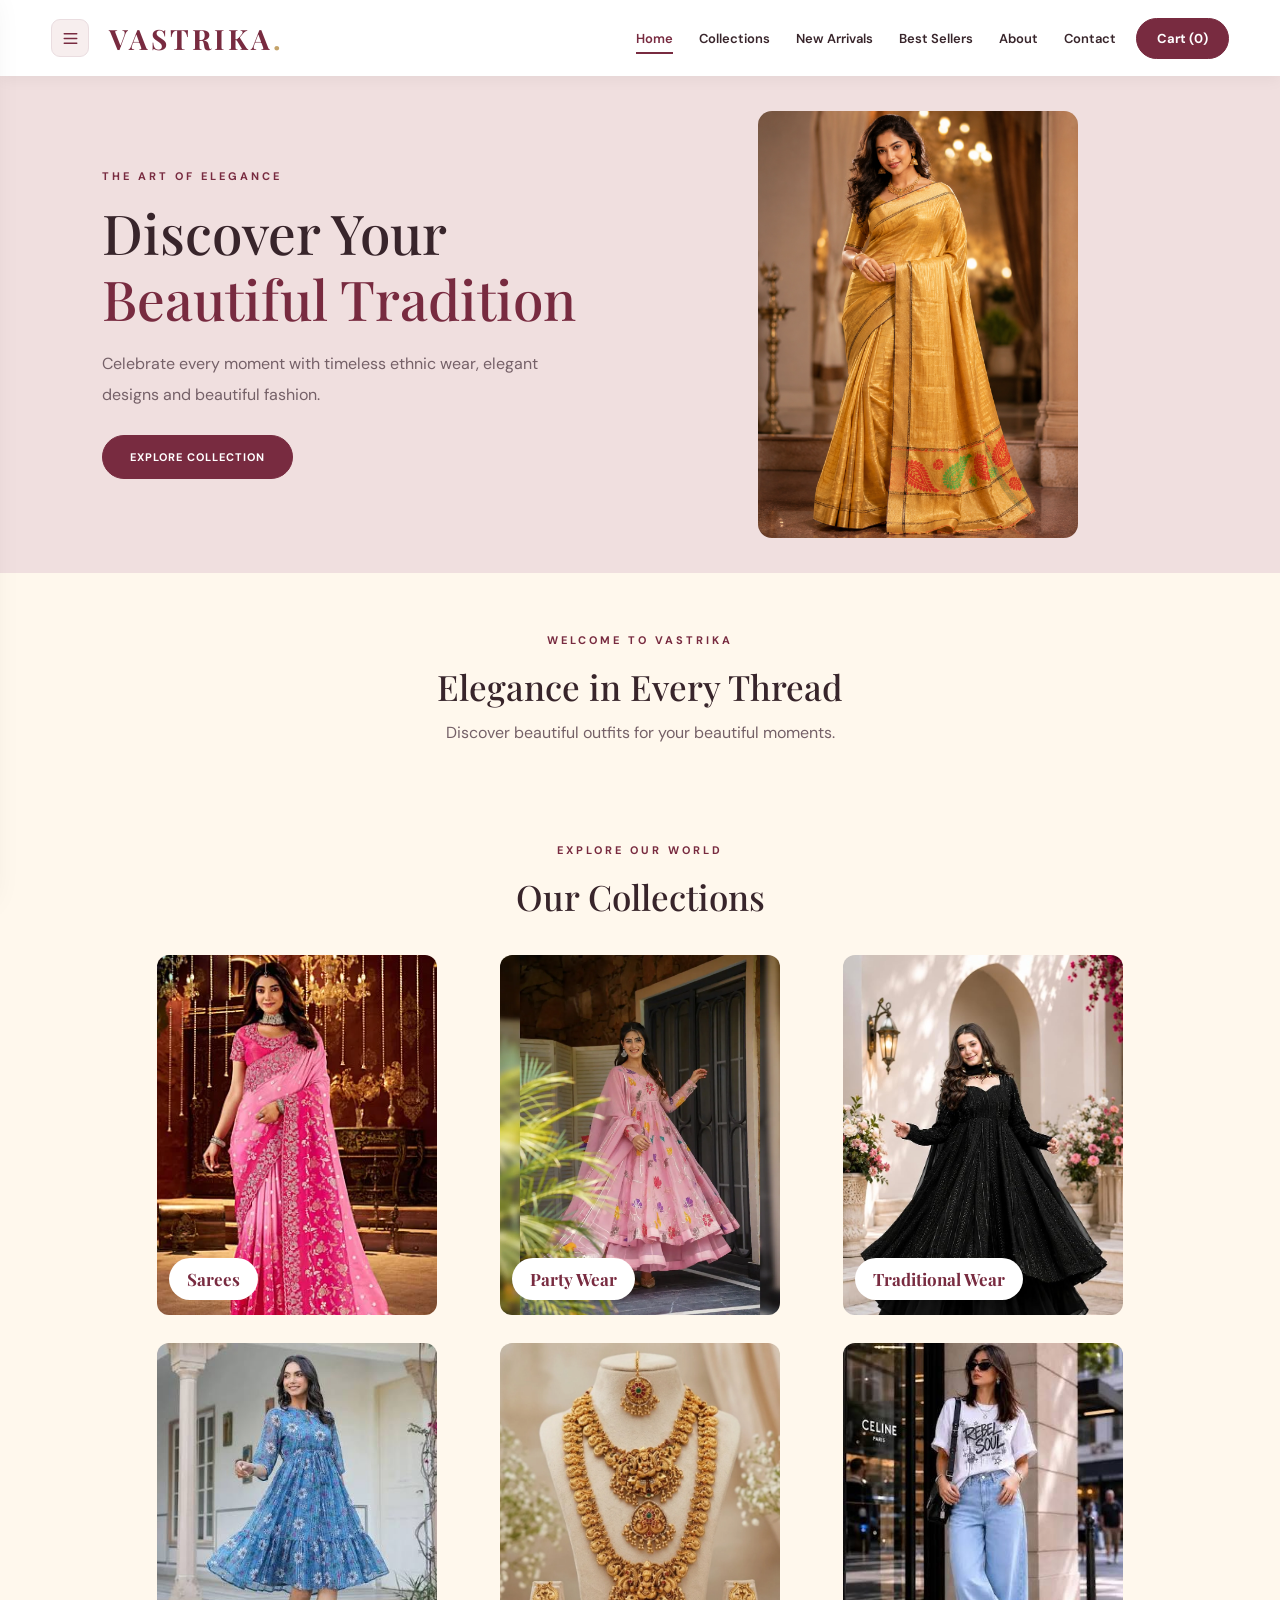
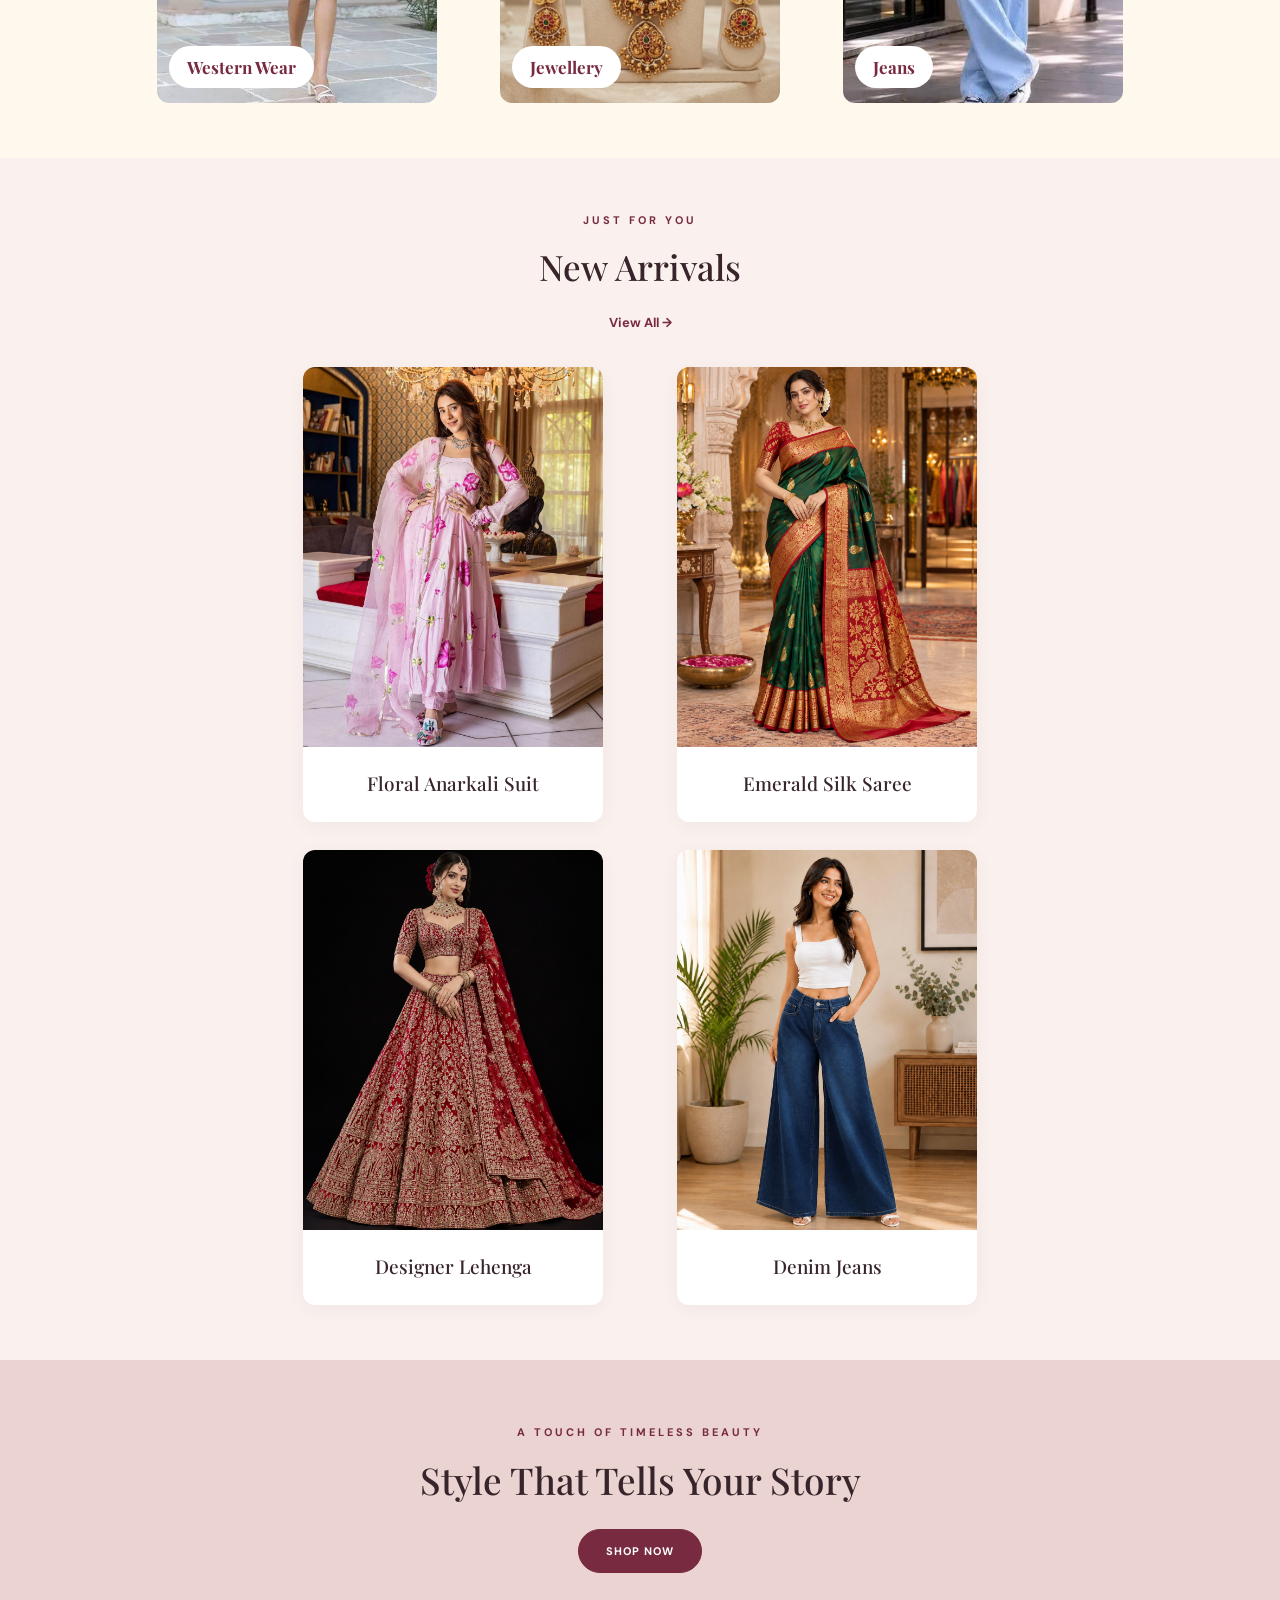
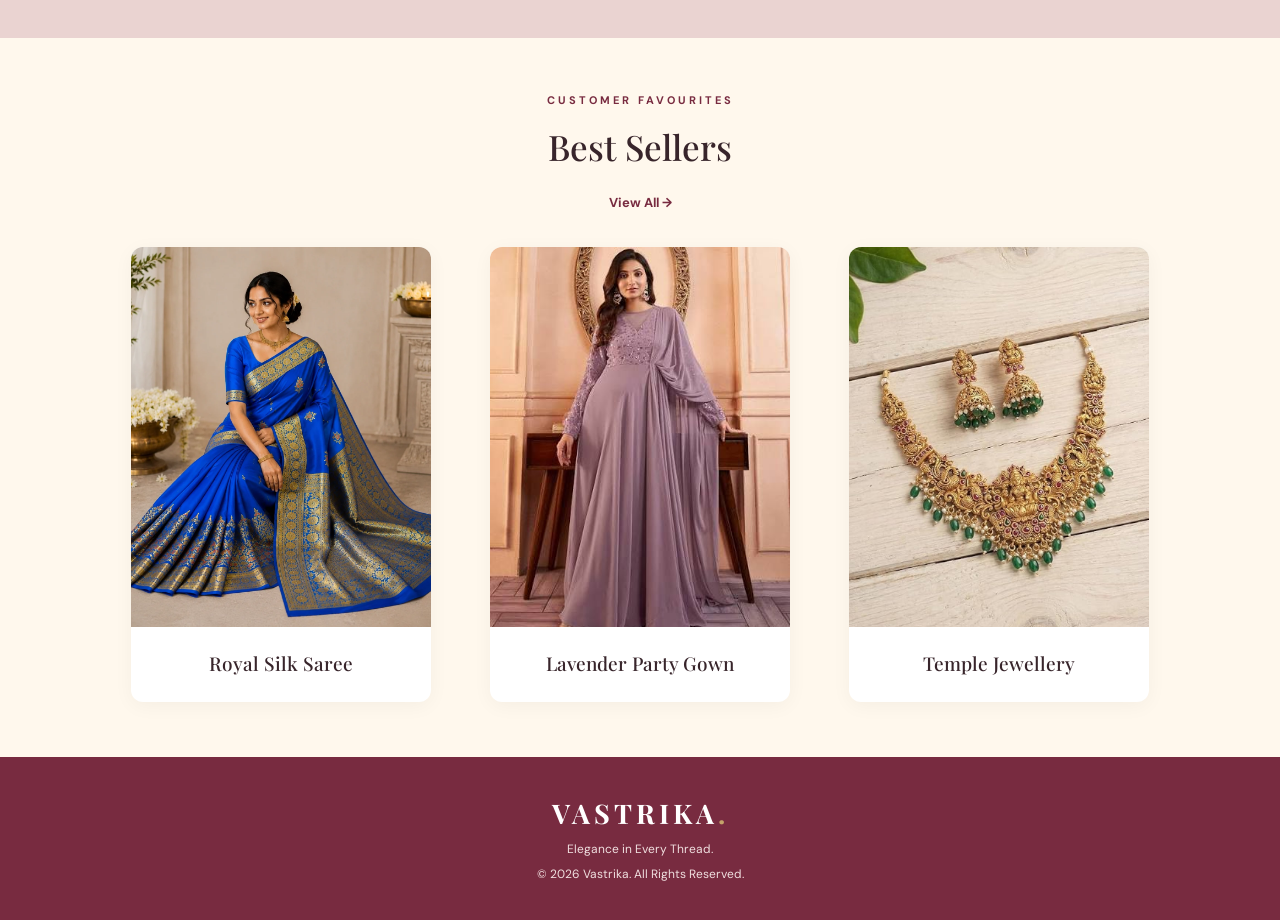
<file: index.html>
<!DOCTYPE html>
<html lang="en">
<head>
    <meta charset="UTF-8">
    <meta name="viewport" content="width=device-width, initial-scale=1.0">
    <title>Vastrika | Boutique</title>
    <link rel="stylesheet" href="css/style.css">
    <script src="script.js" defer></script>
    <script src="menu.js" defer></script>
</head>
<body>

<header class="header">
    <a href="index.html" class="logo">VASTRIKA<span>.</span></a>

    <nav>
        <a href="index.html">Home</a>
        <a href="collections.html">Collections</a>
        <a href="arrivals.html">New Arrivals</a>
        <a href="bestsellers.html">Best Sellers</a>
        <a href="about.html">About</a>
        <a href="contact.html">Contact</a>
    </nav>

    <a href="cart.html" class="bag">
        Cart (<span class="cart-count">0</span>)
    </a>
</header>

<!-- HOME BANNER -->

<section class="hero">
    <div class="hero-content">
        <p class="eyebrow">THE ART OF ELEGANCE</p>

        <h1>
            Discover Your<br>
            <span>Beautiful Tradition</span>
        </h1>

        <p>
            Celebrate every moment with timeless ethnic wear,
            elegant designs and beautiful fashion.
        </p>

        <a href="collections.html" class="btn">
            EXPLORE COLLECTION
        </a>
    </div>

    <div class="hero-image">
        <img src="static/images/banner.jpg" alt="Vastrika Fashion">
    </div>
</section>

<!-- INTRO -->

<section class="intro">
    <p class="eyebrow">WELCOME TO VASTRIKA</p>
    <h2>Elegance in Every Thread</h2>
    <p>Discover beautiful outfits for your beautiful moments.</p>
</section>

<!-- OUR COLLECTIONS -->

<section class="section">
    <div class="section-heading">
        <p class="eyebrow">EXPLORE OUR WORLD</p>
        <h2>Our Collections</h2>
    </div>

    <div class="category-grid">

        <a href="collections.html?category=saree" class="category-card">
            <img src="static/images/saree.jpg" alt="Sarees">
            <h3>Sarees</h3>
        </a>

        <a href="collections.html?category=party" class="category-card">
            <img src="static/images/Party Wear.jpg" alt="Party Wear">
            <h3>Party Wear</h3>
        </a>

        <a href="collections.html?category=traditional" class="category-card">
            <img src="static/images/traditional wear.jpg" alt="Traditional Wear">
            <h3>Traditional Wear</h3>
        </a>

        <a href="collections.html?category=western" class="category-card">
            <img src="static/images/western wear.jpg" alt="Western Wear">
            <h3>Western Wear</h3>
        </a>

        <a href="collections.html?category=jewellery" class="category-card">
            <img src="static/images/jewellery.jpg" alt="Jewellery">
            <h3>Jewellery</h3>
        </a>

        <a href="collections.html?category=jeans" class="category-card">
            <img src="static/images/jeans.jpg" alt="Jeans">
            <h3>Jeans</h3>
        </a>

    </div>
</section>

<!-- NEW ARRIVALS -->

<section class="section soft-bg">
    <div class="section-heading">
        <p class="eyebrow">JUST FOR YOU</p>
        <h2>New Arrivals</h2>
        <a href="arrivals.html" class="text-link">View All →</a>
    </div>

    <div class="product-grid home-grid" id="home-arrivals"></div>
</section>

<!-- PROMOTION -->

<section class="promo">
    <p class="eyebrow">A TOUCH OF TIMELESS BEAUTY</p>
    <h2>Style That Tells Your Story</h2>
    <a href="collections.html" class="btn">SHOP NOW</a>
</section>

<!-- BEST SELLERS -->

<section class="section">
    <div class="section-heading">
        <p class="eyebrow">CUSTOMER FAVOURITES</p>
        <h2>Best Sellers</h2>
        <a href="bestsellers.html" class="text-link">View All →</a>
    </div>

    <div class="product-grid home-grid" id="home-bestsellers"></div>
</section>

<footer class="footer">
    <h2>VASTRIKA<span>.</span></h2>
    <p>Elegance in Every Thread.</p>
    <p>© 2026 Vastrika. All Rights Reserved.</p>
</footer>

</body>
</html>
</file>
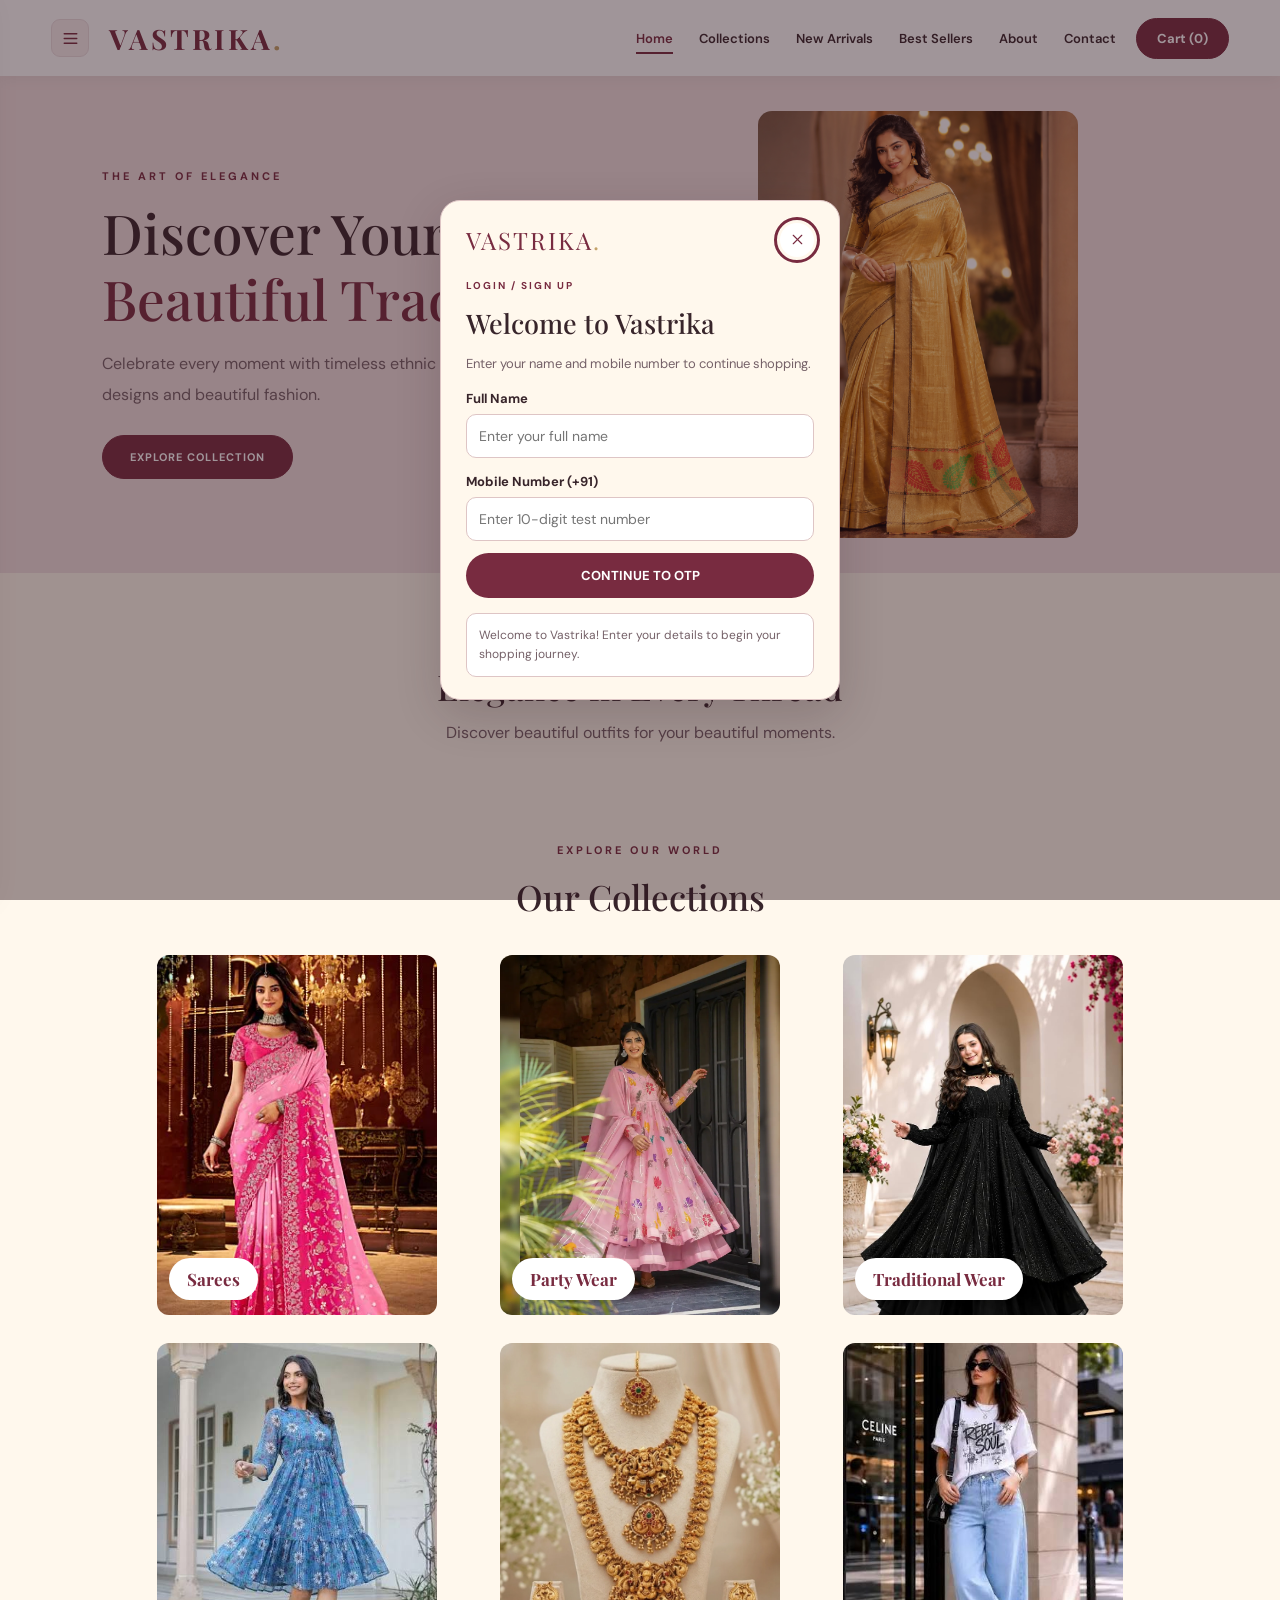
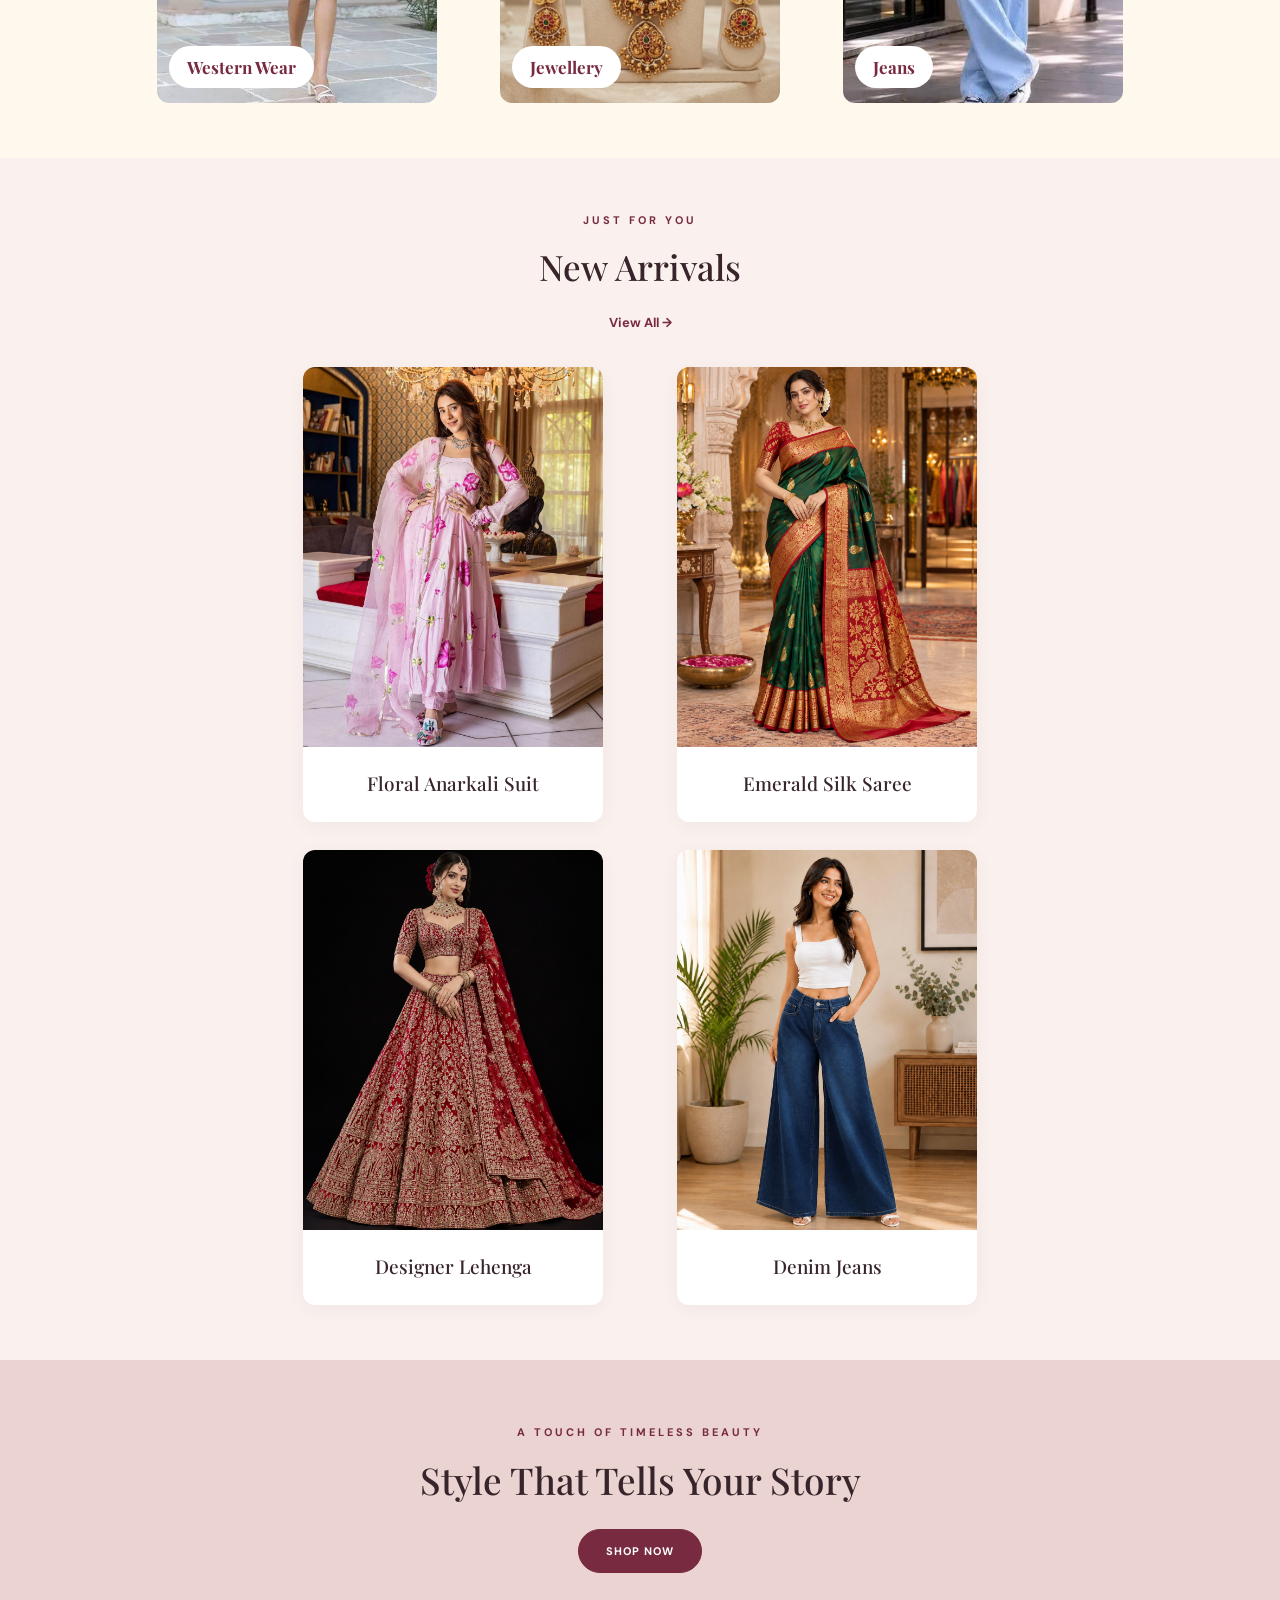
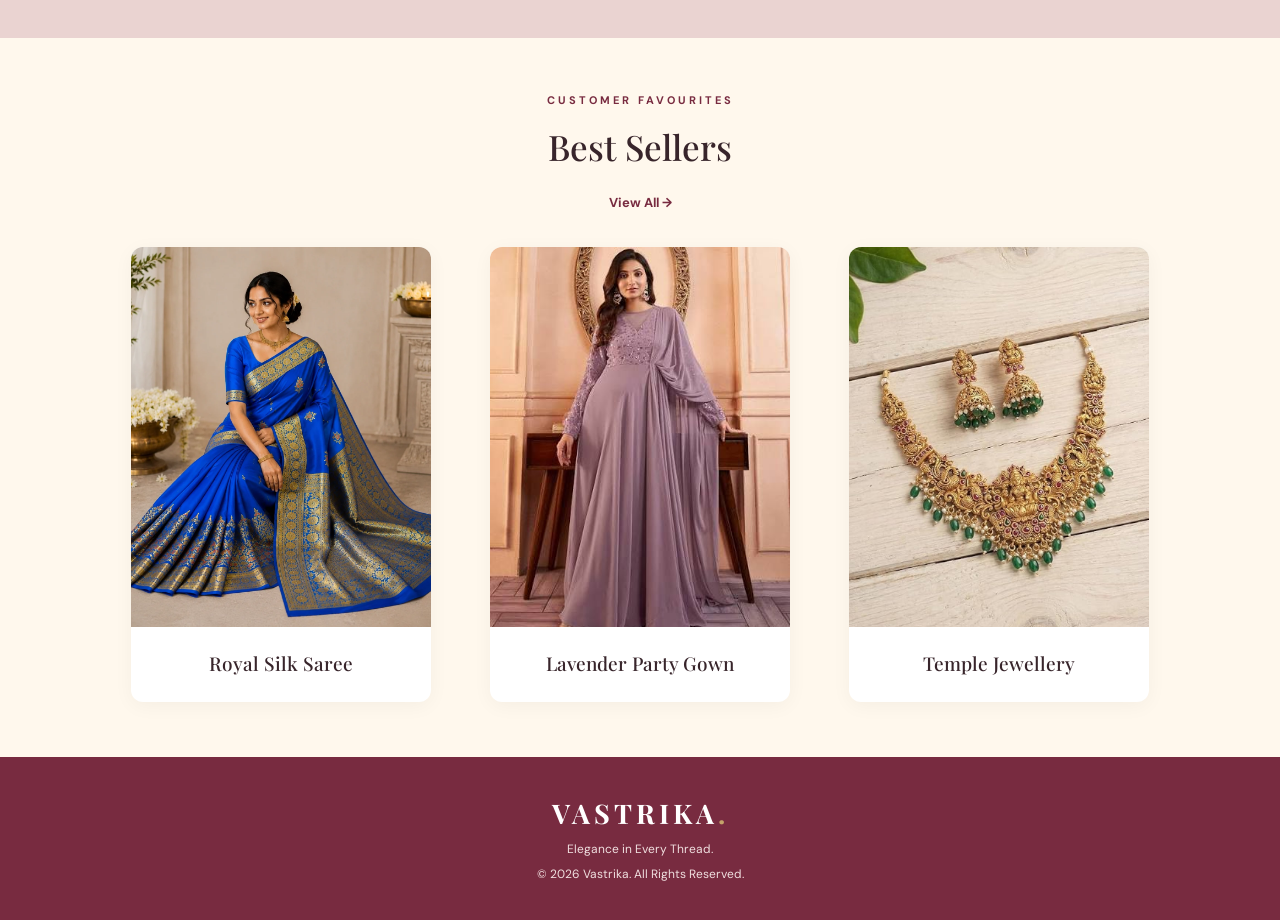
<file: about.html>
<!DOCTYPE html>
<html lang="en">
<head>
<meta charset="UTF-8">
<meta name="viewport" content="width=device-width, initial-scale=1.0">
<title>About | Vastrika</title>
<link rel="stylesheet" href="css/style.css">
<script src="script.js" defer></script>
<script src="menu.js" defer></script>
</head>
<body>

<header class="header">
<a href="index.html" class="logo">VASTRIKA<span>.</span></a>
<nav>
<a href="index.html">Home</a>
<a href="collections.html">Collections</a>
<a href="arrivals.html">New Arrivals</a>
<a href="bestsellers.html">Best Sellers</a>
<a href="about.html">About</a>
<a href="contact.html">Contact</a>
</nav>
<a href="cart.html" class="bag">Cart (<span class="cart-count">0</span>)</a>
</header>

<section class="page-banner">
<p class="eyebrow">OUR STORY</p>
<h1>About Vastrika</h1>
<p>Where tradition meets modern elegance.</p>
</section>

<section class="about-section">
<div class="about-image">
<img src="static/images/banner.jpg" alt="Vastrika Boutique">
</div>

<div class="about-content">
<p class="eyebrow">WELCOME TO VASTRIKA</p>
<h2>Beauty. Tradition. Elegance.</h2>
<p>Vastrika celebrates the beauty of fashion with a carefully selected collection of ethnic wear, modern outfits and timeless accessories.</p>
<p>From elegant sarees to beautiful designer lehengas, every style is selected to make your special moments memorable.</p>
<a href="collections.html" class="btn">EXPLORE COLLECTIONS</a>
</div>
</section>

<footer class="footer">
<h2>VASTRIKA<span>.</span></h2>
<p>Elegance in Every Thread.</p>
<p>© 2026 Vastrika. All Rights Reserved.</p>
</footer>

</body>
</html>
</file>
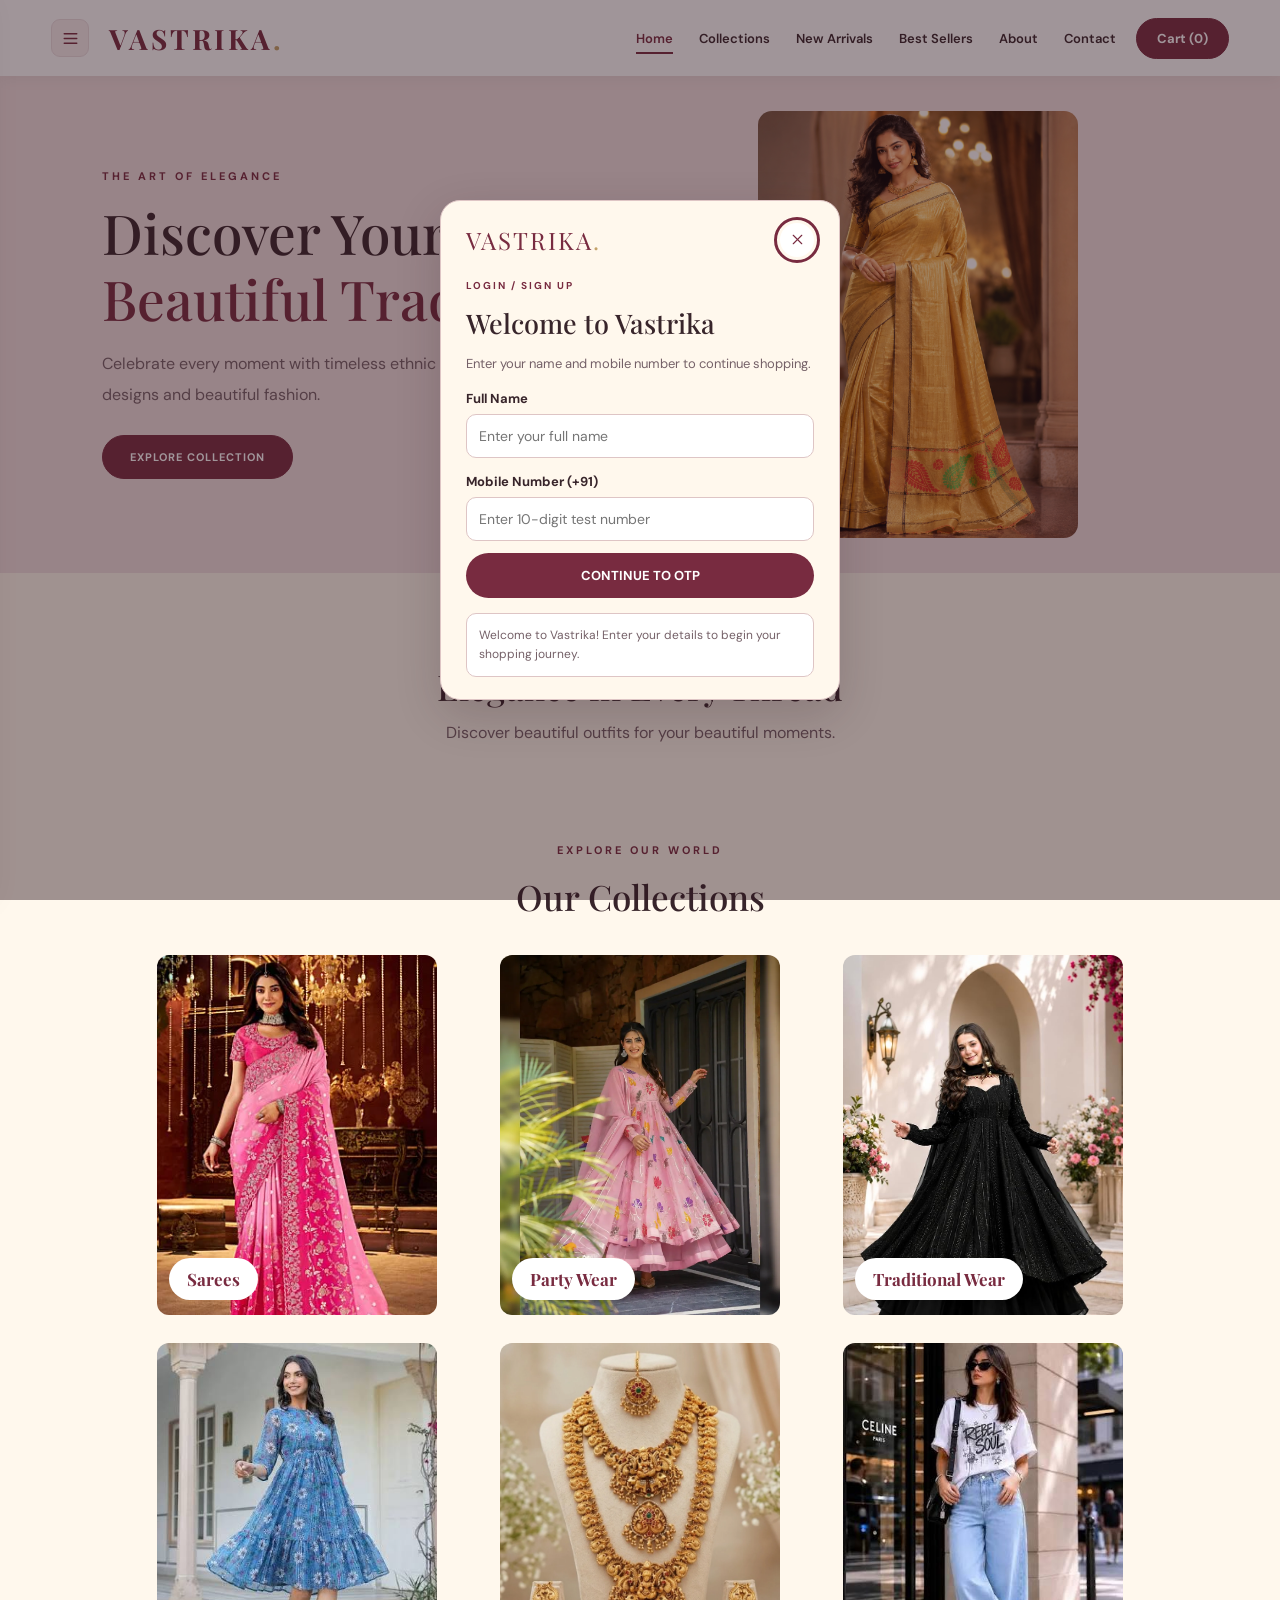
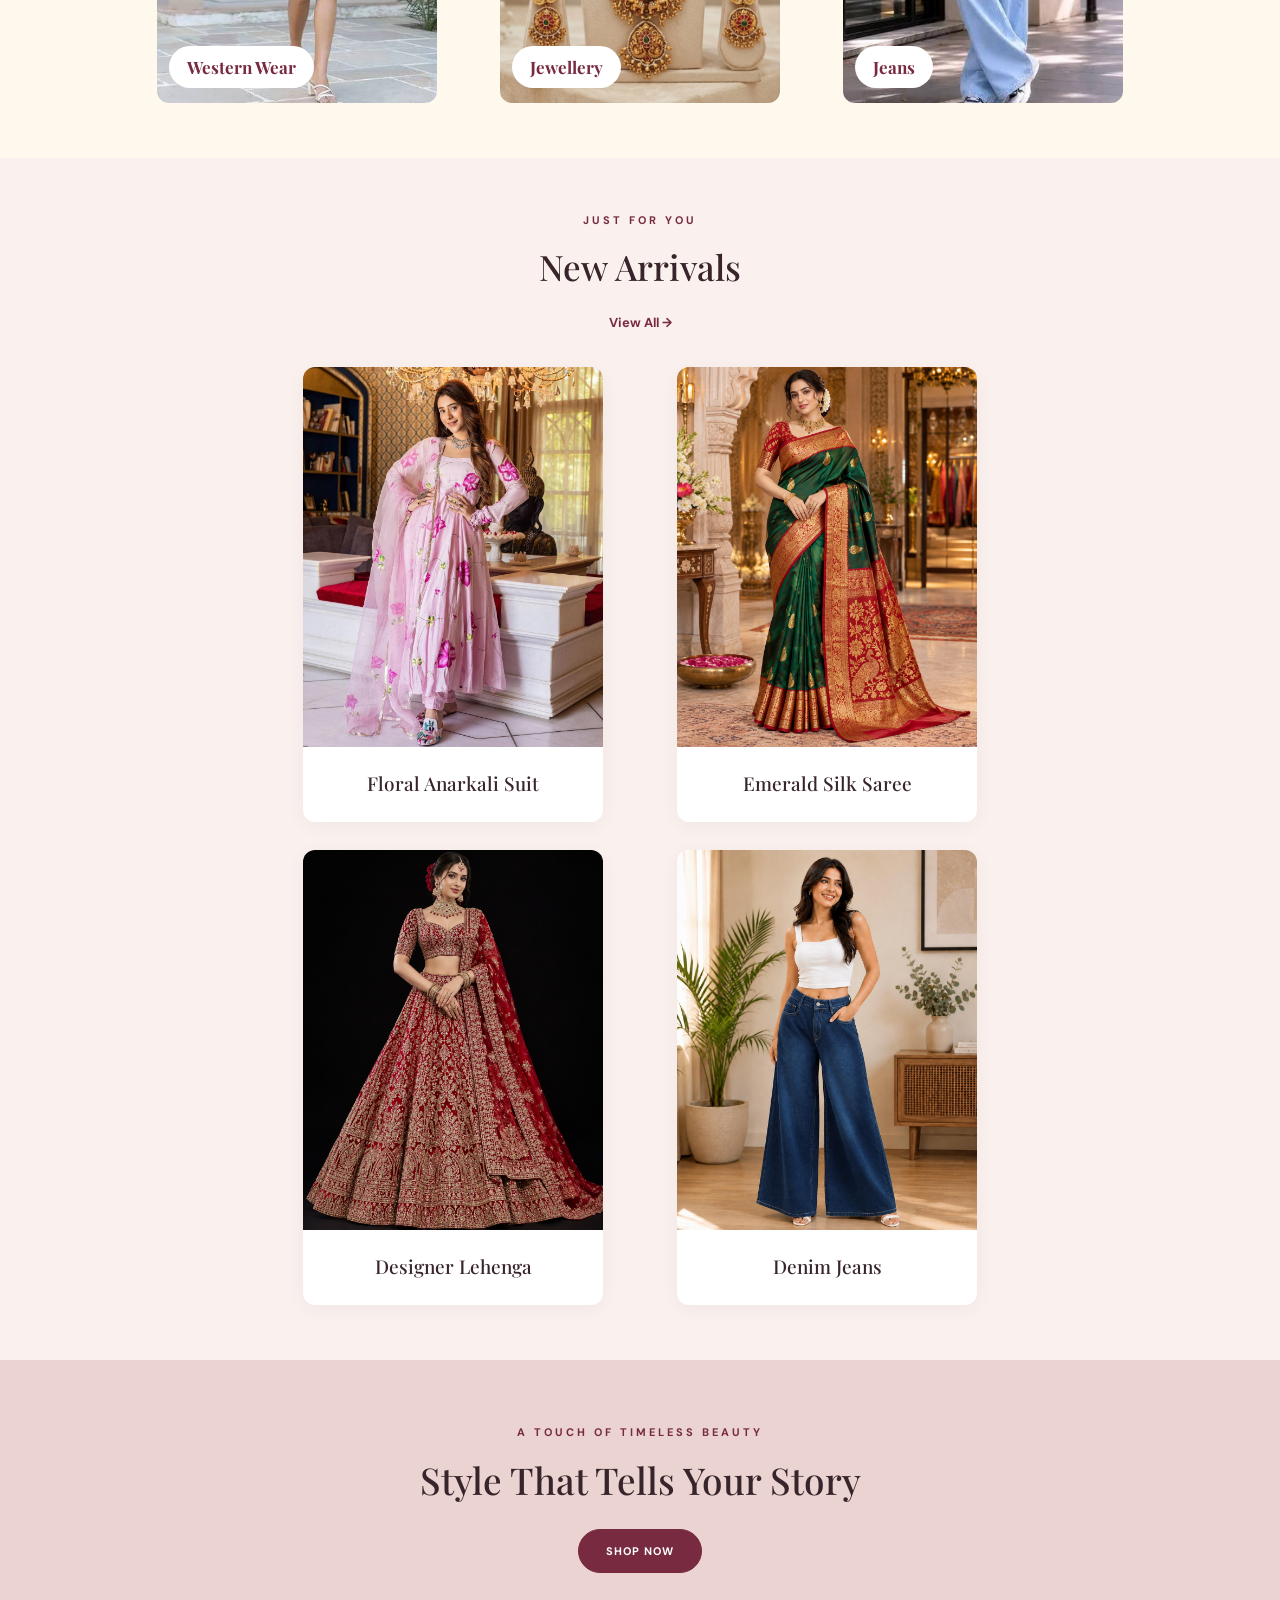
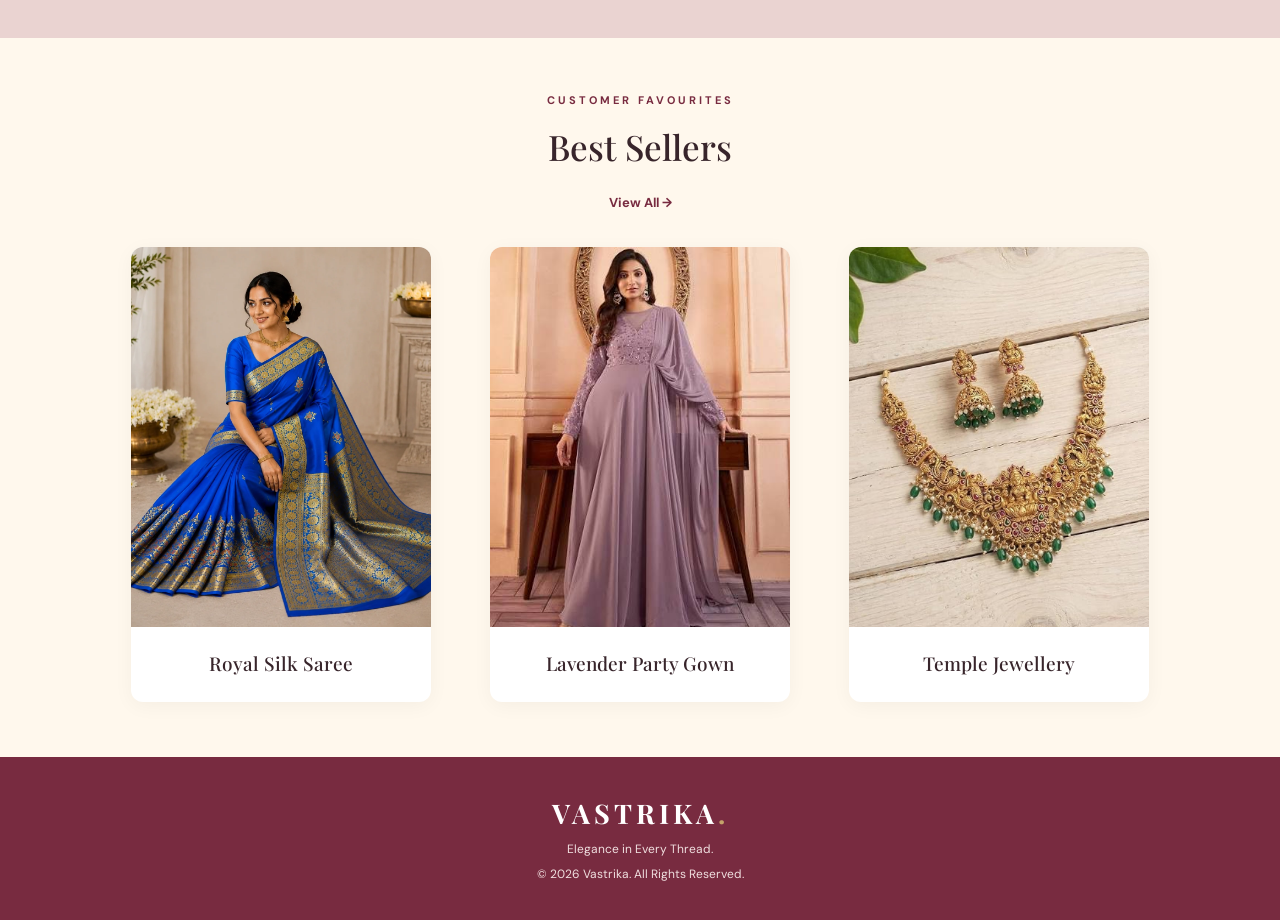
<file: arrivals.html>
<!DOCTYPE html>
<html lang="en">
<head>
<meta charset="UTF-8">
<meta name="viewport" content="width=device-width, initial-scale=1.0">
<title>New Arrivals | Vastrika</title>
<link rel="stylesheet" href="css/style.css">
<script src="script.js" defer></script>
<script src="menu.js" defer></script>
</head>
<body>

<header class="header">
    <a href="index.html" class="logo">VASTRIKA<span>.</span></a>
    <nav>
        <a href="index.html">Home</a>
        <a href="collections.html">Collections</a>
        <a href="arrivals.html">New Arrivals</a>
        <a href="bestsellers.html">Best Sellers</a>
        <a href="about.html">About</a>
        <a href="contact.html">Contact</a>
    </nav>
    <a href="cart.html" class="bag">Cart (<span class="cart-count">0</span>)</a>
</header>

<section class="page-banner">
    <p class="eyebrow">FRESH FROM VASTRIKA</p>
    <h1>New Arrivals</h1>
    <p>Discover our latest beautiful styles.</p>
</section>

<section class="section">
    <div class="product-grid arrivals-grid" id="arrivals-products"></div>
</section>

<footer class="footer">
    <h2>VASTRIKA<span>.</span></h2>
    <p>Elegance in Every Thread.</p>
    <p>© 2026 Vastrika. All Rights Reserved.</p>
</footer>

</body>
</html>
</file>
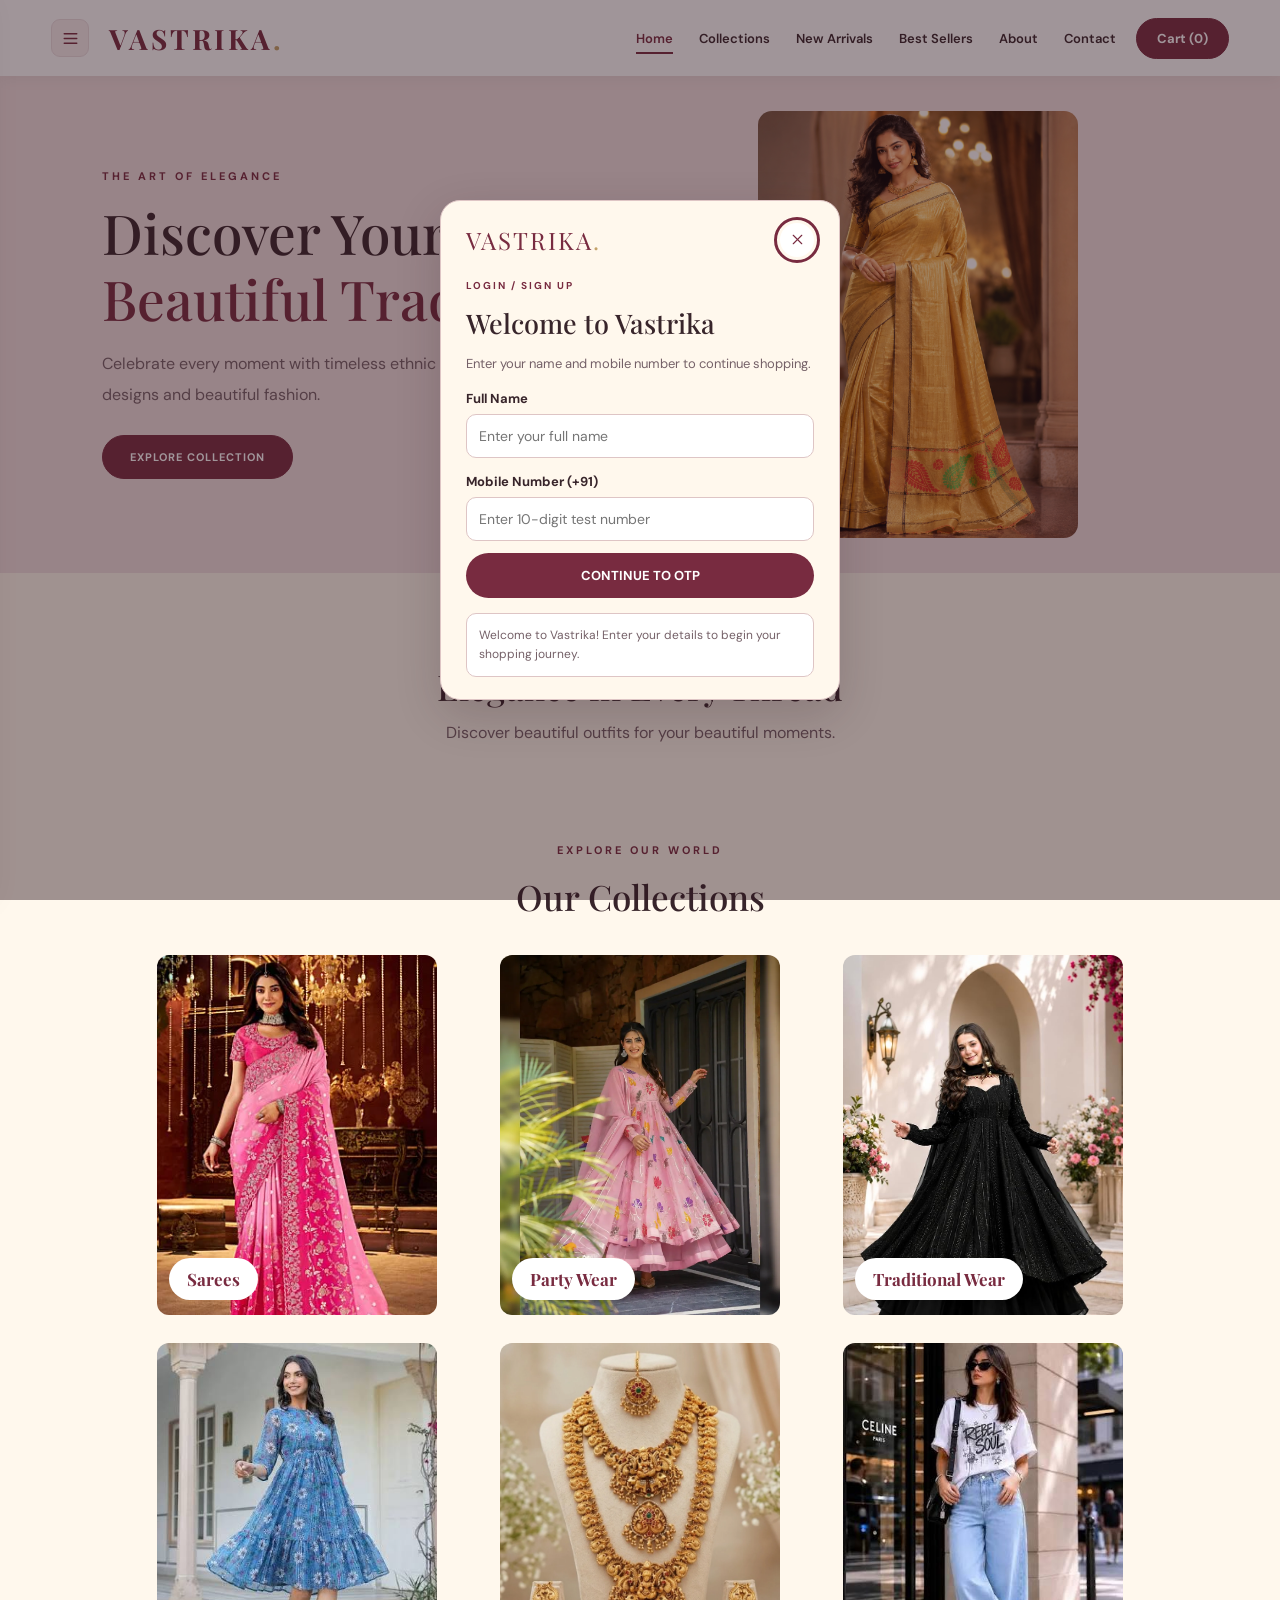
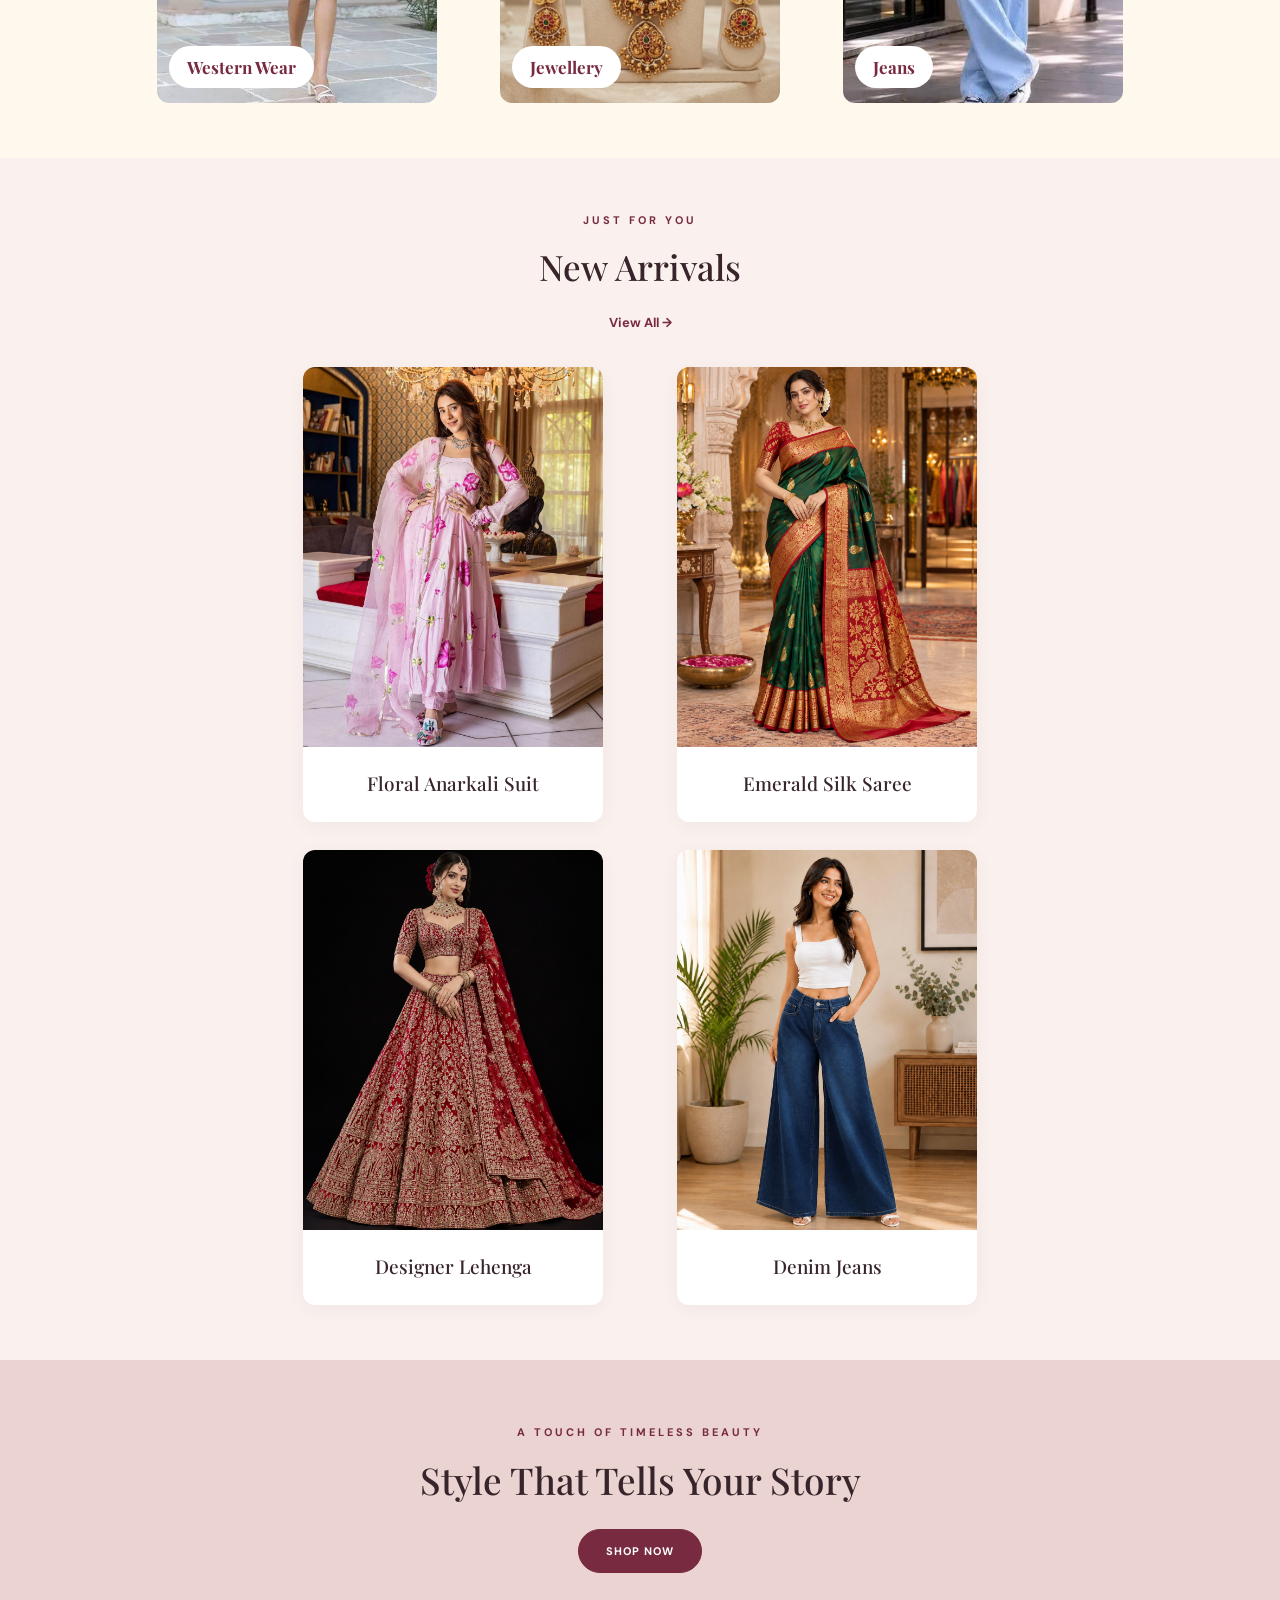
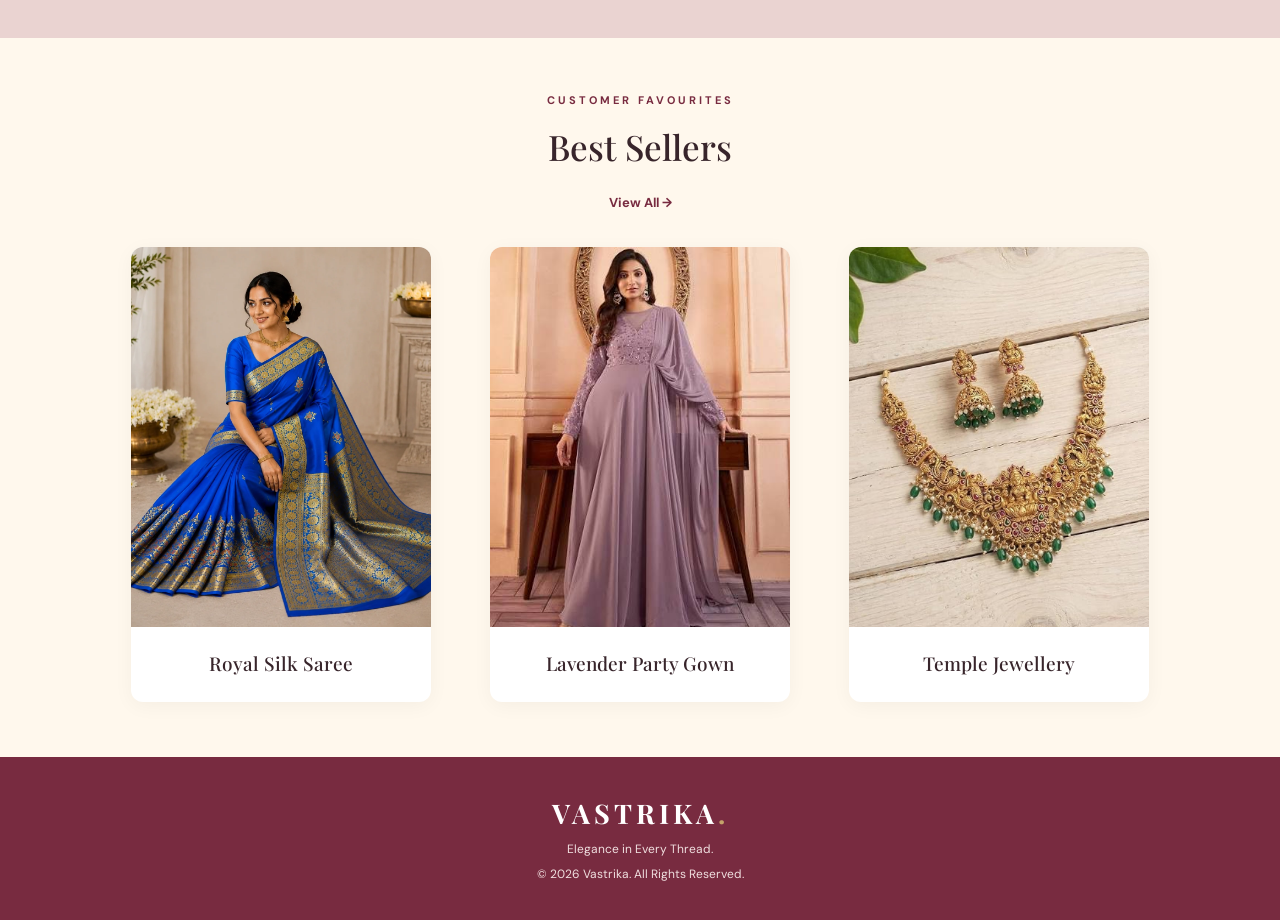
<file: bestsellers.html>
<!DOCTYPE html>
<html lang="en">
<head>
<meta charset="UTF-8">
<meta name="viewport" content="width=device-width, initial-scale=1.0">
<title>Best Sellers | Vastrika</title>
<link rel="stylesheet" href="css/style.css">
<script src="script.js" defer></script>
<script src="menu.js" defer></script>
</head>
<body>

<header class="header">
    <a href="index.html" class="logo">VASTRIKA<span>.</span></a>
    <nav>
        <a href="index.html">Home</a>
        <a href="collections.html">Collections</a>
        <a href="arrivals.html">New Arrivals</a>
        <a href="bestsellers.html">Best Sellers</a>
        <a href="about.html">About</a>
        <a href="contact.html">Contact</a>
    </nav>
    <a href="cart.html" class="bag">Cart (<span class="cart-count">0</span>)</a>
</header>

<section class="page-banner">
    <p class="eyebrow">LOVED BY EVERYONE</p>
    <h1>Best Sellers</h1>
    <p>Our most-loved styles, selected for you.</p>
</section>

<section class="section">
    <div class="product-grid bestsellers-grid" id="bestsellers-products"></div>
</section>

<footer class="footer">
    <h2>VASTRIKA<span>.</span></h2>
    <p>Elegance in Every Thread.</p>
    <p>© 2026 Vastrika. All Rights Reserved.</p>
</footer>

</body>
</html>
</file>
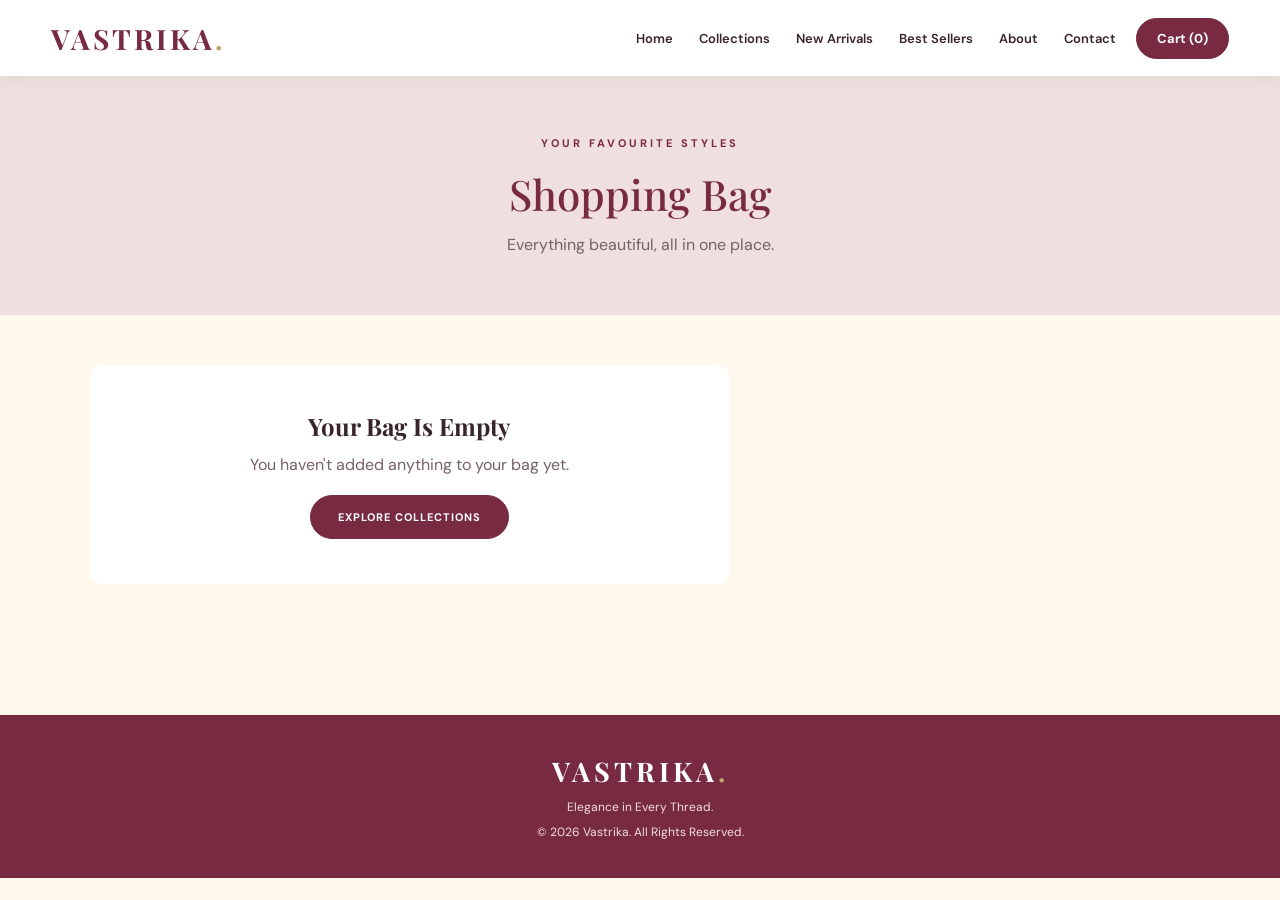
<file: cart.html>
<!DOCTYPE html>
<html lang="en">
<head>
<meta charset="UTF-8">
<meta name="viewport" content="width=device-width, initial-scale=1.0">
<title>Shopping Bag | Vastrika</title>
<link rel="stylesheet" href="css/style.css">
<script src="script.js" defer></script>
</head>
<body>

<header class="header">
<a href="index.html" class="logo">VASTRIKA<span>.</span></a>
<nav>
<a href="index.html">Home</a>
<a href="collections.html">Collections</a>
<a href="arrivals.html">New Arrivals</a>
<a href="bestsellers.html">Best Sellers</a>
<a href="about.html">About</a>
<a href="contact.html">Contact</a>
</nav>
<a href="cart.html" class="bag">Cart (<span class="cart-count">0</span>)</a>
</header>

<section class="page-banner">
<p class="eyebrow">YOUR FAVOURITE STYLES</p>
<h1>Shopping Bag</h1>
<p>Everything beautiful, all in one place.</p>
</section>

<section class="cart-section">

<div id="cart-items"></div>

<div class="cart-summary" id="cart-summary">
<h2>Order Summary</h2>

<div class="summary-row">
<span>Subtotal</span>
<strong id="cart-subtotal">₹0</strong>
</div>

<div class="summary-row">
<span>Delivery</span>
<strong>Calculated at checkout</strong>
</div>

<div class="summary-row total-row">
<span>Total</span>
<strong id="cart-total">₹0</strong>
</div>

<button class="btn checkout-btn" id="checkout-btn">
PROCEED TO CHECKOUT
</button>

<a href="collections.html" class="continue-link">Continue Shopping</a>
</div>

</section>

<footer class="footer">
<h2>VASTRIKA<span>.</span></h2>
<p>Elegance in Every Thread.</p>
<p>© 2026 Vastrika. All Rights Reserved.</p>
</footer>

</body>
</html>
</file>
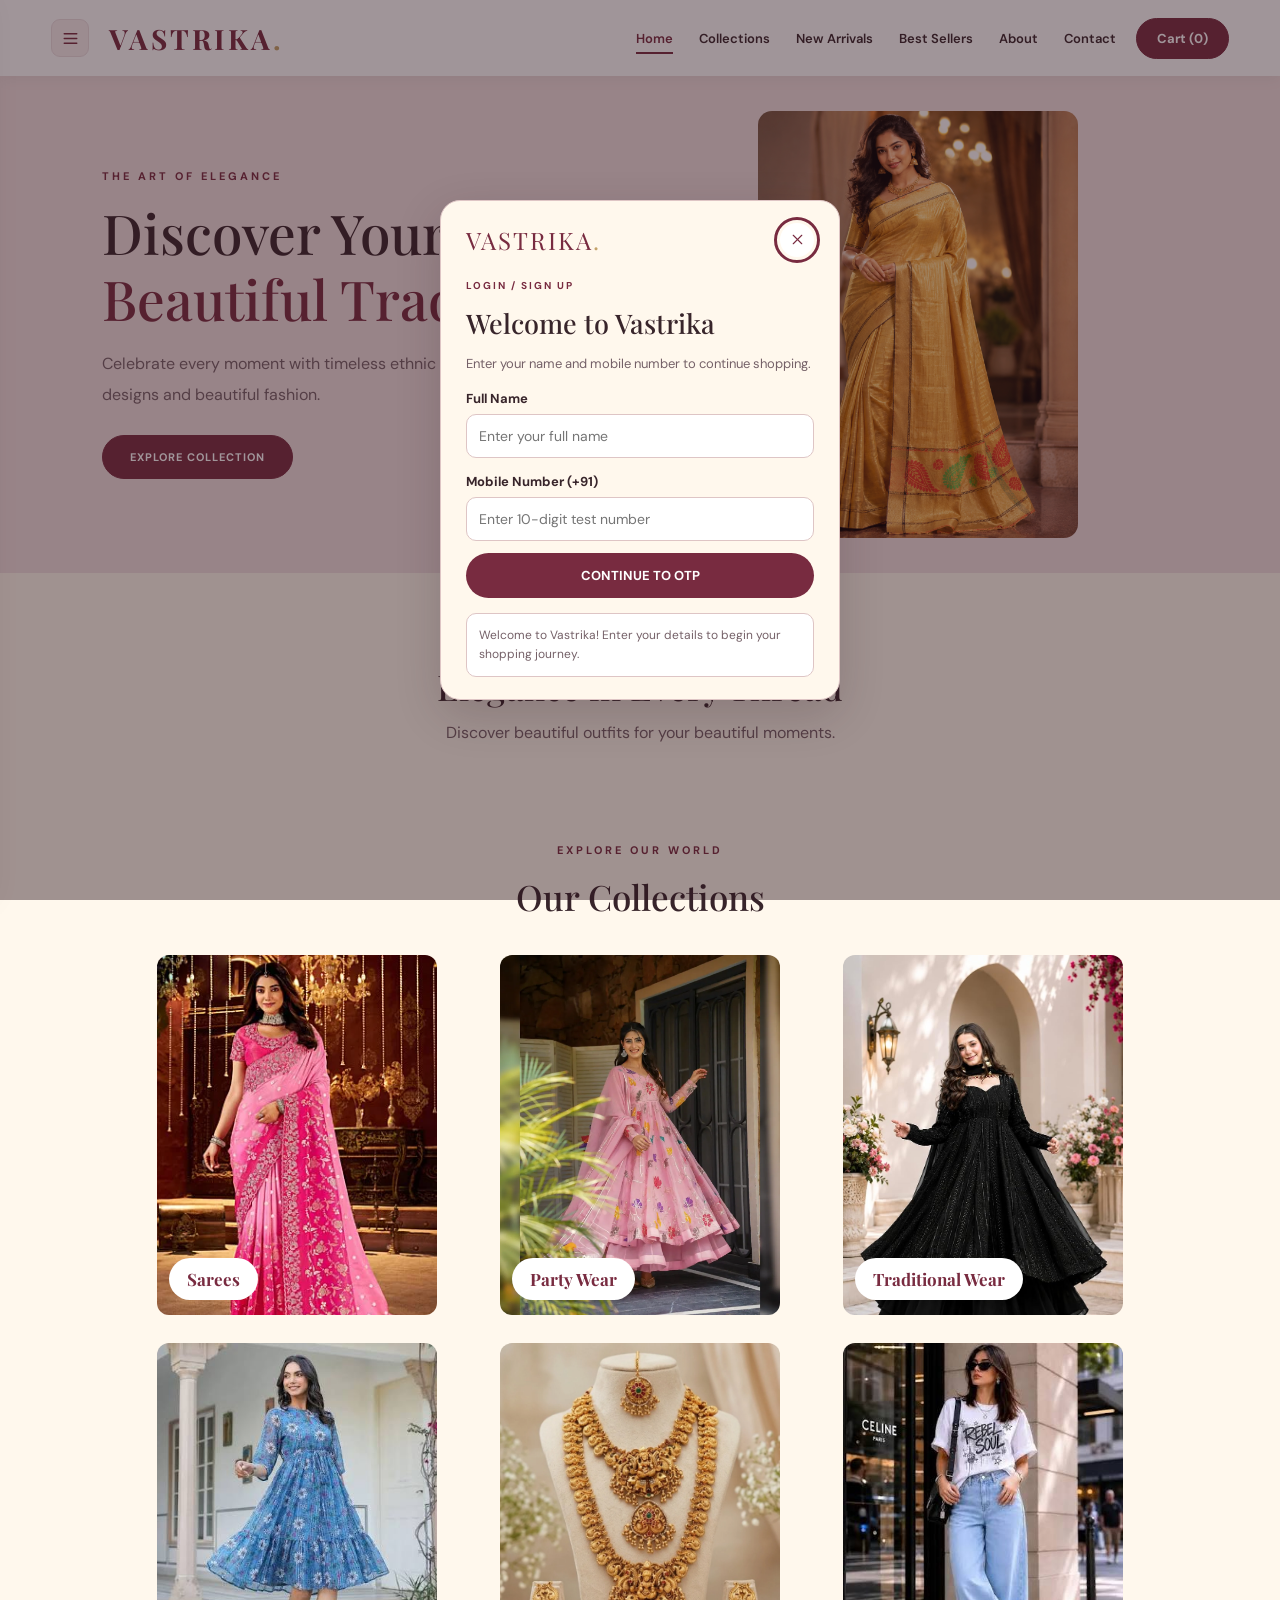
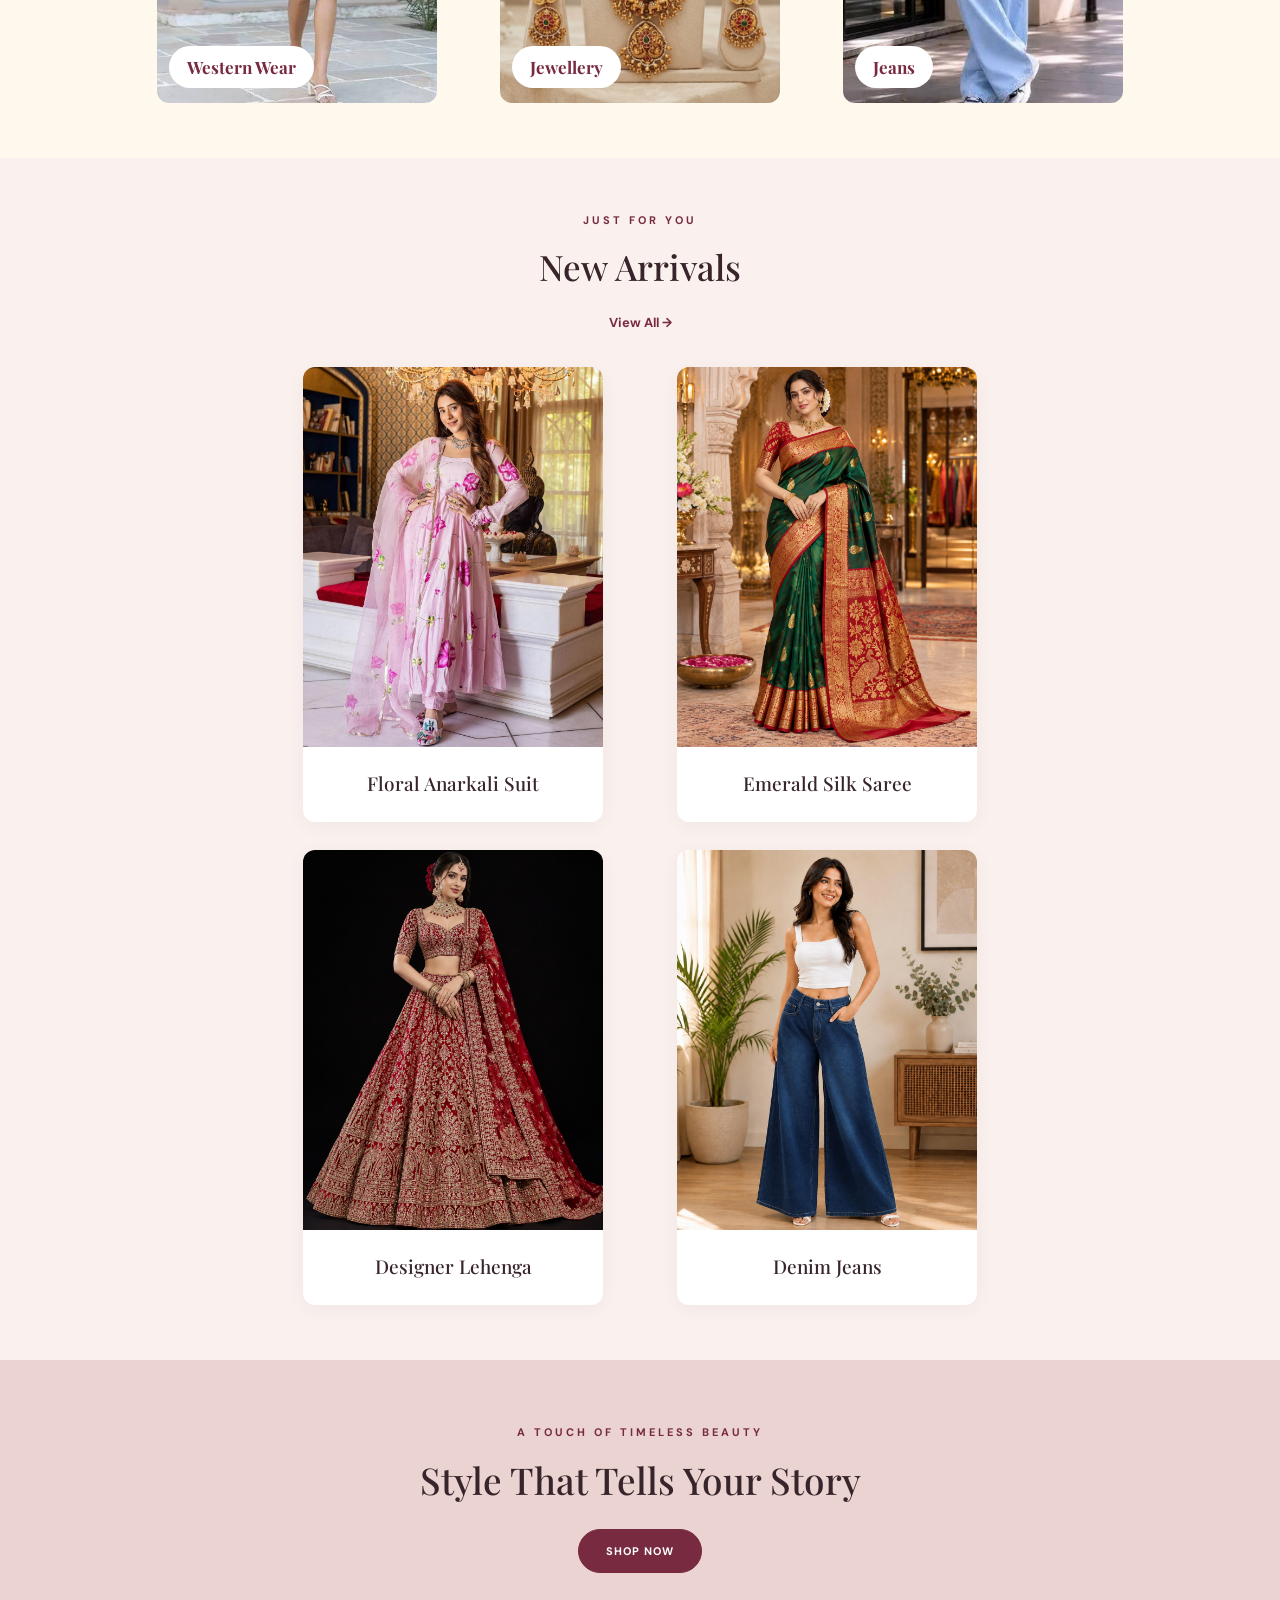
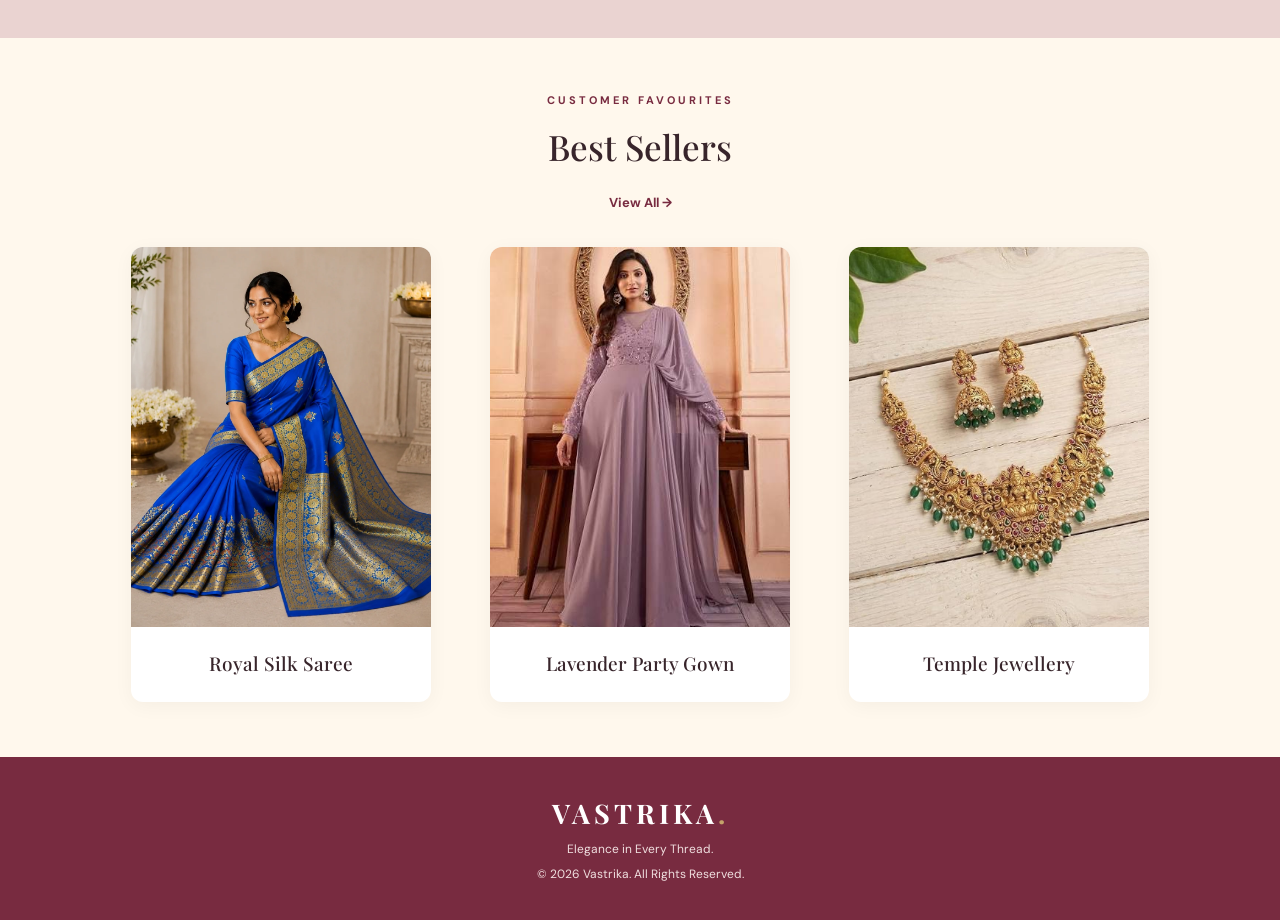
<file: checkout.html>
<!DOCTYPE html>
<html lang="en">

<head>

    <meta charset="UTF-8">

    <meta name="viewport"
          content="width=device-width, initial-scale=1.0">

    <title>Secure Checkout | Vastrika</title>

    <link rel="stylesheet" href="css/style.css">

    <script src="script.js" defer></script>

    <script src="menu.js" defer></script>

    <style>

        /* =========================================
           VASTRIKA CHECKOUT
           ROYAL MAROON AND IVORY THEME
        ========================================= */

        :root {
            --checkout-primary: #782b40;
            --checkout-hover: #591d2e;
            --checkout-cream: #fff8ed;
            --checkout-light: #faf0ed;
            --checkout-soft: #f0dfdf;
            --checkout-border: #dec5c5;
            --checkout-dark: #38252b;
            --checkout-text: #756168;
        }

        /* =========================================
           CHECKOUT PAGE
        ========================================= */

        .checkout-page {
            background: var(--checkout-cream);
            min-height: 70vh;
            padding-bottom: 65px;
        }

        /* CHECKOUT BANNER */

        .checkout-banner {
            text-align: center;
            padding: 50px 16px;
            background: var(--checkout-soft) !important;
            background-image: none !important;
        }

        .checkout-banner h1 {
            font-family: 'Playfair Display',
                         Georgia, serif;
            font-size: 42px;
            font-weight: 500;
            color: var(--checkout-primary);
        }

        .checkout-banner p {
            color: var(--checkout-text);
            margin-top: 10px;
            line-height: 1.7;
        }

        /* =========================================
           CHECKOUT CONTAINER
        ========================================= */

        .checkout-container {
            max-width: 1140px;
            margin: 40px auto 0;
            padding: 0 18px;

            display: grid;
            grid-template-columns: 1.2fr 0.9fr;

            align-items: start;
            gap: 25px;
        }

        .checkout-form,
        .checkout-summary,
        .checkout-message {
            background: #ffffff;
            border: 1px solid var(--checkout-border);
            border-radius: 16px;
            padding: 30px;

            box-shadow:
                0 6px 30px rgba(65,30,50,.055);
        }

        .checkout-form h2,
        .checkout-summary h2 {
            margin-bottom: 24px;

            font-family: 'Playfair Display',
                         Georgia, serif;

            font-size: 27px;
            font-weight: 500;
            color: var(--checkout-primary);
        }

        /* =========================================
           DELIVERY INFORMATION FORM
        ========================================= */

        .checkout-fields {
            display: grid;

            grid-template-columns:
                repeat(2, minmax(0, 1fr));

            gap: 16px;
        }

        .checkout-field {
            display: flex;
            flex-direction: column;
            gap: 7px;
        }

        .checkout-field.full {
            grid-column: 1 / -1;
        }

        .checkout-field label {
            font-weight: 600;
            font-size: 13px;
            color: var(--checkout-dark);
        }

        .checkout-field input,
        .checkout-field textarea {
            width: 100%;
            padding: 12px 13px;

            border: 1px solid var(--checkout-border);
            border-radius: 9px;

            background: #ffffff;
            color: var(--checkout-dark);

            font: inherit;
            outline: none;

            transition: .2s ease;
        }

        .checkout-field input::placeholder,
        .checkout-field textarea::placeholder {
            color: #96858a;
        }

        .checkout-field input:focus,
        .checkout-field textarea:focus {
            outline: none;
            border-color: var(--checkout-primary);

            box-shadow:
                0 0 0 3px rgba(120,43,64,.08);
        }

        .checkout-field textarea {
            resize: vertical;
            min-height: 85px;
        }

        /* =========================================
           CASH ON DELIVERY PAYMENT BOX
        ========================================= */

        .payment-option {
            margin: 22px 0 17px;
            padding: 18px;

            border-radius: 12px;
            border: 1px solid var(--checkout-border);

            background: var(--checkout-light) !important;
            background-image: none !important;
        }

        .payment-option strong {
            display: block;
            margin-bottom: 7px;

            color: var(--checkout-primary);

            font-size: 16px;
            font-weight: 700;
        }

        .payment-option p,
        .checkout-note {
            color: var(--checkout-text);
            font-size: 13px;
            line-height: 1.7;
        }

        /* =========================================
           CONFIRM COD ORDER BUTTON
        ========================================= */

        .checkout-submit {
            display: block;
            width: 100%;

            border: 1px solid var(--checkout-primary);
            border-radius: 30px;

            padding: 15px;
            margin-top: 18px;

            background: var(--checkout-primary) !important;
            background-image: none !important;

            color: #ffffff !important;

            font-size: 14px;
            font-weight: 700;

            cursor: pointer;
            transition: .3s ease;
        }

        .checkout-submit:hover {
            background: var(--checkout-hover) !important;
            border-color: var(--checkout-hover);

            transform: translateY(-2px);

            box-shadow:
                0 5px 15px rgba(120,43,64,.15);
        }

        .checkout-submit:disabled {
            opacity: .6;
            cursor: not-allowed;
            transform: none;
        }

        #checkout-error {
            color: #a92e4f;
            margin-top: 10px;
            font-size: 13px;
            line-height: 1.6;
        }

        #checkout-error:empty {
            display: none;
        }

        /* =========================================
           ORDER SUMMARY
        ========================================= */

        .checkout-item {
            display: flex;
            align-items: center;
            gap: 14px;

            padding: 14px 0;

            border-bottom:
                1px solid var(--checkout-border);
        }

        .checkout-item img {
            width: 77px;
            height: 92px;
            flex-shrink: 0;

            border-radius: 9px;

            background: var(--checkout-light);

            object-fit: contain;
            object-position: center top;
        }

        .checkout-item-info {
            display: flex;
            flex-direction: column;
            gap: 5px;

            font-size: 14px;
            min-width: 0;
        }

        .checkout-item-info strong {
            color: var(--checkout-dark);
            overflow-wrap: anywhere;
        }

        .checkout-item-info small {
            color: var(--checkout-text);
            font-size: 12px;
        }

        .checkout-item-info span {
            color: var(--checkout-primary);
            font-weight: 700;
        }

        /* ORDER SUBTOTAL */

        .checkout-total {
            display: flex;
            align-items: center;
            justify-content: space-between;

            gap: 10px;

            margin-top: 20px;
            padding-top: 18px;

            border-top:
                1px solid var(--checkout-border);

            color: var(--checkout-dark);

            font-size: 19px;
            font-weight: 700;
        }

        #checkout-subtotal {
            color: var(--checkout-primary);
        }

        /* BACK TO CART */

        .checkout-back {
            display: inline-block;

            margin-top: 18px;

            color: var(--checkout-primary);

            font-size: 13px;
            font-weight: 600;

            text-decoration: underline;
        }

        .checkout-back:hover {
            color: var(--checkout-hover);
        }

        /* =========================================
           EMPTY CART MESSAGE
        ========================================= */

        .checkout-message {
            max-width: 700px;
            margin: 35px auto 0;
            text-align: center;
        }

        .checkout-message h2 {
            font-family: 'Playfair Display',
                         Georgia, serif;

            font-size: 30px;
            font-weight: 500;

            color: var(--checkout-primary);

            margin: 12px 0;
        }

        .success-description {
            color: var(--checkout-text);
            font-size: 14px;
            line-height: 1.7;
            margin: 10px 0 18px;
        }

        .success-description strong {
            color: var(--checkout-primary);
        }

        /* =========================================
           SINGLE SCREEN ORDER CONFIRMATION

           THIS DESIGN APPLIES ONLY AFTER
           THE ORDER REQUEST HAS BEEN SAVED
        ========================================= */

        body:has(#checkout-confirmation:not([hidden])) {
            min-height: 100vh;
            min-height: 100dvh;

            display: flex;
            flex-direction: column;
        }

        /* HIDE LARGE SECURE CHECKOUT BANNER */

        body:has(#checkout-confirmation:not([hidden]))
        .checkout-banner {
            display: none !important;
        }

        /* COMPACT NAVIGATION HEADER */

        body:has(#checkout-confirmation:not([hidden]))
        .header {
            min-height: 60px;

            padding-top: 8px;
            padding-bottom: 8px;

            flex-shrink: 0;
        }

        /* CENTER CONFIRMATION CONTENT */

        body:has(#checkout-confirmation:not([hidden]))
        .checkout-page {
            flex: 1;

            min-height: 0;

            display: flex;
            align-items: center;
            justify-content: center;

            padding: 16px 20px;
        }

        /* =========================================
           COMPACT ORDER CONFIRMATION CARD
        ========================================= */

        #checkout-confirmation {
            width: 100%;
            max-width: 760px;

            margin: 0 auto;
            padding: 18px 25px;

            background: #ffffff;

            border: 1px solid var(--checkout-border);
            border-radius: 14px;

            box-shadow:
                0 5px 20px rgba(0,0,0,.04);

            text-align: center;
        }

        /* SMALL GREEN SUCCESS ICON */

        .success-icon {
            width: 45px;
            height: 45px;

            margin: 0 auto 8px;

            display: flex;
            align-items: center;
            justify-content: center;

            border-radius: 50%;

            background: #eaf7ee;
            color: #32794c;

            font-size: 29px;
            font-weight: 700;
        }

        /* SUCCESS HEADING */

        #checkout-confirmation h2 {
            font-family: 'Playfair Display',
                         Georgia, serif;

            font-size: 27px;
            font-weight: 500;

            color: var(--checkout-primary);

            margin: 6px 0;

            line-height: 1.3;
        }

        /* CUSTOMER THANK YOU MESSAGE */

        #checkout-confirmation
        .success-description {
            color: var(--checkout-text);

            font-size: 13px;
            line-height: 1.5;

            margin: 5px 0 10px;
        }

        /* =========================================
           ORDER REQUEST SAVED MESSAGE
        ========================================= */

        .order-status {
            padding: 9px 12px;
            margin: 10px 0;

            border: 1px solid #c2e5ce;
            border-radius: 8px;

            background: #edf9f1;
            color: #32794c;

            font-weight: 600;
            font-size: 12px;
            line-height: 1.5;
        }

        /* =========================================
           COMPACT ORDER INFORMATION
        ========================================= */

        .order-information {
            margin: 10px 0;
            padding: 7px 16px;

            border-radius: 10px;

            border: 1px solid var(--checkout-border);

            background: #fcf8f5;

            text-align: left;
        }

        .order-information p {
            display: flex;

            align-items: center;
            justify-content: space-between;

            flex-wrap: wrap;
            gap: 8px;

            margin: 0;

            padding: 8px 0;

            border-bottom: 1px solid #eadcda;

            font-size: 12px;
            line-height: 1.5;
        }

        .order-information p:last-child {
            border-bottom: none;
        }

        .order-information span {
            color: var(--checkout-text);
        }

        .order-information strong {
            color: var(--checkout-dark);
            overflow-wrap: anywhere;
        }

        #order-reference,
        #order-total {
            color: var(--checkout-primary);
        }

        /* =========================================
           SHORT ORDER CONFIRMATION NOTICE
        ========================================= */

        .booking-disclaimer {
            text-align: left;

            padding: 10px 14px;
            margin: 10px 0;

            background: #fff8ed;

            border: 1px solid #e8d6bd;
            border-radius: 9px;

            color: #6f5f50;

            font-size: 12px;
            line-height: 1.6;
        }

        .booking-disclaimer strong {
            display: block;

            margin-bottom: 3px;

            color: #72563e;

            font-size: 12px;
        }

        /* =========================================
           EMAIL AND COPY ORDER BUTTONS
        ========================================= */

        .checkout-actions {
            display: flex;

            align-items: center;
            justify-content: center;

            flex-wrap: wrap;
            gap: 10px;

            margin: 12px 0;
        }

        .checkout-actions a,
        .checkout-actions button {
            display: inline-flex;

            align-items: center;
            justify-content: center;

            border: 1px solid var(--checkout-primary);
            border-radius: 30px;

            padding: 10px 18px;

            text-decoration: none;

            cursor: pointer;

            font-family: 'DM Sans',
                         Arial, sans-serif;

            font-size: 11px;
            font-weight: 700;

            background: var(--checkout-primary) !important;
            background-image: none !important;

            color: #ffffff !important;

            transition: .2s ease;
        }

        .checkout-actions a:hover,
        .checkout-actions button:hover {
            background: var(--checkout-hover) !important;

            border-color: var(--checkout-hover);

            transform: translateY(-1px);
        }

        /* =========================================
           COPY SUCCESS MESSAGE
        ========================================= */

        #copy-message {
            color: #32794c;
            font-size: 12px;
            margin: 5px 0;
        }

        /* REMOVE EMPTY SPACE */

        #copy-message:empty {
            display: none;
        }

        /* =========================================
           VIEW ORDER DETAILS
        ========================================= */

        .order-details {
            margin: 8px 0;
            text-align: center;
        }

        .order-details summary {
            color: var(--checkout-primary);

            font-size: 12px;
            font-weight: 600;

            cursor: pointer;

            transition: .2s ease;
        }

        .order-details summary:hover {
            color: var(--checkout-hover);
        }

        .order-details label {
            display: block;

            margin-top: 10px;

            text-align: left;

            color: var(--checkout-text);

            font-size: 12px;
        }

        /* ORDER DETAILS TEXTAREA */

        #order-text {
            width: 100%;

            height: 100px;
            min-height: 80px;

            margin: 8px 0;
            padding: 10px;

            border: 1px solid var(--checkout-border);
            border-radius: 8px;

            background: #fffcf8;
            color: var(--checkout-dark);

            font: 12px/1.5 monospace;

            resize: vertical;
            outline: none;
        }

        #order-text:focus {
            border-color: var(--checkout-primary);
        }

        /* =========================================
           CONTINUE SHOPPING BUTTON
        ========================================= */

        .continue-shopping {
            display: inline-flex;

            align-items: center;
            justify-content: center;

            margin-top: 10px;

            padding: 12px 25px;

            border: 1px solid var(--checkout-primary);
            border-radius: 30px;

            background: var(--checkout-primary) !important;
            background-image: none !important;

            color: #ffffff !important;

            font-size: 13px;
            font-weight: 700;

            text-decoration: none;

            transition: .2s ease;
        }

        #checkout-confirmation
        .continue-shopping {
            margin-top: 5px;

            padding: 10px 24px;

            font-size: 11px;
        }

        .continue-shopping:hover {
            background: var(--checkout-hover) !important;
            border-color: var(--checkout-hover);

            color: #ffffff !important;

            transform: translateY(-1px);
        }

        /* =========================================
           COMPACT FOOTER
           ONLY FOR ORDER CONFIRMATION
        ========================================= */

        body:has(#checkout-confirmation:not([hidden]))
        .footer {
            padding: 10px 15px;

            flex-shrink: 0;
        }

        body:has(#checkout-confirmation:not([hidden]))
        .footer h2 {
            font-size: 19px;
            margin-bottom: 3px;
        }

        body:has(#checkout-confirmation:not([hidden]))
        .footer p {
            font-size: 10px;
            margin-top: 3px;
            line-height: 1.5;
        }

        /* =========================================
           KEYBOARD ACCESSIBILITY
        ========================================= */

        .checkout-submit:focus-visible,
        .checkout-actions a:focus-visible,
        .checkout-actions button:focus-visible,
        .continue-shopping:focus-visible,
        .checkout-back:focus-visible,
        .order-details summary:focus-visible {
            outline: 2px solid var(--checkout-primary);
            outline-offset: 4px;
        }

        /* HIDE UNUSED SECTIONS */

        [hidden] {
            display: none !important;
        }

        /* =========================================
           TABLET RESPONSIVE DESIGN
        ========================================= */

        @media (max-width: 800px) {

            .checkout-container {
                grid-template-columns: 1fr;
            }

            .checkout-message {
                margin-left: 18px;
                margin-right: 18px;
            }

            #checkout-confirmation {
                margin: 0 auto;
            }
        }

        /* =========================================
           MOBILE RESPONSIVE DESIGN
        ========================================= */

        @media (max-width: 520px) {

            .checkout-fields {
                grid-template-columns: 1fr;
            }

            .checkout-form,
            .checkout-summary,
            .checkout-message {
                padding: 21px;
            }

            .checkout-banner {
                padding: 35px 16px;
            }

            .checkout-banner h1 {
                font-size: 33px;
            }

            .checkout-form h2,
            .checkout-summary h2 {
                font-size: 24px;
            }

            .checkout-container {
                margin-top: 25px;
                padding: 0 15px;
            }

            .checkout-submit {
                font-size: 12px;
            }

            /* MOBILE CONFIRMATION PAGE */

            body:has(#checkout-confirmation:not([hidden]))
            .checkout-page {
                padding: 12px;
            }

            #checkout-confirmation {
                padding: 15px;
            }

            #checkout-confirmation h2 {
                font-size: 23px;
            }

            .success-icon {
                width: 40px;
                height: 40px;
                font-size: 26px;
            }

            .order-information {
                padding: 7px 10px;
            }

            .order-information p {
                font-size: 11px;
                padding: 7px 0;
            }

            .checkout-actions {
                gap: 8px;
            }

            .checkout-actions a,
            .checkout-actions button {
                padding: 10px 12px;
                font-size: 10px;
            }

            .booking-disclaimer {
                font-size: 11px;
            }

            .continue-shopping {
                font-size: 12px;
            }
        }

        /* =========================================
           SMALL HEIGHT DESKTOP SCREENS
        ========================================= */

        @media (min-width: 801px)
               and (max-height: 750px) {

            body:has(#checkout-confirmation:not([hidden]))
            .checkout-page {
                padding: 8px 15px;
            }

            #checkout-confirmation {
                padding: 12px 22px;
            }

            #checkout-confirmation h2 {
                font-size: 24px;
            }

            .success-icon {
                width: 38px;
                height: 38px;
                font-size: 25px;
                margin-bottom: 5px;
            }

            .order-status {
                margin: 7px 0;
                padding: 7px 10px;
            }

            .order-information {
                margin: 7px 0;
            }

            .order-information p {
                padding: 6px 0;
            }

            .booking-disclaimer {
                padding: 8px 12px;
                margin: 7px 0;
            }

            .checkout-actions {
                margin: 8px 0;
            }

            .order-details {
                margin: 6px 0;
            }

            body:has(#checkout-confirmation:not([hidden]))
            .footer {
                padding: 8px 15px;
            }
        }

        /* =========================================
           REDUCED MOTION
        ========================================= */

        @media (prefers-reduced-motion: reduce) {

            .checkout-submit,
            .checkout-actions a,
            .checkout-actions button,
            .continue-shopping {
                transition: none;
                transform: none !important;
            }
        }

        /* =========================================
           END OF CHECKOUT CSS
        ========================================= */

    </style>

</head>

<body>

    <!-- =========================================
         NAVIGATION BAR
    ========================================= -->

    <header class="header">

        <a href="index.html" class="logo">
            VASTRIKA<span>.</span>
        </a>

        <nav>

            <a href="index.html">Home</a>

            <a href="collections.html">Collections</a>

            <a href="arrivals.html">New Arrivals</a>

            <a href="bestsellers.html">Best Sellers</a>

            <a href="about.html">About</a>

            <a href="contact.html">Contact</a>

        </nav>

        <a href="cart.html" class="bag">

            Cart (<span class="cart-count">0</span>)

        </a>

    </header>


    <!-- =========================================
         MAIN CHECKOUT PAGE
    ========================================= -->

    <main class="checkout-page">


        <!-- CHECKOUT BANNER -->

        <section class="checkout-banner">

            <h1>Secure Checkout</h1>

            <p>
                Complete your shopping experience
                with love and elegance.
            </p>

        </section>


        <!-- =====================================
             EMPTY CART MESSAGE
        ===================================== -->

        <section id="checkout-empty"
                 class="checkout-message"
                 hidden>

            <h2>Your Cart Is Empty</h2>

            <p class="success-description">

                Your next beautiful find is
                just a click away!

            </p>

            <a href="collections.html"
               class="continue-shopping">

                EXPLORE COLLECTIONS

            </a>

        </section>


        <!-- =====================================
             CHECKOUT FORM AND ORDER SUMMARY
        ===================================== -->

        <div id="checkout-layout"
             class="checkout-container"
             hidden>


            <!-- DELIVERY INFORMATION -->

            <form id="checkout-form"
                  class="checkout-form">

                <h2>Delivery Information</h2>

                <div class="checkout-fields">


                    <!-- FULL NAME -->

                    <div class="checkout-field full">

                        <label for="cod-name">

                            Full Name *

                        </label>

                        <input
                            id="cod-name"
                            name="name"
                            type="text"
                            maxlength="100"
                            autocomplete="name"
                            placeholder="Enter your full name"
                            required
                        >

                    </div>


                    <!-- MOBILE NUMBER -->

                    <div class="checkout-field">

                        <label for="cod-phone">

                            Mobile Number *

                        </label>

                        <input
                            id="cod-phone"
                            name="phone"
                            type="tel"
                            inputmode="numeric"
                            pattern="[0-9]{10}"
                            maxlength="10"
                            autocomplete="tel-national"
                            placeholder="Enter 10-digit number"
                            required
                        >

                    </div>


                    <!-- EMAIL ADDRESS -->

                    <div class="checkout-field">

                        <label for="cod-email">

                            Email Address (optional)

                        </label>

                        <input
                            id="cod-email"
                            name="email"
                            type="email"
                            autocomplete="email"
                            placeholder="Enter your email"
                        >

                    </div>


                    <!-- COMPLETE ADDRESS -->

                    <div class="checkout-field full">

                        <label for="cod-address">

                            Complete Address *

                        </label>

                        <textarea
                            id="cod-address"
                            name="address"
                            rows="3"
                            maxlength="400"
                            autocomplete="street-address"
                            placeholder="House number, street, area"
                            required
                        ></textarea>

                    </div>


                    <!-- LANDMARK -->

                    <div class="checkout-field full">

                        <label for="cod-landmark">

                            Landmark (optional)

                        </label>

                        <input
                            id="cod-landmark"
                            name="landmark"
                            type="text"
                            maxlength="100"
                            placeholder="Enter nearby landmark"
                        >

                    </div>


                    <!-- CITY -->

                    <div class="checkout-field">

                        <label for="cod-city">

                            City *

                        </label>

                        <input
                            id="cod-city"
                            name="city"
                            type="text"
                            maxlength="100"
                            autocomplete="address-level2"
                            placeholder="Enter your city"
                            required
                        >

                    </div>


                    <!-- STATE -->

                    <div class="checkout-field">

                        <label for="cod-state">

                            State *

                        </label>

                        <input
                            id="cod-state"
                            name="state"
                            type="text"
                            maxlength="100"
                            autocomplete="address-level1"
                            placeholder="Enter your state"
                            required
                        >

                    </div>


                    <!-- PIN CODE -->

                    <div class="checkout-field full">

                        <label for="cod-pincode">

                            PIN Code *

                        </label>

                        <input
                            id="cod-pincode"
                            name="pincode"
                            type="text"
                            inputmode="numeric"
                            pattern="[0-9]{6}"
                            maxlength="6"
                            autocomplete="postal-code"
                            placeholder="Enter 6-digit PIN code"
                            required
                        >

                    </div>

                </div>


                <!-- =================================
                     CASH ON DELIVERY PAYMENT
                ================================= -->

                <div class="payment-option">

                    <strong>

                        ◉ Cash on Delivery (COD)

                    </strong>

                    <p>

                        Enjoy a convenient shopping
                        experience with Vastrika.

                        Pay when your order is delivered.

                        Delivery charges, if applicable,
                        will be confirmed separately.

                    </p>

                </div>


                <!-- CHECKOUT NOTICE -->

                <p class="checkout-note">

                    Your order request will be saved
                    in this browser. After checkout,
                    share your order details with
                    Vastrika for final confirmation.

                </p>


                <!-- CONFIRM ORDER BUTTON -->

                <button type="submit"
                        class="checkout-submit">

                    CONFIRM COD ORDER REQUEST

                </button>


                <!-- ERROR MESSAGE -->

                <p id="checkout-error"
                   role="alert"></p>

            </form>


            <!-- =====================================
                 ORDER SUMMARY
            ===================================== -->

            <aside class="checkout-summary">

                <h2>Order Summary</h2>

                <div id="checkout-items"></div>


                <!-- SUBTOTAL -->

                <div class="checkout-total">

                    <span>Subtotal</span>

                    <span id="checkout-subtotal">

                        ₹0

                    </span>

                </div>


                <p class="checkout-note"
                   style="margin-top: 15px;">

                    Delivery charges are not included
                    in the subtotal.

                </p>


                <!-- BACK TO CART -->

                <a class="checkout-back"
                   href="cart.html">

                    ← Back to Cart

                </a>

            </aside>

        </div>


        <!-- =========================================
             COMPACT SINGLE SCREEN
             ORDER SUCCESS CONFIRMATION
        ========================================= -->

        <section id="checkout-confirmation"
                 class="checkout-message"
                 hidden>


            <!-- SMALL SUCCESS ICON -->

            <div class="success-icon">

                ✓

            </div>


            <!-- SUCCESS HEADING -->

            <h2>

                Your Order Request Is Saved!

            </h2>


            <!-- CUSTOMER NAME -->

            <p class="success-description">

                Thank you for shopping with Vastrika,

                <strong id="order-customer"></strong>!

            </p>


            <!-- ORDER SAVED MESSAGE -->

            <div class="order-status"
                 role="status">

                ✓ Your Cash on Delivery order request
                has been saved successfully!

            </div>


            <!-- =====================================
                 COMPACT ORDER INFORMATION
            ===================================== -->

            <div class="order-information">


                <!-- ORDER REFERENCE -->

                <p class="reference">

                    <span>Order Reference</span>

                    <strong id="order-reference">

                    </strong>

                </p>


                <!-- ORDER TOTAL -->

                <p>

                    <span>

                        Order Total (excluding delivery)

                    </span>

                    <strong id="order-total">

                    </strong>

                </p>


                <!-- PAYMENT METHOD -->

                <p>

                    <span>Payment Method</span>

                    <strong>

                        Cash on Delivery

                    </strong>

                </p>


                <!-- PAYMENT STATUS -->

                <p>

                    <span>Payment Status</span>

                    <strong>

                        Pay on Delivery

                    </strong>

                </p>


                <!-- ORDER STATUS -->

                <p>

                    <span>Order Status</span>

                    <strong>

                        Awaiting Confirmation

                    </strong>

                </p>

            </div>


            <!-- =====================================
                 SHORT FINAL CONFIRMATION NOTICE
            ===================================== -->

            <div class="booking-disclaimer">

                <strong>

                    One Final Step to Confirm Your Order

                </strong>

                Your order request is saved in this
                browser. Please share your order details
                with Vastrika for final order and
                delivery confirmation.

            </div>


            <!-- =====================================
                 EMAIL AND COPY BUTTONS
            ===================================== -->

            <div class="checkout-actions">


                <!-- EMAIL ORDER DETAILS -->

                <a id="send-order-email"
                   href="#">

                    EMAIL ORDER DETAILS

                </a>


                <!-- COPY ORDER DETAILS -->

                <button type="button"
                        id="copy-order-btn">

                    COPY ORDER DETAILS

                </button>

            </div>


            <!-- COPY MESSAGE -->

            <p id="copy-message"
               role="status"></p>


            <!-- =====================================
                 VIEW ORDER DETAILS
            ===================================== -->

            <details class="order-details">

                <summary>

                    View Your Order Details

                </summary>

                <label for="order-text">

                    Order information:

                </label>

                <textarea id="order-text"
                          readonly></textarea>

            </details>


            <!-- =====================================
                 CONTINUE SHOPPING
            ===================================== -->

            <a href="index.html"
               class="continue-shopping">

                CONTINUE SHOPPING

            </a>

        </section>

    </main>


    <!-- =========================================
         FOOTER
    ========================================= -->

    <footer class="footer">

        <h2>

            VASTRIKA<span>.</span>

        </h2>

        <p>

            Elegance in Every Thread.

        </p>

        <p>

            © 2026 Vastrika. All Rights Reserved.

        </p>

    </footer>

</body>

</html>
</file>
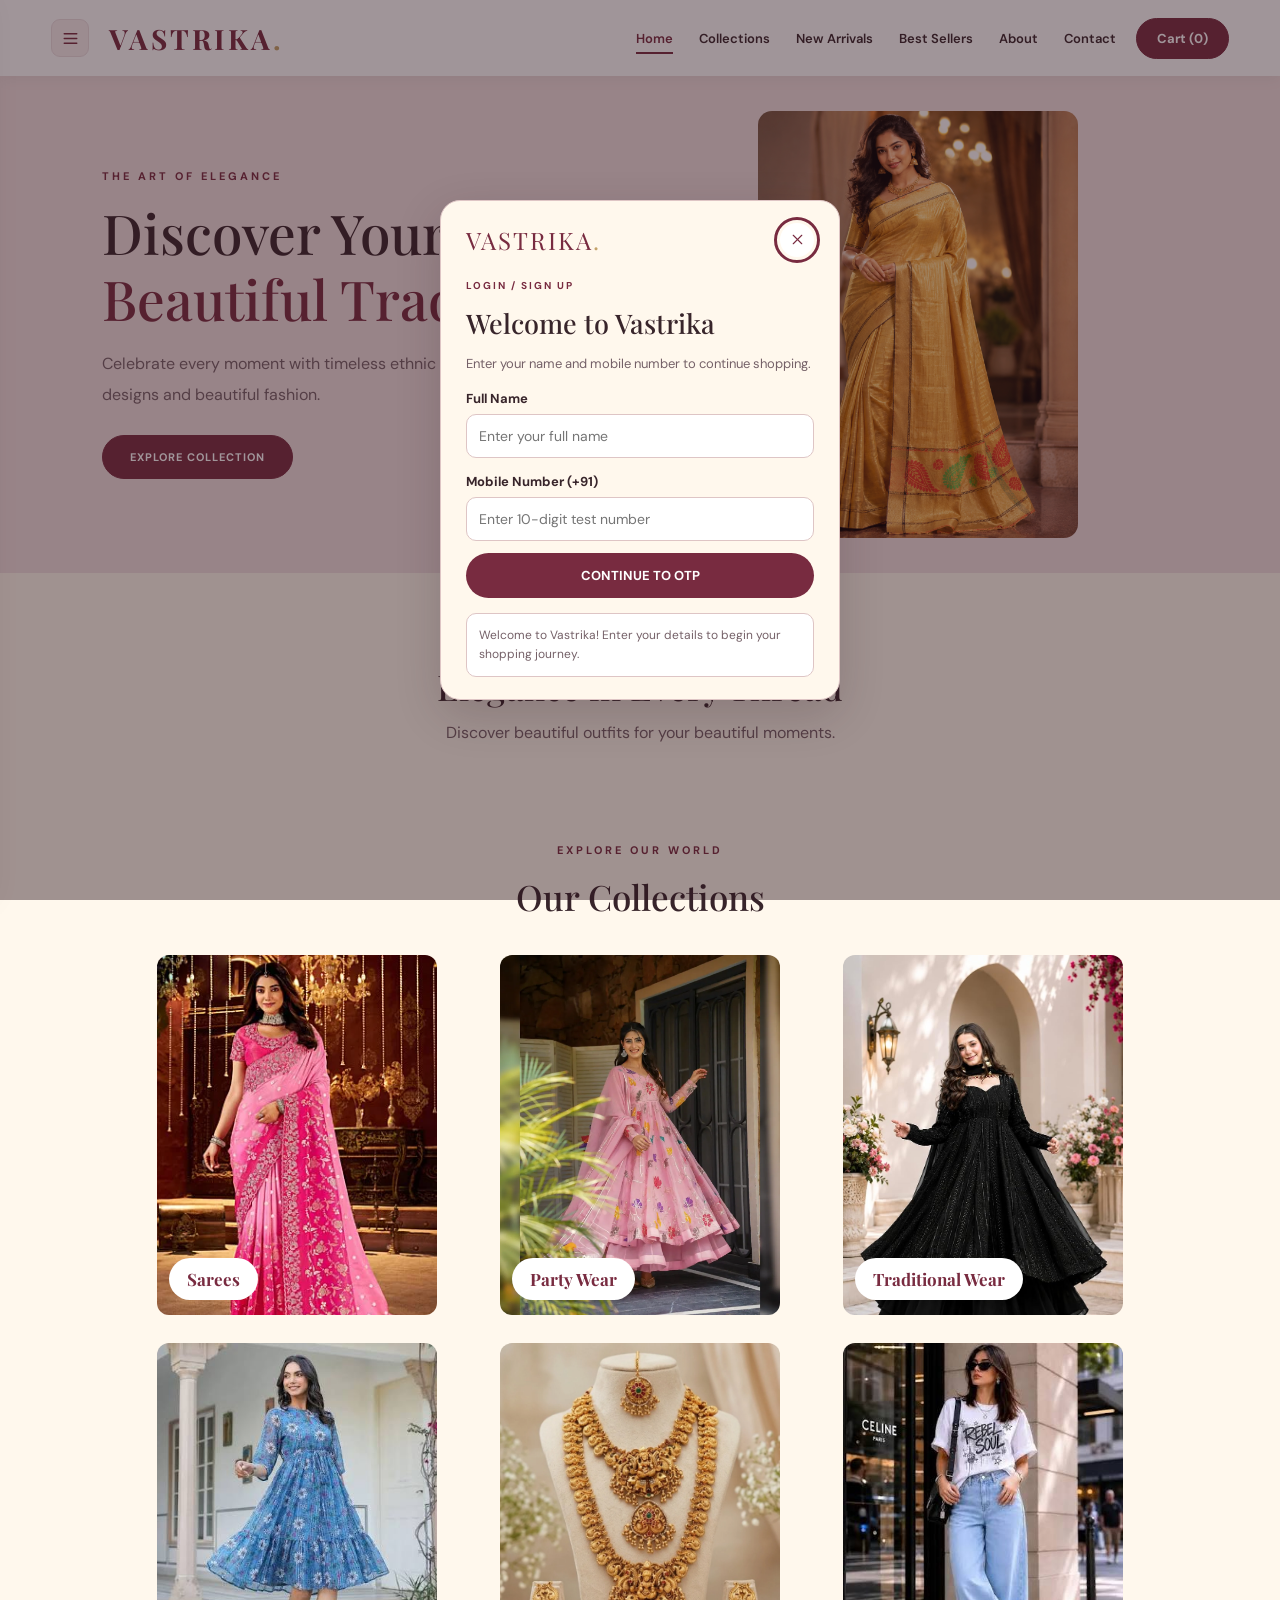
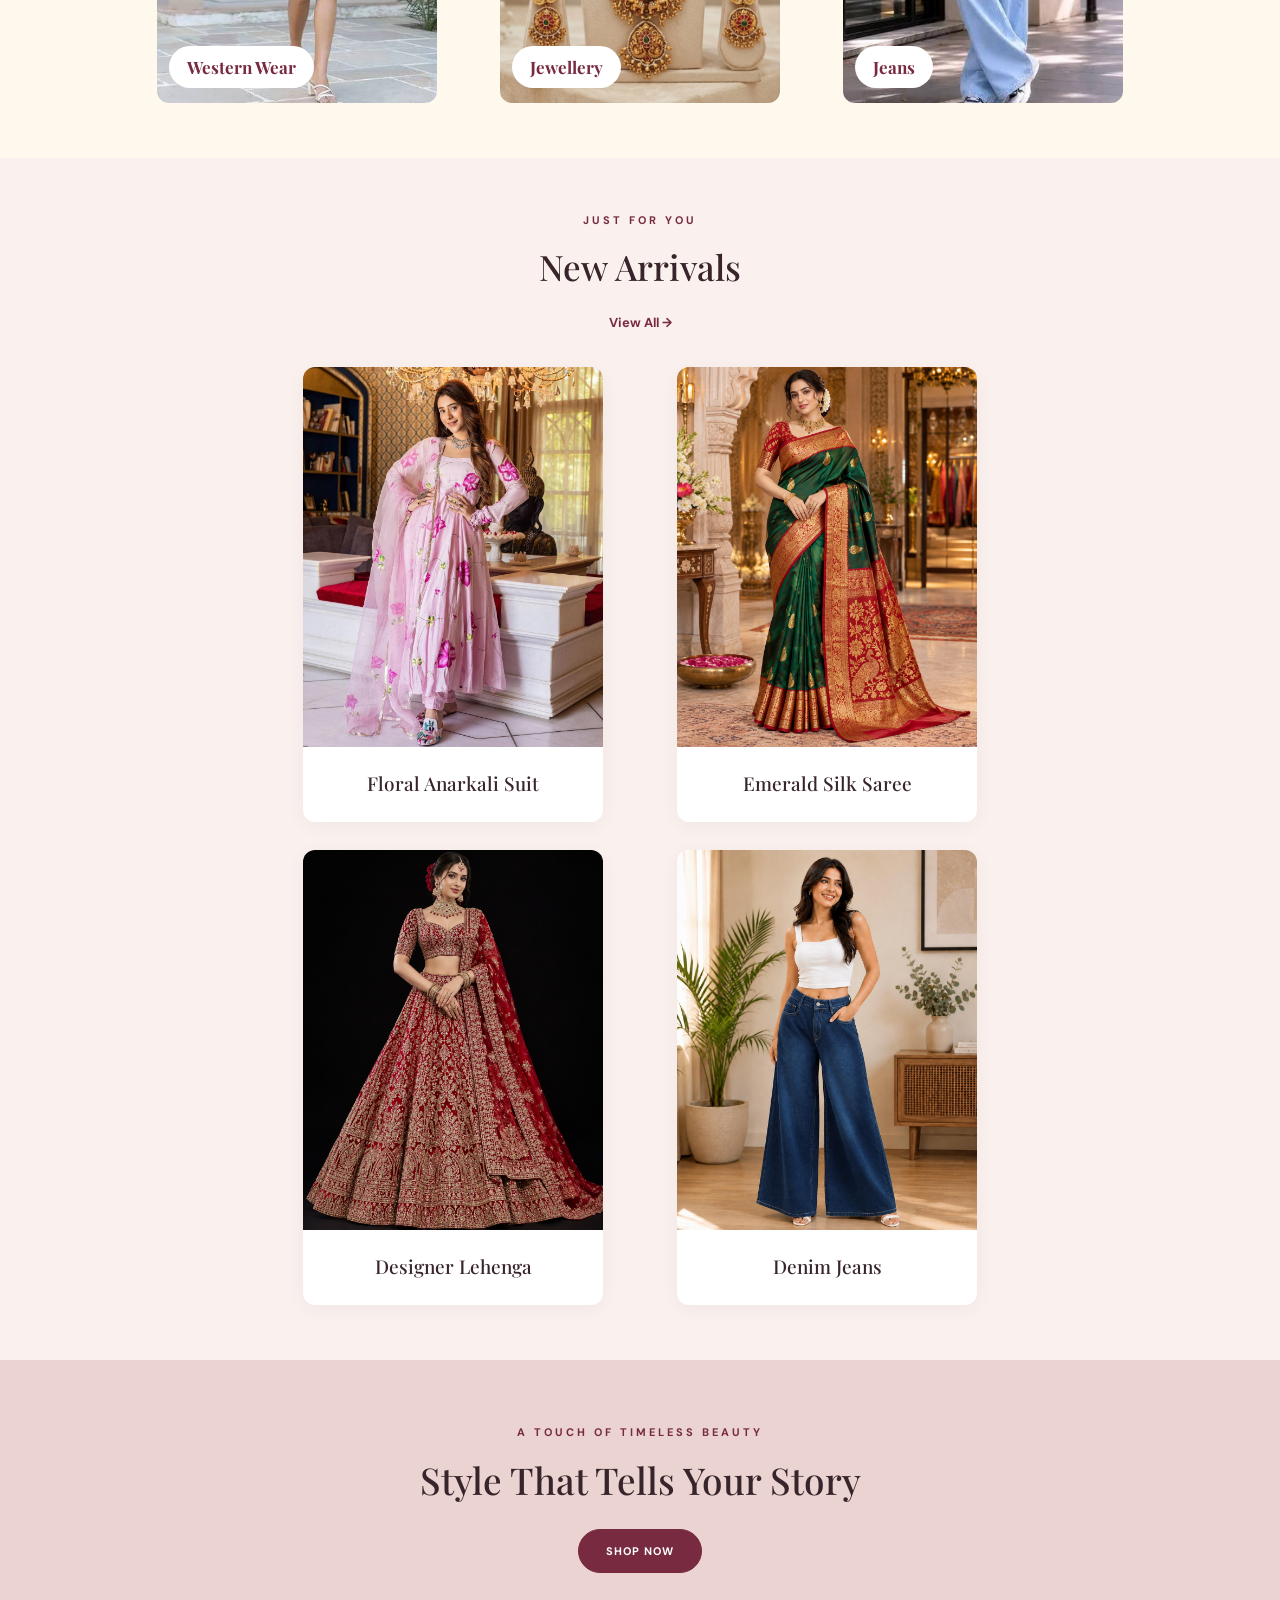
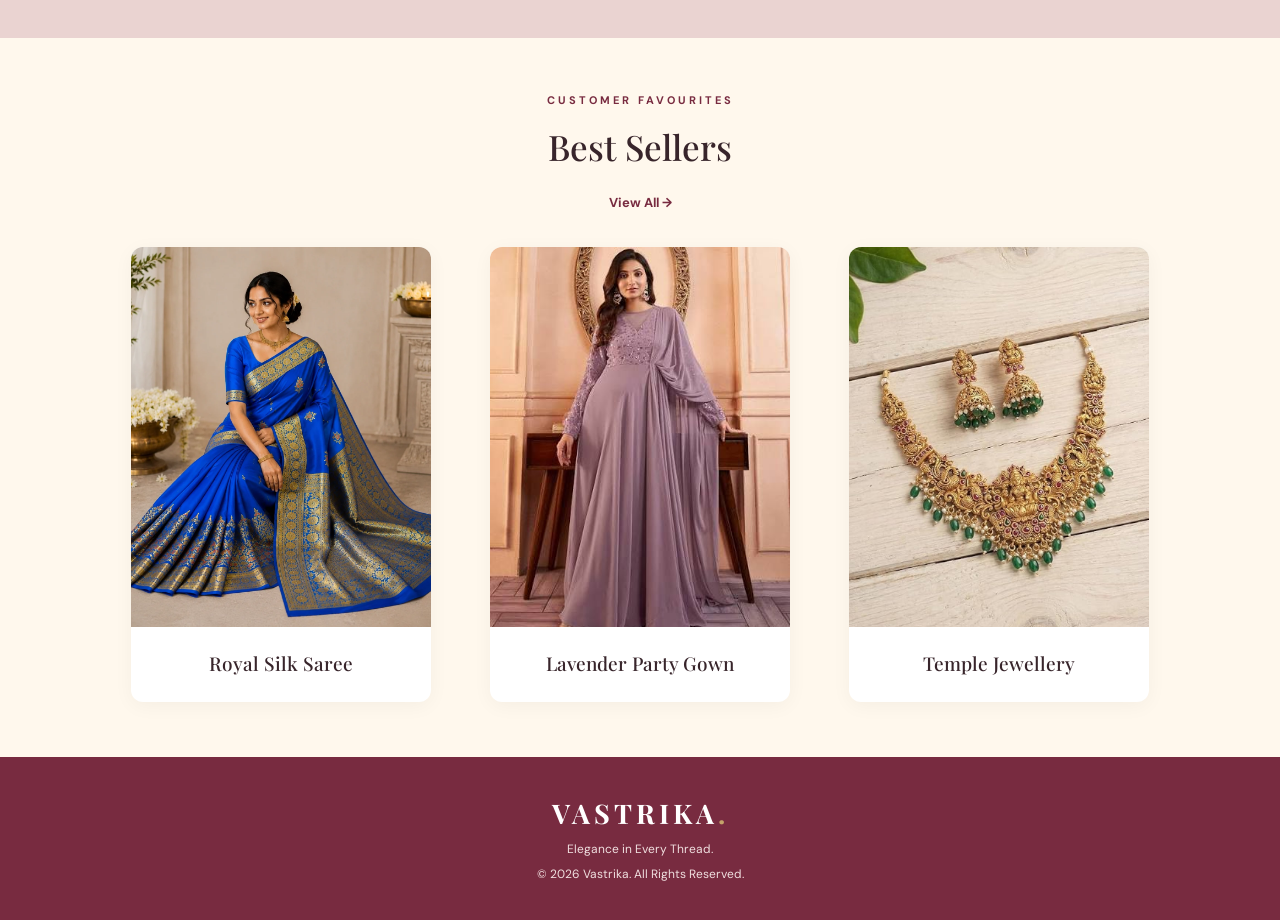
<file: collections.html>
<!DOCTYPE html>
<html lang="en">
<head>
<meta charset="UTF-8">
<meta name="viewport" content="width=device-width, initial-scale=1.0">
<title>Collections | Vastrika</title>
<link rel="stylesheet" href="css/style.css">
<script src="script.js" defer></script>
<script src="menu.js" defer></script>
</head>
<body>

<header class="header">
    <a href="index.html" class="logo">VASTRIKA<span>.</span></a>
    <nav>
        <a href="index.html">Home</a>
        <a href="collections.html">Collections</a>
        <a href="arrivals.html">New Arrivals</a>
        <a href="bestsellers.html">Best Sellers</a>
        <a href="about.html">About</a>
        <a href="contact.html">Contact</a>
    </nav>
    <a href="cart.html" class="bag">Cart (<span class="cart-count">0</span>)</a>
</header>

<section class="page-banner">
    <p class="eyebrow">EXPLORE VASTRIKA</p>
    <h1>Our Collections</h1>
    <p>Find your perfect style for every beautiful occasion.</p>
</section>

<section class="section">
    <div class="product-grid collection-grid" id="collections-products"></div>
</section>

<footer class="footer">
    <h2>VASTRIKA<span>.</span></h2>
    <p>Elegance in Every Thread.</p>
    <p>© 2026 Vastrika. All Rights Reserved.</p>
</footer>

</body>
</html>
</file>
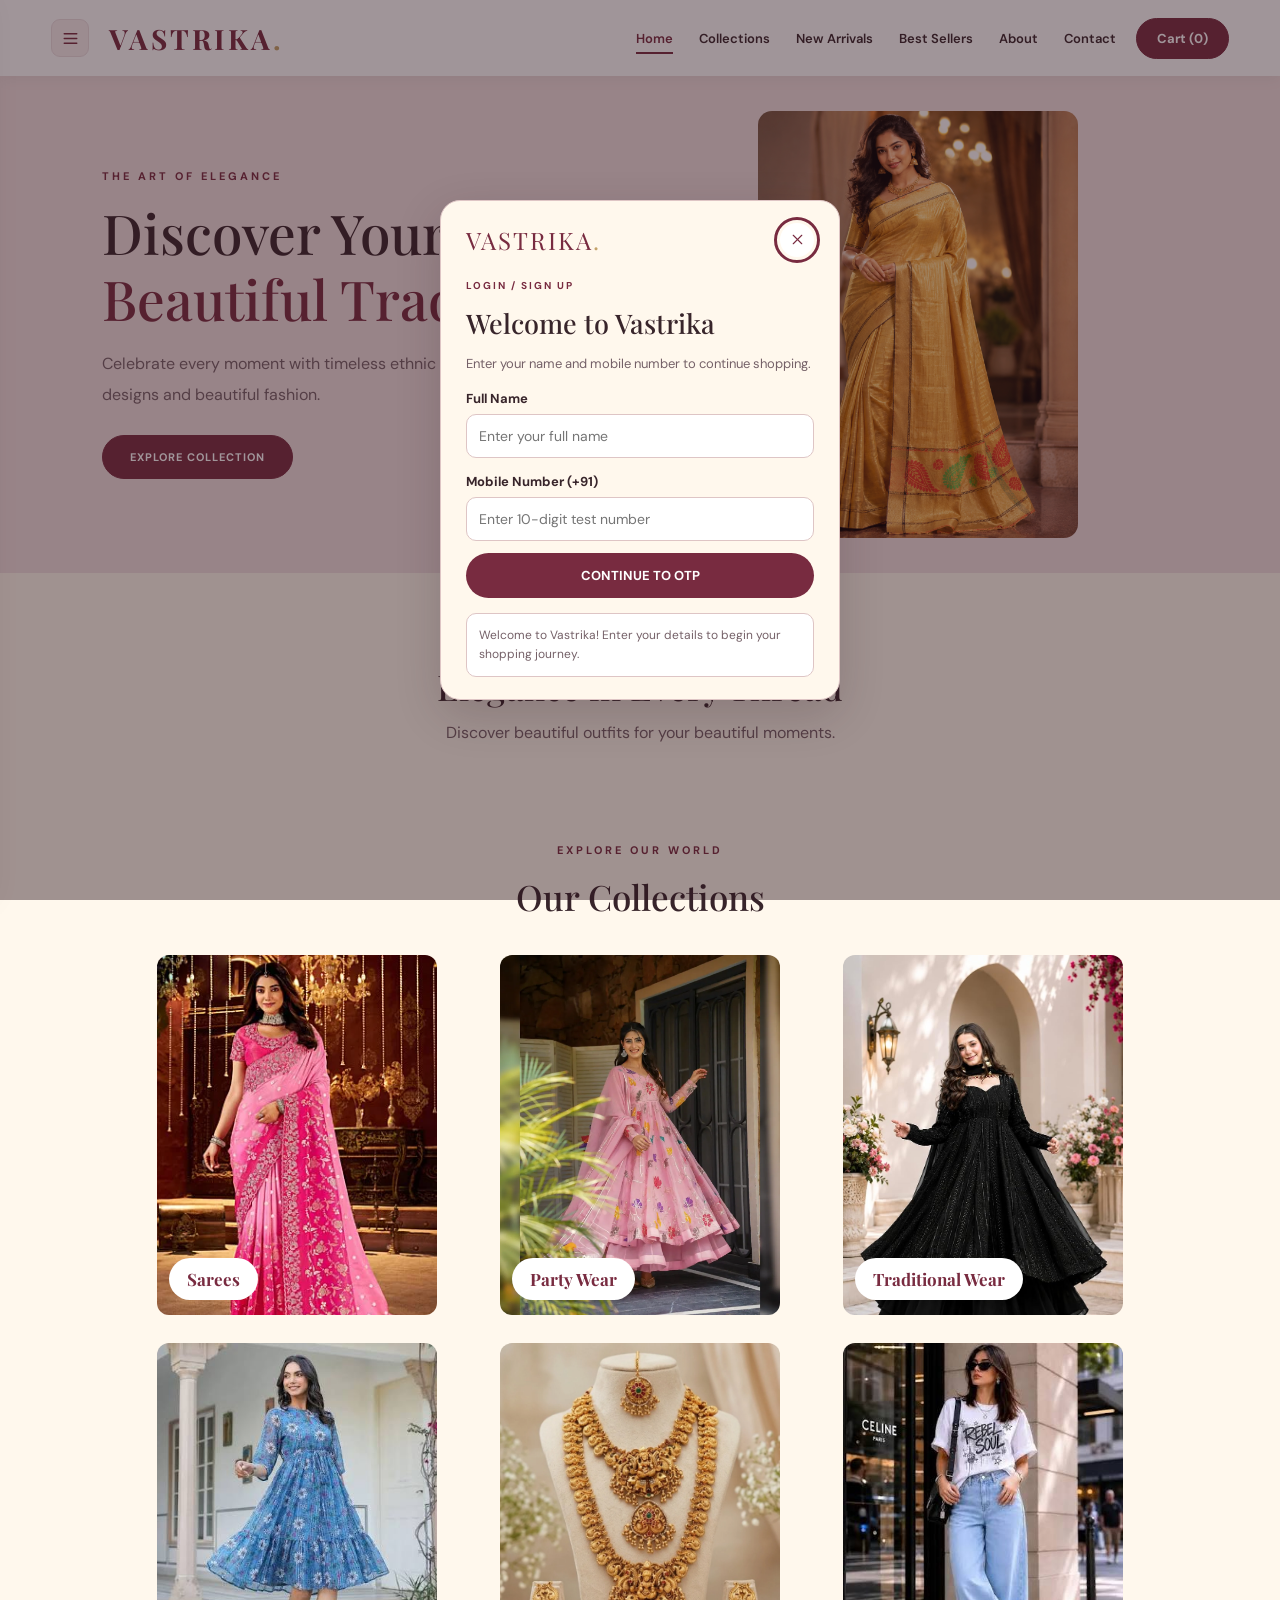
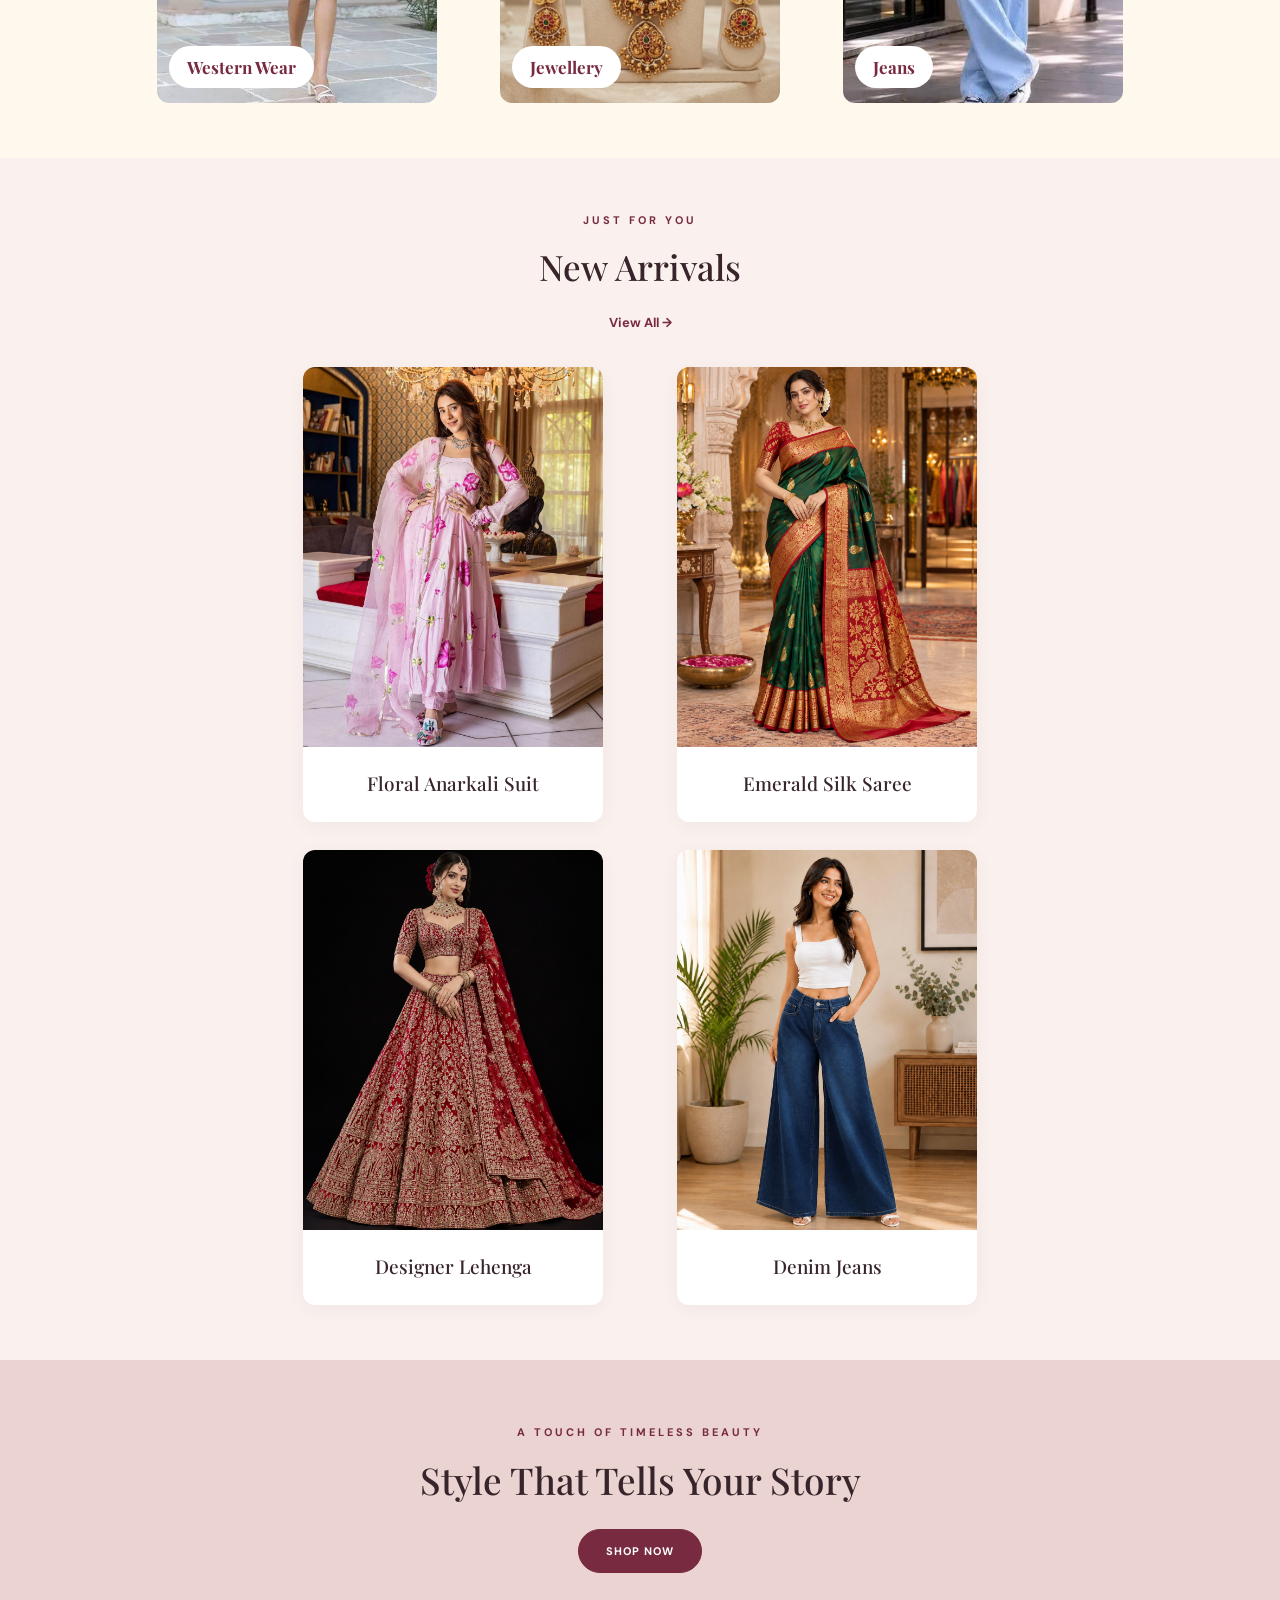
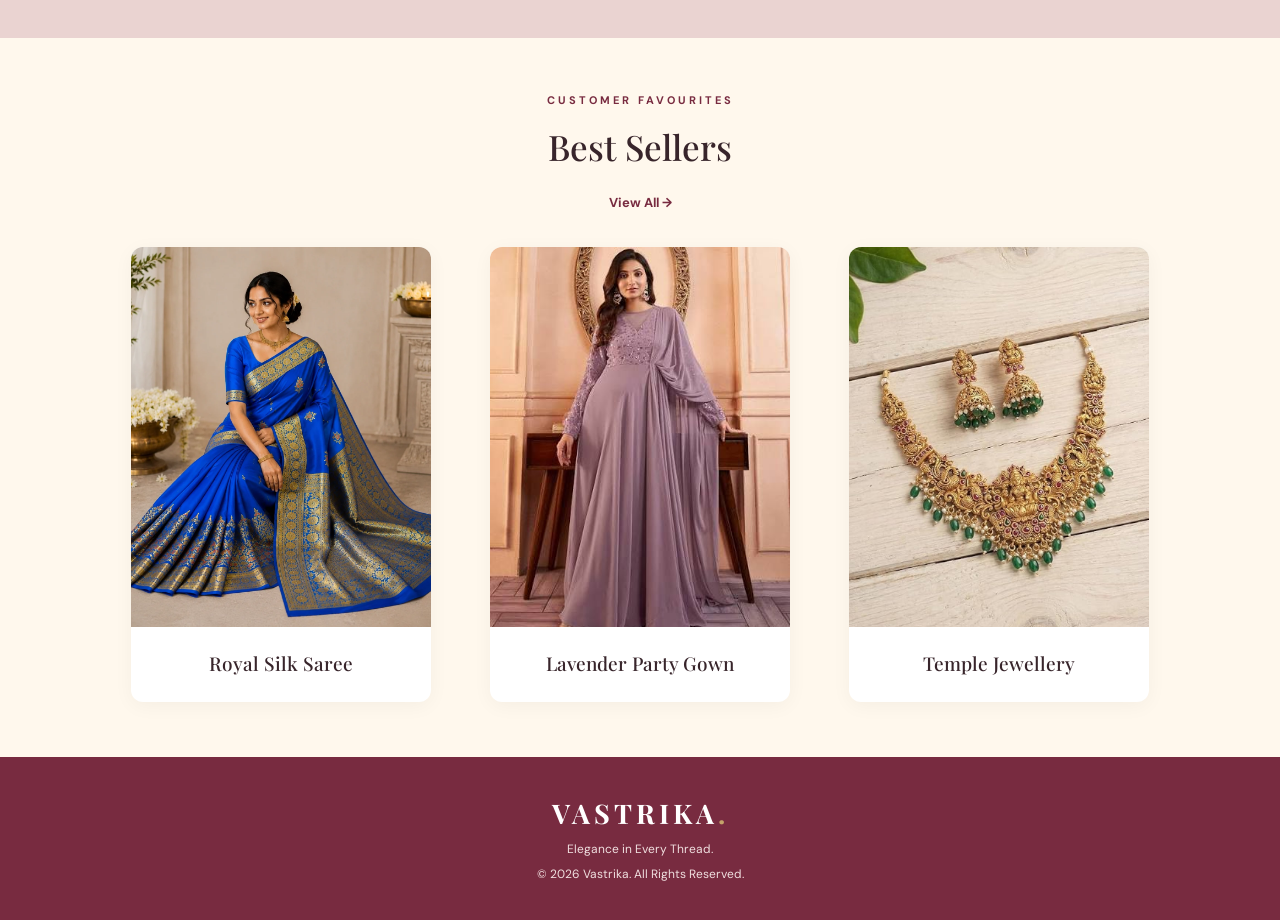
<file: contact.html>
<!DOCTYPE html>
<html lang="en">
<head>
<meta charset="UTF-8">
<meta name="viewport" content="width=device-width, initial-scale=1.0">
<title>Contact | Vastrika</title>
<link rel="stylesheet" href="css/style.css">
<script src="script.js" defer></script>
<script src="menu.js" defer></script>
</head>
<body>

<header class="header">
<a href="index.html" class="logo">VASTRIKA<span>.</span></a>
<nav>
<a href="index.html">Home</a>
<a href="collections.html">Collections</a>
<a href="arrivals.html">New Arrivals</a>
<a href="bestsellers.html">Best Sellers</a>
<a href="about.html">About</a>
<a href="contact.html">Contact</a>
</nav>
<a href="cart.html" class="bag">Cart (<span class="cart-count">0</span>)</a>
</header>

<section class="page-banner">
<p class="eyebrow">WE WOULD LOVE TO HEAR FROM YOU</p>
<h1>Contact Us</h1>
<p>Let's make your shopping experience beautiful.</p>
</section>

<section class="contact-section">

<div class="contact-info">
<p class="eyebrow">GET IN TOUCH</p>
<h2>We're Here For You</h2>
<p>Have a question about our collections or your order? Send us a message.</p>
<p><strong>Email:</strong> support@vastrika.com</p>
<p><strong>Brand:</strong> Vastrika Boutique</p>
</div>

<form class="contact-form" id="contact-form">
<input type="text" placeholder="Your Name" required>
<input type="email" placeholder="Your Email" required>
<textarea placeholder="Your Message" rows="6" required></textarea>
<button type="submit" class="btn">SEND MESSAGE</button>
<p id="contact-message"></p>
</form>

</section>

<footer class="footer">
<h2>VASTRIKA<span>.</span></h2>
<p>Elegance in Every Thread.</p>
<p>© 2026 Vastrika. All Rights Reserved.</p>
</footer>

</body>
</html>
</file>
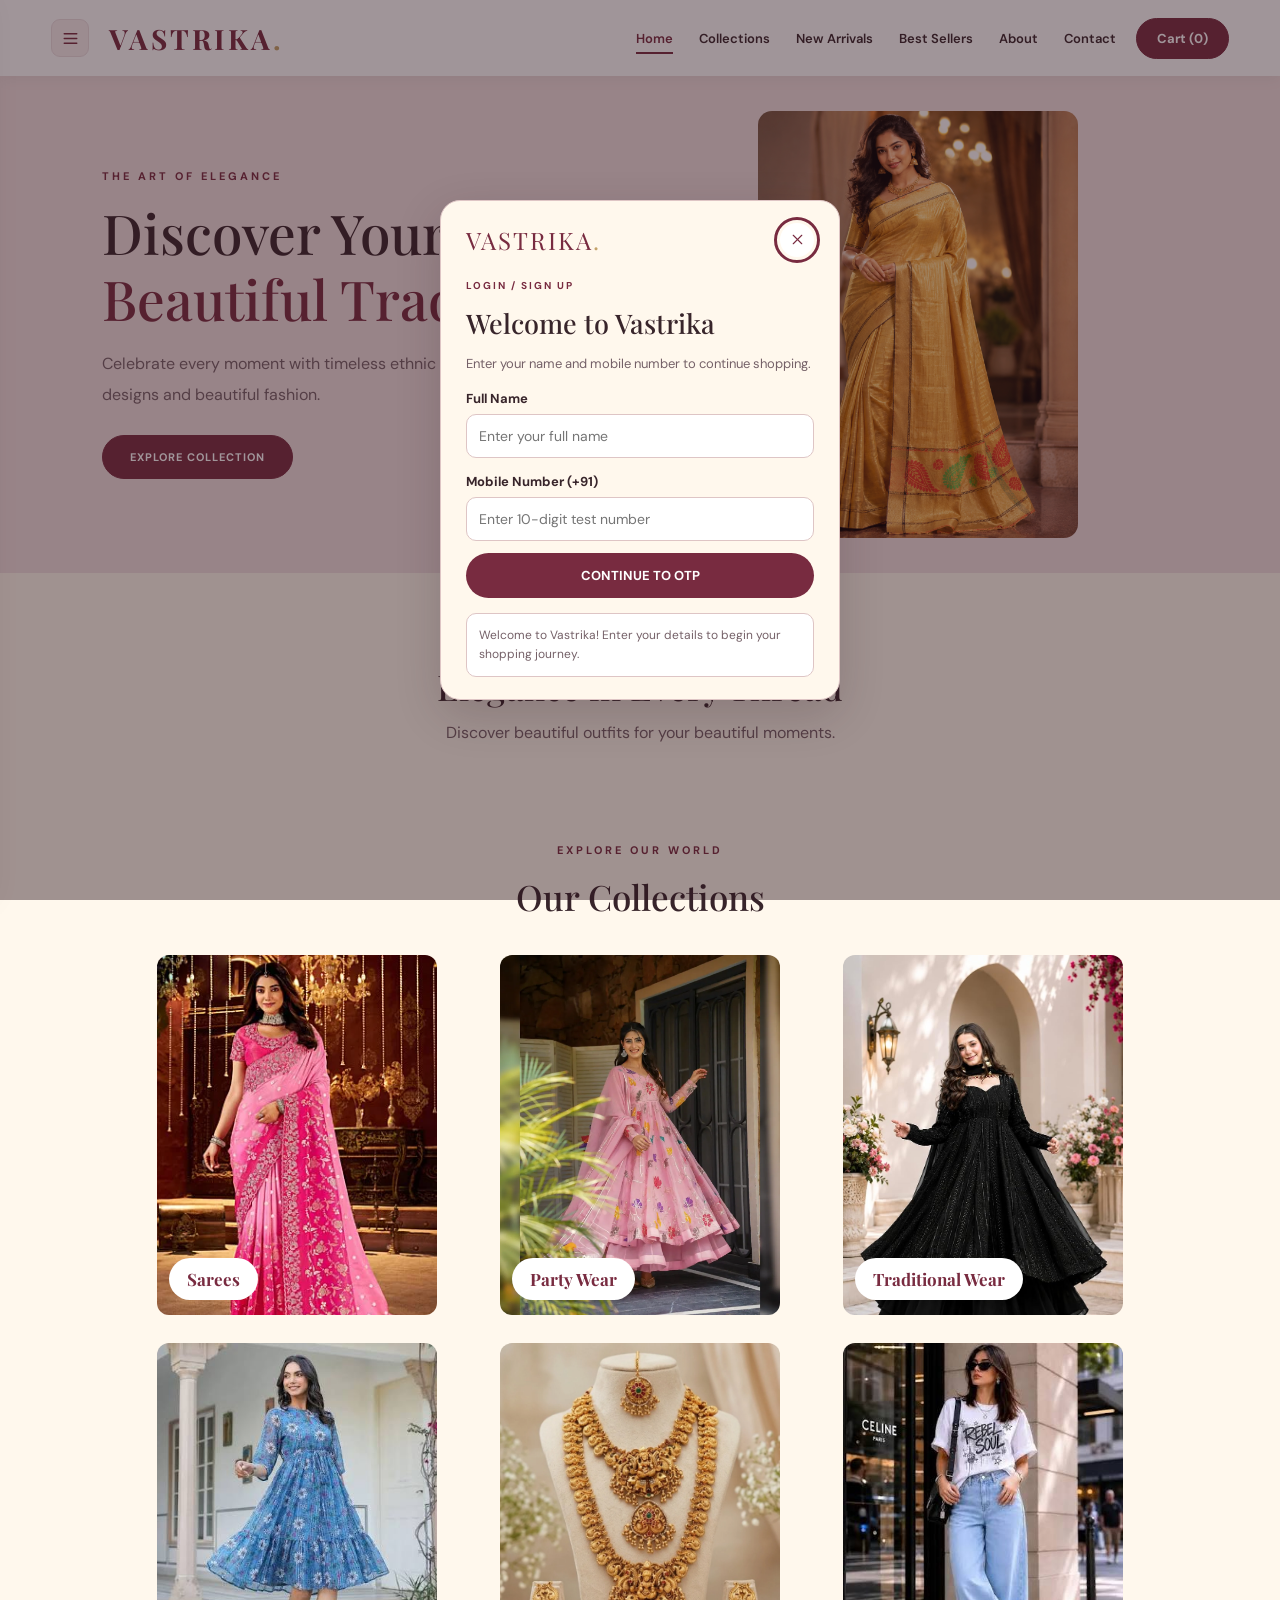
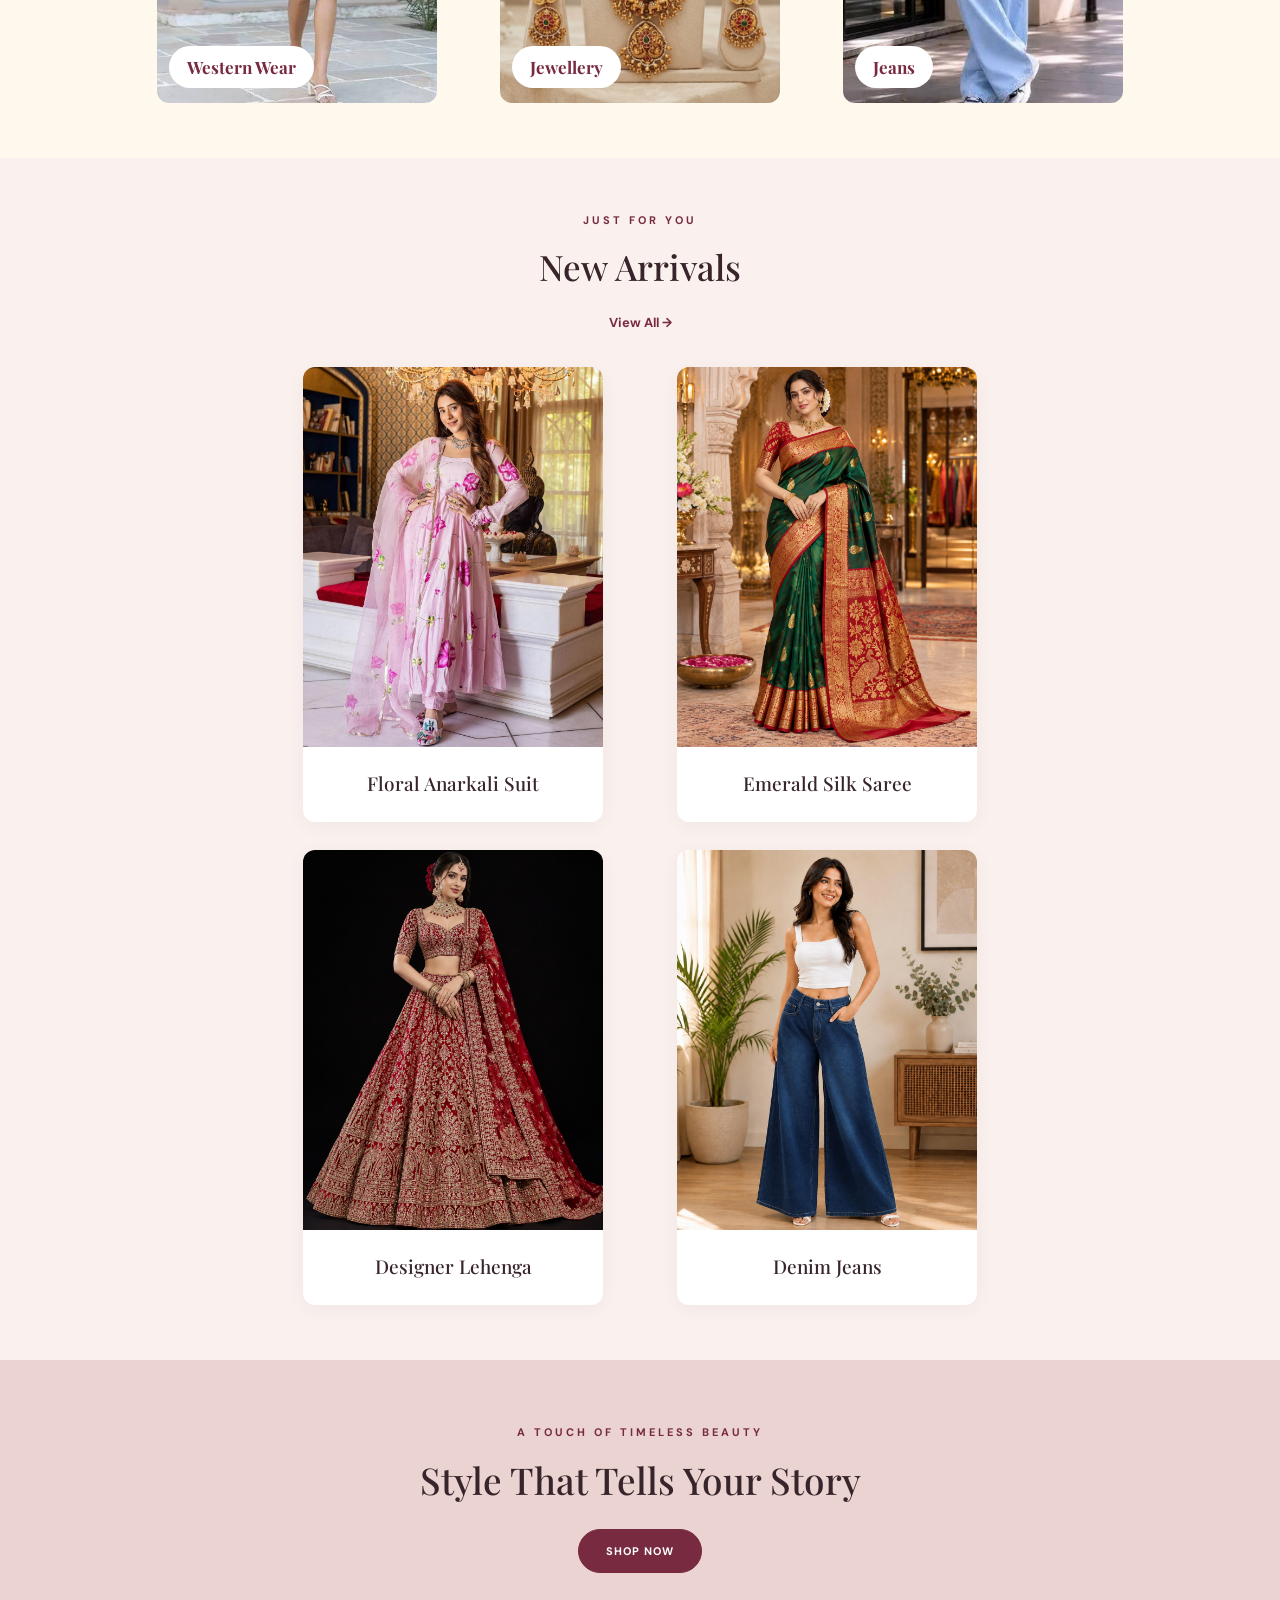
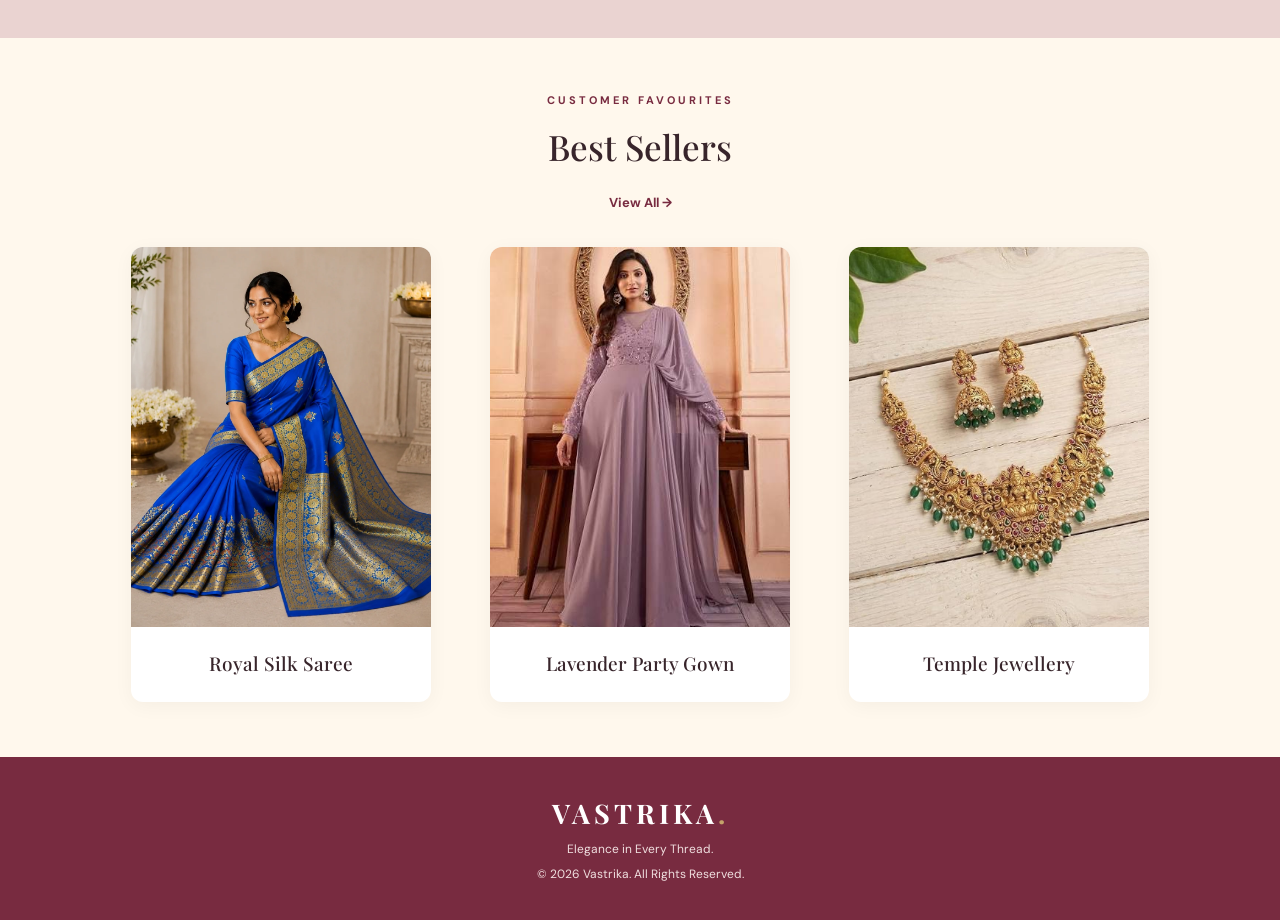
<file: product.html>
<!DOCTYPE html>
<html lang="en">

<head>

    <meta charset="UTF-8">

    <meta name="viewport"
          content="width=device-width, initial-scale=1.0">

    <title>Product Details | Vastrika</title>

    <link rel="stylesheet" href="css/style.css">

    <script src="script.js" defer></script>

    <script src="menu.js" defer></script>

    <style>

        /* =====================================
           SIZE SELECTION
        ===================================== */

        .size-options {
            display: flex;
            flex-wrap: wrap;
            gap: 12px;
            margin-bottom: 22px;
        }

        .size-options .size-btn {
            width: 45px;
            height: 45px;

            display: inline-flex;
            align-items: center;
            justify-content: center;

            border: 1px solid #782b40;
            border-radius: 50%;

            background: #ffffff !important;
            color: #30252b !important;

            font-size: 15px;
            font-weight: 600;

            cursor: pointer;
            transition: 0.3s;
        }

        .size-options .size-btn:hover {
            background: #f8e8ee !important;
            color: #30252b !important;
        }

        /* SELECTED SIZE - PINK AND BLUE */

        .size-options .size-btn.active,
        .size-options .size-btn.active:hover {

            background: linear-gradient(
                110deg,
                #d99ab2,
                #a8cfe1
            ) !important;

            color: #30252b !important;

            border: 1px solid #b87994;

            box-shadow:
                0 3px 10px rgba(185,121,148,.2);
        }

        /* =====================================
           JEWELLERY FREE SIZE BUTTON
        ===================================== */

        .size-options .free-size-btn {

            width: auto;
            min-width: 115px;
            height: 43px;

            padding: 10px 20px;

            border-radius: 30px;

            font-size: 14px;
            font-weight: 600;

            white-space: nowrap;
        }

        .size-options .free-size-btn.active,
        .size-options .free-size-btn.active:hover {

            background: linear-gradient(
                110deg,
                #d99ab2,
                #a8cfe1
            ) !important;

            color: #30252b !important;
        }

        /* =====================================
           JEWELLERY QUANTITY SELECTOR
        ===================================== */

        .product-quantity {

            margin-top: 5px;
            margin-bottom: 22px;
        }

        .product-quantity[hidden] {

            display: none !important;
        }

        .product-quantity h4 {

            font-size: 16px;
            font-weight: 600;
            color: #38252b;

            margin-bottom: 12px;
        }

        .detail-quantity-controls {

            display: flex;
            align-items: center;

            gap: 14px;
        }

        .detail-quantity-controls button {

            display: inline-flex;
            align-items: center;
            justify-content: center;

            width: 37px;
            height: 37px;

            background: #ffffff;
            color: #782b40;

            border: 1px solid #d4bdcc;
            border-radius: 8px;

            font-size: 21px;

            cursor: pointer;
            transition: .3s ease;
        }

        .detail-quantity-controls button:hover {

            background: #f0e2e5;
            border-color: #782b40;
        }

        .detail-quantity-controls button:disabled {

            opacity: .45;
            cursor: not-allowed;
        }

        #detail-quantity {

            min-width: 28px;

            text-align: center;

            color: #38252b;
            font-size: 16px;
            font-weight: 600;
        }

        /* TOTAL PRODUCT PRICE */

        .detail-total-price {

            display: flex;
            align-items: center;

            gap: 10px;

            color: #756168;
            font-size: 14px;

            margin-top: 15px;
        }

        #detail-total {

            color: #782b40;
            font-size: 17px;
            font-weight: 700;
        }

        /* MOBILE RESPONSIVE */

        @media (max-width: 650px) {

            .size-options .size-btn {

                width: 42px;
                height: 42px;
            }

            .size-options .free-size-btn {

                width: auto;
                min-width: 110px;
            }

            .detail-quantity-controls button {

                width: 35px;
                height: 35px;
            }
        }

    </style>

</head>

<body>

    <!-- HEADER -->

    <header class="header">

        <a href="index.html" class="logo">
            VASTRIKA<span>.</span>
        </a>

        <nav>

            <a href="index.html">Home</a>

            <a href="collections.html">Collections</a>

            <a href="arrivals.html">New Arrivals</a>

            <a href="bestsellers.html">Best Sellers</a>

            <a href="about.html">About</a>

            <a href="contact.html">Contact</a>

        </nav>

        <a href="cart.html" class="bag">

            Cart (<span class="cart-count">0</span>)

        </a>

    </header>


    <!-- BREADCRUMB -->

    <div class="breadcrumb">

        <a href="index.html">Home</a> /

        <a href="collections.html">Collections</a> /

        Product Details

    </div>


    <!-- PRODUCT DETAILS -->

    <section class="product-details"
             id="product-details">


        <!-- LEFT SIDE PRODUCT IMAGE -->

        <div class="details-image">

            <img id="detail-image"
                 alt="Product Image">

        </div>


        <!-- RIGHT SIDE PRODUCT INFORMATION -->

        <div class="details-content">

            <p class="eyebrow">

                VASTRIKA EXCLUSIVE

            </p>

            <h1 id="detail-name">

                Product Name

            </h1>

            <p class="detail-price"
               id="detail-price"></p>

            <div class="detail-line"></div>

            <p id="detail-description"></p>


            <!-- PRODUCT INFORMATION -->

            <div class="product-quality">

                <h3>Product Information</h3>

                <p>
                    <strong>Quality:</strong>
                    Premium Quality
                </p>

                <p>
                    <strong>Style:</strong>
                    Elegant Boutique Collection
                </p>

                <p>
                    <strong>Brand:</strong>
                    Vastrika
                </p>

                <p>
                    <strong>Collection:</strong>
                    Exclusive Fashion
                </p>

            </div>


            <!-- DYNAMIC SIZE SELECTION -->

            <h4>Select Size</h4>

            <div class="size-options"
                 id="size-options">

                <!-- Sizes are loaded by script.js -->

            </div>


            <!-- JEWELLERY QUANTITY -->

            <div class="product-quantity"
                 id="product-quantity"
                 hidden>

                <h4>Quantity</h4>

                <div class="detail-quantity-controls">

                    <button type="button"
                            id="quantity-minus"
                            aria-label="Decrease quantity">

                        −

                    </button>

                    <span id="detail-quantity">

                        1

                    </span>

                    <button type="button"
                            id="quantity-plus"
                            aria-label="Increase quantity">

                        +

                    </button>

                </div>


                <!-- TOTAL PRICE -->

                <div class="detail-total-price">

                    <span>Total Price:</span>

                    <strong id="detail-total"></strong>

                </div>

            </div>


            <!-- PRODUCT BUTTONS -->

            <div class="detail-actions">

                <button type="button"
                        class="btn"
                        id="detail-add">

                    ADD TO CART

                </button>

                <button type="button"
                        class="wishlist-btn"
                        id="detail-back">

                    CONTINUE SHOPPING

                </button>

            </div>


            <p class="delivery-note">

                ✦ Beautifully selected styles from Vastrika

            </p>

        </div>

    </section>


    <!-- FOOTER -->

    <footer class="footer">

        <h2>

            VASTRIKA<span>.</span>

        </h2>

        <p>Elegance in Every Thread.</p>

        <p>© 2026 Vastrika. All Rights Reserved.</p>

    </footer>

</body>

</html>
</file>
<file: css/style.css>
@import url('https://fonts.googleapis.com/css2?family=DM+Sans:wght@400;500;600;700&family=Playfair+Display:wght@400;500;600;700&display=swap');

/* =========================================
   VASTRIKA BOUTIQUE
   MAROON, IVORY AND SOFT ROSE THEME
========================================= */

:root {
    --primary: #782b40;
    --primary-hover: #591d2e;
    --gold: #c4a36a;
    --cream: #fff8ed;
    --dark: #38252b;
    --text: #756168;
    --soft: #f0dfdf;
    --light: #faf0ed;
    --border: #dec5c5;
    --white: #ffffff;

    --nav-bg: #eee3eb;
    --nav-active: #94677e;
    --nav-hover: #795166;
    --nav-border: #d4bdcc;
    --nav-text: #633d51;

    --sidebar-bg: #fffcf8;
    --sidebar-profile: #f7eeee;
    --sidebar-active: #f0e2e5;
    --sidebar-button: #eadce2;
    --sidebar-border: #eadde0;

    --account-bg: #fffdf9;
    --account-header: #f8f1f3;
    --account-profile: #fbf6f7;
    --account-button: #f3e8ec;
    --account-hover: #ead9df;
    --account-border: #eee3e6;
    --account-text: #8a3750;

    --pink: var(--primary);
    --pink-dark: var(--primary);
    --blue: var(--soft);
    --light-green: var(--light);
}

/* GENERAL RESET */

* {
    margin: 0;
    padding: 0;
    box-sizing: border-box;
}

html {
    scroll-behavior: smooth;
}

body {
    font-family: 'DM Sans', sans-serif;
    background: var(--cream);
    color: var(--dark);
}

a {
    text-decoration: none;
    color: inherit;
}

img {
    display: block;
    max-width: 100%;
}

button,
input,
textarea,
select {
    font: inherit;
}

/* =========================================
   HEADER AND NAVIGATION
========================================= */

.header {
    min-height: 76px;
    padding: 14px 4%;
    display: flex;
    align-items: center;
    justify-content: space-between;
    gap: 20px;
    background: #ffffff;
    position: sticky;
    top: 0;
    z-index: 100;
    box-shadow: 0 3px 15px rgba(0,0,0,.05);
}

.logo {
    font-family: 'Playfair Display', serif;
    font-size: 28px;
    font-weight: 700;
    letter-spacing: 3px;
    white-space: nowrap;
    color: var(--primary);
}

.logo span,
.footer span {
    color: var(--gold);
}

/* NORMAL NAVIGATION LINKS */

.header nav {
    display: flex;
    align-items: center;
    justify-content: center;
    gap: 26px;
    flex-wrap: wrap;
    margin-left: auto;
}

.header nav a {
    position: relative;
    display: inline-flex;
    align-items: center;
    justify-content: center;
    padding: 10px 0;
    background: transparent;
    color: var(--dark);
    border: none;
    border-radius: 0;
    font-size: 13px;
    font-weight: 600;
    white-space: nowrap;
    transition: color .3s ease;
}

/* NAVIGATION UNDERLINE */

.header nav a::after {
    content: "";
    position: absolute;
    left: 0;
    bottom: 3px;
    width: 0;
    height: 2px;
    background: var(--primary);
    transition: width .3s ease;
}

.header nav a:hover {
    color: var(--primary);
}

.header nav a:hover::after {
    width: 100%;
}

/* ACTIVE NAVIGATION */

.header nav a.active,
.header nav a[aria-current="page"],
body:has(.hero) .header nav a[href="index.html"],
body:has(#collections-products) .header nav a[href="collections.html"],
body:has(#arrivals-products) .header nav a[href="arrivals.html"],
body:has(#bestsellers-products) .header nav a[href="bestsellers.html"],
body:has(.about-section) .header nav a[href="about.html"],
body:has(#contact-form) .header nav a[href="contact.html"] {
    background: transparent;
    color: var(--primary);
    border: none;
}

.header nav a.active::after,
.header nav a[aria-current="page"]::after,
body:has(.hero) .header nav a[href="index.html"]::after,
body:has(#collections-products) .header nav a[href="collections.html"]::after,
body:has(#arrivals-products) .header nav a[href="arrivals.html"]::after,
body:has(#bestsellers-products) .header nav a[href="bestsellers.html"]::after,
body:has(.about-section) .header nav a[href="about.html"]::after,
body:has(#contact-form) .header nav a[href="contact.html"]::after {
    width: 100%;
}

/* CART BUTTON */

.header .bag {
    display: inline-flex;
    align-items: center;
    justify-content: center;
    padding: 11px 20px;
    background: var(--primary);
    color: #ffffff;
    border: 1px solid var(--primary);
    border-radius: 30px;
    font-size: 13px;
    font-weight: 700;
    white-space: nowrap;
    transition: .3s ease;
}

.header .bag:hover {
    background: var(--primary-hover);
    border-color: var(--primary-hover);
    color: #ffffff;
}

.header .bag::after {
    display: none;
}

/* =========================================
   SOLID MAROON BUTTONS
========================================= */

.btn {
    display: inline-flex;
    justify-content: center;
    align-items: center;
    padding: 14px 27px;
    border: 1px solid var(--primary);
    border-radius: 30px;
    background: var(--primary);
    color: #ffffff;
    font-size: 11px;
    font-weight: 700;
    letter-spacing: 1px;
    cursor: pointer;
    transition: .3s;
}

.btn:hover {
    background: var(--primary-hover);
    border-color: var(--primary-hover);
    color: #ffffff;
    transform: translateY(-3px);
    box-shadow: 0 7px 18px rgba(120,43,64,.18);
}

/* =========================================
   HOME BANNER
========================================= */

.hero {
    min-height: 440px;
    padding: 35px 8%;
    display: grid;
    grid-template-columns: 1fr 1fr;
    align-items: center;
    gap: 35px;
    background: var(--soft);
}

.eyebrow {
    color: var(--primary);
    font-size: 11px;
    font-weight: 700;
    letter-spacing: 3px;
    margin-bottom: 16px;
}

.hero h1 {
    font-family: 'Playfair Display', serif;
    font-size: clamp(37px, 4.5vw, 55px);
    line-height: 1.2;
    font-weight: 500;
    margin-bottom: 18px;
}

.hero h1 span {
    color: var(--primary);
}

.hero-content > p:not(.eyebrow) {
    color: var(--text);
    line-height: 1.9;
    max-width: 440px;
    margin-bottom: 25px;
}

/* BANNER IMAGE */

.hero-image {
    width: 100%;
    max-width: 320px;
    height: auto;
    margin: auto;
    display: block;
    background: transparent;
    border-radius: 14px;
    overflow: hidden;
}

.hero-image img {
    display: block;
    width: 100%;
    height: auto;
    object-fit: contain;
    object-position: center;
}

/* =========================================
   INTRODUCTION
========================================= */

.intro {
    text-align: center;
    padding: 60px 20px 45px;
}

.intro h2,
.section-heading h2 {
    font-family: 'Playfair Display', serif;
    font-size: 35px;
    font-weight: 500;
    margin-bottom: 12px;
    color: var(--dark);
}

.intro > p:last-child {
    color: var(--text);
}

/* COMMON SECTIONS */

.section {
    padding: 55px 7%;
}

.section-heading {
    text-align: center;
    margin-bottom: 35px;
}

.soft-bg {
    background: var(--light);
}

.text-link {
    display: inline-block;
    color: var(--primary);
    font-size: 13px;
    font-weight: 700;
    margin-top: 12px;
}

.text-link:hover {
    color: var(--primary-hover);
}

/* =========================================
   OUR COLLECTIONS
   SIX EQUAL SIZE IMAGES
========================================= */

.category-grid {
    display: grid;
    grid-template-columns: repeat(3, minmax(0, 1fr));
    max-width: 1000px;
    margin: auto;
    gap: 28px;
    justify-items: center;
    align-items: stretch;
}

.category-card {
    width: 100%;
    max-width: 280px;
    aspect-ratio: 7 / 9;
    height: auto;
    position: relative;
    display: block;
    overflow: hidden;
    border-radius: 12px;
    background: transparent;
}

.category-card img {
    display: block;
    width: 100%;
    height: 100%;
    object-fit: cover;
    object-position: center top;
}

.category-card:hover img {
    transform: none;
}

.category-card h3 {
    position: absolute;
    left: 12px;
    bottom: 15px;
    padding: 10px 18px;
    border-radius: 30px;
    background: #ffffff;
    color: var(--primary);
    font-family: 'Playfair Display', serif;
    font-size: 17px;
}

/* =========================================
   PRODUCT GRIDS
========================================= */

.product-grid {
    display: grid;
    max-width: 1050px;
    margin: auto;
    gap: 28px;
    justify-items: center;
    align-items: stretch;
}

/* COLLECTIONS - THREE PER ROW */

.collection-grid,
.home-grid {
    grid-template-columns: repeat(3, minmax(0, 1fr));
}

/* NEW ARRIVALS - TWO PER ROW */

.arrivals-grid,
#home-arrivals {
    grid-template-columns: repeat(2, minmax(0, 1fr));
    max-width: 720px;
    margin: auto;
    gap: 28px;
}

/* BEST SELLERS - THREE PER ROW */

.bestsellers-grid,
#home-bestsellers {
    grid-template-columns: repeat(3, minmax(0, 1fr));
}

/* =========================================
   PRODUCT CARDS
========================================= */

.product-card {
    width: 100%;
    max-width: 300px;
    min-width: 0;
    display: flex;
    flex-direction: column;
    background: #ffffff;
    border-radius: 12px;
    overflow: hidden;
    box-shadow: 0 4px 20px rgba(0,0,0,.045);
    transition: .3s;
}

.product-card:hover {
    transform: translateY(-4px);
    box-shadow: 0 12px 25px rgba(0,0,0,.08);
}

/* UNIFORM PRODUCT IMAGES */

.product-image,
.arrivals-grid .product-image {
    display: block;
    width: 100%;
    aspect-ratio: 15 / 19;
    height: auto;
    flex-shrink: 0;
    background: transparent;
    overflow: hidden;
}

.product-image img {
    display: block;
    width: 100%;
    height: 100%;
    object-fit: cover;
    object-position: center top;
}

.product-card:hover .product-image img {
    transform: none;
}

/* PRODUCT INFORMATION */

.product-info {
    flex: 1;
    display: flex;
    flex-direction: column;
    justify-content: center;
    padding: 18px 14px 20px;
    text-align: center;
}

.product-info h3 {
    font-family: 'Playfair Display', serif;
    font-size: 19px;
    font-weight: 500;
    line-height: 1.4;
    margin-bottom: 10px;
}

.product-price {
    font-size: 17px;
    font-weight: 700;
    color: var(--primary);
    margin-bottom: 13px;
}

/* HOME PAGE - HIDE PRICES AND BUTTONS */

.home-grid .product-price,
.home-grid .product-actions {
    display: none;
}

.home-grid .product-info {
    min-height: 75px;
    justify-content: center;
}

.home-grid .product-info h3 {
    margin-bottom: 0;
}

/* PRODUCT ACTION BUTTONS */

.product-actions {
    display: flex;
    justify-content: center;
    gap: 10px;
    margin-top: auto;
    padding-top: 10px;
}

.product-actions a,
.product-actions button {
    flex: 1;
    min-width: 0;
    padding: 12px 7px;
    border: 1px solid var(--primary);
    border-radius: 30px;
    background: #ffffff;
    color: var(--primary);
    font-size: 10px;
    font-weight: 700;
    letter-spacing: .3px;
    text-align: center;
    cursor: pointer;
    transition: .3s;
}

.product-actions button {
    background: var(--primary);
    color: #ffffff;
}

.product-actions a:hover,
.product-actions button:hover {
    background: var(--primary-hover);
    color: #ffffff;
    border-color: var(--primary-hover);
    transform: translateY(-2px);
}

/* =========================================
   PROMOTION SECTION
========================================= */

.promo {
    text-align: center;
    padding: 65px 20px;
    background: #ead3d1;
}

.promo h2 {
    font-family: 'Playfair Display', serif;
    font-size: 37px;
    font-weight: 500;
    margin-bottom: 25px;
}

/* INNER PAGE BANNER */

.page-banner {
    text-align: center;
    padding: 60px 20px;
    background: var(--soft);
}

.page-banner h1 {
    font-family: 'Playfair Display', serif;
    font-size: 42px;
    font-weight: 500;
    margin-bottom: 12px;
    color: var(--primary);
}

.page-banner > p:last-child {
    color: var(--text);
}

/* =========================================
   PRODUCT DETAILS PAGE
========================================= */

.breadcrumb {
    padding: 20px 7%;
    color: var(--text);
    font-size: 12px;
}

.product-details {
    max-width: 1150px;
    margin: auto;
    padding: 30px 5% 65px;
    display: grid;
    grid-template-columns: 1fr 1fr;
    align-items: center;
    gap: 50px;
}

/* LEFT SIDE IMAGE */

.details-image {
    width: 100%;
    max-width: 350px;
    height: auto;
    margin: auto;
    display: block;
    background: transparent;
    border-radius: 12px;
    overflow: hidden;
}

.details-image img {
    display: block;
    width: 100%;
    height: auto;
    object-fit: contain;
    object-position: center;
}

/* RIGHT SIDE INFORMATION */

.details-content h1 {
    font-family: 'Playfair Display', serif;
    font-size: 36px;
    font-weight: 500;
    margin-bottom: 15px;
}

.detail-price {
    font-size: 24px;
    font-weight: 700;
    color: var(--primary);
    margin: 17px 0;
}

.detail-line {
    height: 1px;
    background: var(--border);
    margin-bottom: 20px;
}

#detail-description {
    color: var(--text);
    font-size: 14px;
    line-height: 1.9;
    margin-bottom: 20px;
}

.product-quality {
    background: var(--light);
    padding: 17px 20px;
    border-radius: 9px;
    margin: 20px 0;
    color: var(--dark);
}

.product-quality h3 {
    font-family: 'Playfair Display', serif;
    margin-bottom: 10px;
    color: var(--primary);
}

.product-quality p {
    font-size: 13px;
    line-height: 1.9;
}

.details-content h4 {
    margin-bottom: 12px;
}

/* =========================================
   SIZE SELECTION - S M L XL
========================================= */

.size-options {
    display: flex;
    flex-wrap: wrap;
    gap: 12px;
    margin-bottom: 22px;
}

.size-options .size-btn {
    width: 45px;
    height: 45px;
    display: inline-flex;
    align-items: center;
    justify-content: center;
    flex-shrink: 0;
    border: 1px solid var(--primary) !important;
    border-radius: 50%;
    background: #ffffff !important;
    color: var(--dark) !important;
    font-size: 15px;
    font-weight: 600;
    cursor: pointer;
    transition: .3s;
}

.size-options .size-btn:hover {
    background: var(--soft) !important;
    color: var(--primary) !important;
}

.size-options .size-btn.active,
.size-options .size-btn.active:hover {
    background: var(--primary) !important;
    color: #ffffff !important;
    border-color: var(--primary) !important;
    box-shadow: 0 3px 10px rgba(120,43,64,.2);
}

/* PRODUCT DETAIL ACTIONS */

.detail-actions {
    display: flex;
    flex-wrap: wrap;
    gap: 12px;
}

.wishlist-btn {
    padding: 13px 18px;
    border: 1px solid var(--primary);
    border-radius: 30px;
    background: #ffffff;
    color: var(--primary);
    font-size: 10px;
    font-weight: 700;
    cursor: pointer;
    transition: .3s;
}

.wishlist-btn:hover {
    background: var(--primary);
    color: #ffffff;
}

.delivery-note {
    color: var(--text);
    font-size: 13px;
    line-height: 1.7;
    margin-top: 15px;
}

/* =========================================
   SHOPPING CART
========================================= */

.cart-section {
    padding: 50px 7%;
    display: grid;
    grid-template-columns: 1.5fr 1fr;
    gap: 35px;
    align-items: start;
    min-height: 400px;
}

.cart-item {
    display: grid;
    grid-template-columns: 100px 1fr auto;
    align-items: center;
    gap: 18px;
    background: #ffffff;
    padding: 16px;
    margin-bottom: 15px;
    border-radius: 10px;
}

.cart-item img {
    width: 100px;
    height: auto;
    object-fit: contain;
    border-radius: 6px;
}

.cart-item h3 {
    font-family: 'Playfair Display', serif;
    margin-bottom: 8px;
}

.cart-item p {
    color: var(--primary);
    font-weight: 700;
    margin-bottom: 8px;
}

/* QUANTITY CONTROLS */

.quantity-controls {
    display: flex;
    align-items: center;
    gap: 12px;
    margin-top: 10px;
}

.quantity-controls button {
    width: 27px;
    height: 27px;
    border: 1px solid var(--border);
    background: #ffffff;
    color: var(--dark);
    border-radius: 50%;
    cursor: pointer;
}

.quantity-controls button:hover {
    background: var(--soft);
}

.remove-btn {
    border: none;
    background: none;
    color: #a63d40;
    font-size: 12px;
    margin-top: 9px;
    cursor: pointer;
}

/* CART SUMMARY */

.cart-summary {
    padding: 25px;
    background: #ffffff;
    border-radius: 12px;
    box-shadow: 0 5px 25px rgba(0,0,0,.05);
}

.cart-summary h2 {
    font-family: 'Playfair Display', serif;
    font-weight: 500;
    margin-bottom: 22px;
}

.summary-row {
    display: flex;
    justify-content: space-between;
    gap: 12px;
    margin-bottom: 17px;
    color: var(--text);
    font-size: 13px;
}

.total-row {
    border-top: 1px solid var(--border);
    padding-top: 18px;
    color: var(--dark);
    font-size: 17px;
}

.checkout-btn {
    width: 100%;
    margin-top: 12px;
    background: var(--primary);
    color: #ffffff;
}

.continue-link {
    display: block;
    text-align: center;
    margin-top: 16px;
    color: var(--primary);
    font-size: 12px;
}

/* EMPTY CART */

.empty-cart {
    text-align: center;
    background: #ffffff;
    padding: 45px 20px;
    border-radius: 12px;
}

.empty-cart h2 {
    font-family: 'Playfair Display', serif;
    margin-bottom: 12px;
}

.empty-cart p {
    color: var(--text);
    margin-bottom: 20px;
}

/* =========================================
   ABOUT AND CONTACT PAGES
========================================= */

.about-section,
.contact-section {
    padding: 60px 8%;
    display: grid;
    grid-template-columns: 1fr 1fr;
    gap: 45px;
    align-items: center;
}

.about-image {
    width: 100%;
    max-width: 350px;
    height: auto;
    margin: auto;
    background: transparent;
    overflow: hidden;
    border-radius: 12px;
}

.about-image img {
    display: block;
    width: 100%;
    height: auto;
    object-fit: contain;
}

.about-content h2,
.contact-info h2 {
    font-family: 'Playfair Display', serif;
    font-size: 34px;
    margin-bottom: 18px;
    color: var(--primary);
}

.about-content p:not(.eyebrow),
.contact-info p {
    color: var(--text);
    line-height: 1.9;
    margin-bottom: 15px;
}

/* CONTACT FORM */

.contact-form {
    display: flex;
    flex-direction: column;
    gap: 14px;
}

.contact-form input,
.contact-form textarea {
    width: 100%;
    padding: 14px;
    border: 1px solid var(--border);
    border-radius: 8px;
    outline: none;
    background: #ffffff;
    color: var(--dark);
}

.contact-form input:focus,
.contact-form textarea:focus {
    border-color: var(--primary);
}

.contact-form .btn {
    align-self: flex-start;
}

/* =========================================
   CHECKOUT COLOURS
========================================= */

.checkout-page {
    background: var(--cream) !important;
}

.checkout-banner {
    background: var(--soft) !important;
}

.checkout-banner h1 {
    color: var(--primary) !important;
}

.checkout-form,
.checkout-summary,
.checkout-message {
    background: #ffffff;
    border-color: var(--border) !important;
}

.checkout-form input,
.checkout-form textarea,
.checkout-form select {
    border-color: var(--border) !important;
    color: var(--dark);
}

.checkout-form input:focus,
.checkout-form textarea:focus,
.checkout-form select:focus {
    border-color: var(--primary) !important;
    outline-color: var(--primary);
}

.checkout-form input[type="radio"] {
    accent-color: var(--primary);
}

.checkout-page .btn,
.checkout-actions a,
.checkout-actions button,
#copy-order-btn,
#send-order-email {
    background: var(--primary) !important;
    color: #ffffff !important;
    border-color: var(--primary) !important;
}

.checkout-page .btn:hover,
.checkout-actions a:hover,
.checkout-actions button:hover {
    background: var(--primary-hover) !important;
}

.checkout-item img {
    background: var(--light) !important;
}

.checkout-item-info span {
    color: var(--primary) !important;
}

/* =========================================
   FOOTER
========================================= */

.footer {
    background: var(--primary);
    color: #ffffff;
    text-align: center;
    padding: 38px 20px;
}

.footer h2 {
    font-family: 'Playfair Display', serif;
    font-size: 27px;
    letter-spacing: 4px;
    margin-bottom: 10px;
}

.footer p {
    color: #f0dfdf;
    font-size: 12px;
    margin-top: 9px;
}

/* =========================================
   PROFESSIONAL OUTLINE ICONS
========================================= */

.vm-icon {
    display: block;
    width: 19px;
    height: 19px;
    flex-shrink: 0;
}

/* =========================================
   TOP THREE-LINE MENU BUTTON
========================================= */

.vm-menu-toggle {
    display: inline-flex;
    align-items: center;
    justify-content: center;

    width: 38px;
    height: 38px;

    flex-shrink: 0;

    background: #f7eeee;
    color: var(--primary);

    border: 1px solid #eadde0;
    border-radius: 9px;

    font-size: 22px;
    cursor: pointer;
    transition: .2s ease;
}

.vm-menu-toggle:hover {
    background: #eadce2;
    color: var(--primary);
    border-color: var(--border);
    transform: none;
}

.vm-no-scroll {
    overflow: hidden;
}

/* =========================================
   LIGHT BACKGROUND OVERLAY
========================================= */

.vm-overlay {
    position: fixed;
    inset: 0;
    z-index: 1000;

    border: none;
    background: rgba(45,20,30,.25);

    opacity: 0;
    visibility: hidden;
    pointer-events: none;

    transition: .3s ease;
}

.vm-overlay.vm-show {
    opacity: 1;
    visibility: visible;
    pointer-events: auto;
}

/* =========================================
   BEAUTIFUL LIGHT SIDEBAR
========================================= */

#vm-sidebar {
    position: fixed;
    top: 0;
    left: 0;
    bottom: 0;
    z-index: 1001;

    width: min(310px, 88vw);
    padding: 20px;

    display: flex;
    flex-direction: column;

    background: var(--sidebar-bg);

    box-shadow: 5px 0 30px rgba(0,0,0,.08);

    transform: translateX(-105%);
    transition: transform .35s ease;

    overflow-y: auto;
    overflow-x: hidden;

    scrollbar-width: thin;
    scrollbar-color: #e5d4d8 transparent;
}

#vm-sidebar.vm-open {
    transform: translateX(0);
}

/* SIDEBAR HEADER */

.vm-sidebar-head,
.vm-dialog-heading {
    display: flex;
    align-items: center;
    justify-content: space-between;
    gap: 12px;
}

#vm-sidebar .vm-sidebar-head {
    padding-bottom: 16px;
    border-bottom: 1px solid var(--sidebar-border);
    flex-shrink: 0;
}

.vm-sidebar-head strong,
.vm-dialog-heading > span {
    font-family: 'Playfair Display', serif;
    font-size: 25px;
    letter-spacing: 2px;
    color: var(--primary);
}

#vm-sidebar .vm-sidebar-head strong {
    font-size: 24px;
    font-weight: 700;
}

.vm-sidebar-head strong span,
.vm-dot {
    color: var(--gold);
}

/* =========================================
   CLOSE BUTTON
========================================= */

.vm-close {
    display: inline-flex;
    align-items: center;
    justify-content: center;

    width: 34px;
    height: 34px;

    flex-shrink: 0;

    border: none;
    border-radius: 50%;

    background: #ffffff;
    color: var(--primary);

    font-size: 17px;
    cursor: pointer;
    transition: .2s ease;
}

.vm-close .vm-icon {
    width: 18px;
    height: 18px;
}

.vm-close:hover {
    background: var(--soft);
}

#vm-sidebar .vm-close {
    width: 32px;
    height: 32px;
    background: #f6ecec;
    border: none;
}

#vm-sidebar .vm-close:hover {
    background: #eadce2;
    transform: none;
}

/* =========================================
   LIGHT CUSTOMER PROFILE CARD
========================================= */

#vm-sidebar .vm-sidebar-profile {
    display: flex !important;
    align-items: center;
    gap: 12px;

    padding: 14px;
    margin: 18px 0 12px;

    background: var(--sidebar-profile);
    border: 1px solid #efe3e6;
    border-radius: 12px;

    flex-shrink: 0;
}

/* CUSTOMER PROFILE ICON */

#vm-sidebar .vm-sidebar-avatar {
    display: flex !important;
    align-items: center;
    justify-content: center;

    width: 44px;
    height: 44px;

    background: #ffffff;
    color: var(--primary);

    border-radius: 50%;
    flex-shrink: 0;
}

#vm-sidebar .vm-sidebar-avatar .vm-icon {
    width: 23px;
    height: 23px;
}

/* CUSTOMER PROFILE INFORMATION */

#vm-sidebar .vm-sidebar-profile-info {
    flex: 1;
    min-width: 0;
}

#vm-sidebar .vm-sidebar-profile-info small {
    display: block;

    font-size: 9px;
    font-weight: 700;
    letter-spacing: .7px;

    color: var(--text);
    margin-bottom: 5px;
}

#vm-sidebar .vm-sidebar-profile-info h2 {
    font-family: 'Playfair Display', serif;

    font-size: 19px;
    font-weight: 500;
    line-height: 1.4;

    color: var(--dark);
    margin: 0;
    overflow-wrap: anywhere;
}

/* OLD WELCOME CARD COMPATIBILITY */

.vm-welcome {
    background: var(--sidebar-profile);
    border-radius: 12px;
    padding: 15px;
    margin: 18px 0 12px;
}

.vm-welcome small,
.vm-caption {
    color: var(--primary);
    font-size: 10px;
    font-weight: 700;
    letter-spacing: 2px;
}

.vm-welcome h2 {
    font-family: 'Playfair Display', serif;
    font-size: 21px;
    font-weight: 500;
    line-height: 1.4;
    margin: 8px 0;
    overflow-wrap: anywhere;
}

.vm-welcome p {
    color: var(--text);
    font-size: 12px;
}

/* =========================================
   GENERAL PRIMARY BUTTON
========================================= */

.vm-primary {
    display: flex;
    align-items: center;
    justify-content: center;
    gap: 9px;

    min-height: 45px;
    padding: 12px 16px;

    border: none;
    border-radius: 28px;

    background: var(--primary);
    color: #ffffff;

    font-size: 13px;
    font-weight: 700;
    text-align: center;

    cursor: pointer;
    transition: .3s ease;
}

.vm-primary:hover {
    background: var(--primary-hover);
}

/* =========================================
   LIGHT SIDEBAR LOGIN BUTTON
========================================= */

#vm-sidebar .vm-account-links {
    display: flex;
    flex-direction: column;
    gap: 5px;
}

#vm-sidebar .vm-primary {
    display: flex;
    align-items: center;
    justify-content: center;
    gap: 9px;

    width: 100%;
    min-height: 40px;

    padding: 10px 12px;

    background: var(--sidebar-button) !important;
    color: var(--primary) !important;

    border: 1px solid #e2cfd7;
    border-radius: 9px;

    font-size: 13px;
    font-weight: 600;

    cursor: pointer;
    transition: .2s ease;
}

#vm-sidebar .vm-primary:hover {
    background: #dfcbd4 !important;
    color: var(--primary) !important;
    transform: none;
}

/* =========================================
   SIDEBAR SECTION DIVIDERS
========================================= */

.vm-divider {
    height: 1px;
    min-height: 1px;
    background: var(--border);
    margin: 15px 0;
    flex-shrink: 0;
}

#vm-sidebar .vm-divider {
    background: var(--sidebar-border);
    margin: 14px 0;
}

#vm-sidebar .vm-menu-caption {
    display: block;
    font-size: 10px;
    font-weight: 700;
    letter-spacing: 1.3px;
    color: var(--text);
    margin: 0 10px 9px;
}

/* =========================================
   SIMPLE SIDEBAR NAVIGATION
========================================= */

#vm-sidebar .vm-pages {
    display: flex;
    flex-direction: column;
    gap: 3px;
}

#vm-sidebar .vm-pages a,
#vm-sidebar .vm-menu-item {
    position: relative;

    display: flex;
    align-items: center;
    justify-content: flex-start;
    gap: 12px;

    width: 100%;
    min-height: 40px;

    padding: 10px 12px;

    background: transparent !important;
    color: #49333b !important;

    border: none !important;
    border-radius: 8px !important;

    font-size: 13px;
    font-weight: 500;
    text-align: left;

    cursor: pointer;

    transition: background .2s ease,
                color .2s ease;

    transform: none !important;
}

/* ICON ALIGNMENT */

#vm-sidebar .vm-pages .vm-icon,
#vm-sidebar .vm-menu-item .vm-icon {
    width: 19px;
    height: 19px;
    color: var(--primary);
    flex-shrink: 0;
}

#vm-sidebar .vm-pages a span,
#vm-sidebar .vm-menu-item span {
    flex: 1;
}

/* LIGHT HOVER EFFECT */

#vm-sidebar .vm-pages a:hover,
#vm-sidebar .vm-menu-item:hover {
    background: var(--sidebar-profile) !important;
    color: var(--primary) !important;
}

/* SELECTED PAGE */

#vm-sidebar .vm-pages a[aria-current="page"] {
    background: var(--sidebar-active) !important;
    color: var(--primary) !important;
    font-weight: 700;
    border: none !important;
}

/* ACTIVE PAGE INDICATOR */

#vm-sidebar .vm-pages a[aria-current="page"]::after {
    content: "";
    position: absolute;

    right: 0;
    top: 9px;
    bottom: 9px;

    width: 3px;
    background: var(--primary);
    border-radius: 4px;
}

.vm-menu-item:disabled {
    opacity: .4;
    cursor: not-allowed;
}

/* =========================================
   LOGOUT AT BOTTOM
========================================= */

#vm-sidebar .vm-sidebar-bottom {
    margin-top: auto;
    padding-top: 8px;
}

#vm-sidebar .vm-sidebar-logout {
    background: transparent !important;
    color: var(--primary) !important;
    font-size: 13px;
    font-weight: 600;
    border: none !important;
}

#vm-sidebar .vm-sidebar-logout:hover {
    background: var(--sidebar-profile) !important;
}

/* SIDEBAR FOOTER */

.vm-tagline {
    text-align: center;
    font-family: 'Playfair Display', serif;
    font-size: 12px;
    font-style: italic;
    font-weight: 400;
    color: var(--text);
    margin: 14px 0 4px;
}

#vm-sidebar .vm-tagline {
    line-height: 1.6;
}

/* HIDE UNUSED BUTTONS */

#vm-sidebar [hidden],
.vm-sidebar [hidden] {
    display: none !important;
}

/* =========================================
   LOGIN AND OTP POPUP
========================================= */

.vm-auth-dialog {
    width: min(400px, 92vw);

    max-height: 90vh;
    max-height: 90dvh;

    margin: auto;
    padding: 22px 25px;

    overflow-y: auto;

    border: 1px solid var(--border);
    border-radius: 20px;

    background: var(--cream);
    color: var(--dark);

    box-shadow: 0 15px 45px rgba(45,20,30,.18);
}

.vm-auth-dialog::backdrop {
    background: rgba(45,20,30,.45);
}

.vm-dialog-heading {
    margin-bottom: 16px;
}

.vm-dialog-heading > span {
    font-size: 24px;
}

.vm-auth-dialog .vm-close {
    width: 34px;
    height: 34px;
    font-size: 18px;
}

.vm-auth-dialog .vm-close .vm-icon {
    width: 17px;
    height: 17px;
}

.vm-auth-dialog h2 {
    font-family: 'Playfair Display', serif;
    font-size: 27px;
    font-weight: 500;
    margin: 12px 0;
    line-height: 1.3;
}

.vm-hint {
    color: var(--text);
    font-size: 13px;
    line-height: 1.7;
    margin: 8px 0 15px;
}

.vm-auth-dialog label {
    display: block;
    margin: 15px 0 7px;
    font-size: 13px;
    font-weight: 700;
}

.vm-auth-dialog input {
    display: block;
    width: 100%;
    padding: 12px;

    border: 1px solid var(--border);
    border-radius: 10px;

    outline: none;

    background: #ffffff;
    color: var(--dark);

    font-size: 14px;
}

.vm-auth-dialog input:focus {
    border-color: var(--primary);
    box-shadow: 0 0 0 3px var(--soft);
}

.vm-wide {
    width: 100%;
    margin-top: 12px;
}

.vm-as-link {
    text-decoration: none;
    text-align: center;
    justify-content: center;
}

.vm-notice {
    padding: 12px;
    margin-top: 15px;

    border: 1px solid var(--border);
    border-radius: 10px;

    background: #ffffff;
    color: var(--text);

    font-size: 12px;
    line-height: 1.6;
}

.vm-text-button {
    display: block;
    margin: 15px auto 0;

    border: none;
    background: transparent;
    color: var(--primary);

    font-weight: 700;
    cursor: pointer;
}

.vm-error {
    color: #b12e4e;
    font-size: 13px;
    margin-top: 12px;
}

.vm-auth-dialog [hidden] {
    display: none !important;
}

/* =========================================
   NEW EXTRA LIGHT MY ACCOUNT POPUP
   SOFT IVORY AND PALE ROSE
========================================= */

.vm-auth-dialog:has(#vm-account-step:not([hidden])) {
    width: min(400px, 92vw);
    padding: 0;

    background: var(--account-bg) !important;

    border: 1px solid var(--account-border) !important;
    border-radius: 18px;

    overflow-y: auto;
    overflow-x: hidden;

    box-shadow: 0 10px 28px rgba(60,30,40,.10);

    scrollbar-width: thin;
    scrollbar-color: #e5d4d8 transparent;
}

/* LIGHT ACCOUNT BACKGROUND OVERLAY */

.vm-auth-dialog:has(#vm-account-step:not([hidden]))::backdrop {
    background: rgba(45,20,30,.25);
}

/* EXTRA LIGHT ACCOUNT HEADER */

.vm-auth-dialog:has(#vm-account-step:not([hidden]))
.vm-dialog-heading {
    background: var(--account-header) !important;

    padding: 16px 22px;
    margin: 0;

    border-bottom: 1px solid var(--account-border);
    border-radius: 17px 17px 0 0;
}

/* VASTRIKA LOGO */

.vm-auth-dialog:has(#vm-account-step:not([hidden]))
.vm-dialog-heading > span {
    color: var(--account-text) !important;

    font-family: 'Playfair Display', serif;
    font-size: 24px;
    font-weight: 500;
    letter-spacing: 2px;
}

.vm-dialog-heading .vm-dot {
    color: var(--gold);
}

/* SOFT CLOSE BUTTON */

.vm-auth-dialog:has(#vm-account-step:not([hidden]))
.vm-close {
    display: inline-flex;
    align-items: center;
    justify-content: center;

    width: 32px;
    height: 32px;

    background: #ffffff !important;
    color: var(--account-text) !important;

    border: 1px solid #eadde1;
    border-radius: 50%;
}

.vm-auth-dialog:has(#vm-account-step:not([hidden]))
.vm-close:hover {
    background: #f3e8ec !important;
    color: var(--account-text);
    transform: none;
}

/* ACCOUNT CONTENT */

#vm-account-step {
    padding: 22px;
    text-align: center;
}

/* MY ACCOUNT TITLE */

#vm-account-step .vm-caption {
    display: block;

    color: var(--account-text);

    font-size: 11px;
    font-weight: 700;
    letter-spacing: 2px;

    margin-bottom: 18px;
}

/* =========================================
   EXTRA LIGHT CUSTOMER PROFILE CARD
========================================= */

#vm-account-step .vm-profile-card {
    display: flex;
    align-items: center;
    gap: 15px;

    padding: 16px;

    background: var(--account-profile) !important;

    border: 1px solid var(--account-border);
    border-radius: 12px;

    text-align: left;
}

/* PALE ROSE PROFILE CIRCLE */

#vm-account-step .vm-avatar {
    display: flex;
    align-items: center;
    justify-content: center;

    width: 55px;
    height: 55px;

    margin: 0;
    flex-shrink: 0;

    background: #f1e3e8 !important;
    color: var(--account-text) !important;

    border: 1px solid #e6d4da;
    border-radius: 50%;

    font-size: 24px;
    font-weight: 700;
}

/* CUSTOMER DETAILS */

.vm-profile-info {
    flex: 1;
    min-width: 0;
}

#vm-account-step .vm-profile-info small {
    color: #756168;

    font-size: 9px;
    font-weight: 700;
    letter-spacing: 1px;
}

/* CUSTOMER NAME */

#vm-account-step .vm-profile-info h2 {
    font-family: 'Playfair Display', serif;

    font-size: 22px;
    font-weight: 500;
    line-height: 1.3;

    color: #4a3138;

    margin: 5px 0;

    overflow-wrap: anywhere;
}

/* CUSTOMER MOBILE NUMBER */

#vm-account-step .vm-profile-info .vm-hint {
    font-size: 12px;
    color: #756168;
    margin: 0;
}

/* =========================================
   LIGHT LOGIN SUCCESS MESSAGE
========================================= */

#vm-account-step #vm-login-success {
    background: #f2faf4 !important;
    color: #2d7a48 !important;

    border: 1px solid #cfe8d7;
    border-radius: 8px;

    font-size: 12px;
    font-weight: 600;
    line-height: 1.5;

    padding: 10px;
    margin: 14px 0;
}

/* LIGHT ACCOUNT DIVIDER */

.vm-account-divider {
    height: 1px;
    background: var(--account-border);
    margin: 18px 0;
}

/* =========================================
   MY SHOPPING CART CARD
========================================= */

#vm-account-step .vm-cart-link {
    display: flex;
    align-items: center;
    gap: 12px;

    text-align: left;

    background: #ffffff !important;

    padding: 14px;

    border: 1px solid #eadde1;
    border-radius: 12px;

    margin-bottom: 14px;

    transition: .2s ease;
}

#vm-account-step .vm-cart-link:hover {
    background: #faf4f6 !important;
    border-color: #e2cfd6;
}

/* SHOPPING BAG ICON */

.vm-cart-icon {
    display: flex;
    align-items: center;
    justify-content: center;

    width: 40px;
    height: 40px;

    background: #f7eef1;
    color: var(--account-text);

    border-radius: 50%;
    flex-shrink: 0;
}

.vm-cart-icon svg,
.vm-cart-icon .vm-icon {
    width: 21px;
    height: 21px;
}

/* SHOPPING CART TEXT */

.vm-cart-text {
    flex: 1;
    min-width: 0;
}

.vm-cart-text strong {
    display: block;

    color: var(--account-text);

    font-size: 13px;
    font-weight: 600;

    margin-bottom: 4px;
}

.vm-cart-text small {
    display: block;

    color: #756168;
    font-size: 11px;
}

/* RIGHT SIDE ARROW */

.vm-arrow {
    color: var(--account-text);
    font-size: 26px;
}

.vm-arrow .vm-icon {
    width: 18px;
    height: 18px;
}

/* =========================================
   SOFT CONTINUE SHOPPING BUTTON
========================================= */

#vm-account-step #vm-continue-shopping {
    display: flex;
    align-items: center;
    justify-content: center;

    background: var(--account-button) !important;
    color: var(--account-text) !important;

    border: 1px solid #e2cfd6;
    border-radius: 30px;

    padding: 13px;

    font-size: 12px;
    font-weight: 700;
    letter-spacing: .3px;

    width: 100%;
    min-height: 43px;
    margin-top: 5px;

    transition: .2s ease;
}

#vm-account-step #vm-continue-shopping:hover {
    background: var(--account-hover) !important;
    color: var(--account-text) !important;
    border-color: #dcbfc9;
    transform: none;
}

/* =========================================
   LIGHT ACCOUNT LOGOUT BUTTON
========================================= */

#vm-account-step .vm-logout-link {
    display: flex;
    justify-content: center;
    align-items: center;
    gap: 8px;

    width: 100%;

    padding: 11px;
    margin: 10px 0;

    background: #f8f2f4 !important;

    border: 1px solid var(--account-border);
    border-radius: 28px;

    color: var(--account-text) !important;

    font-size: 13px;
    font-weight: 600;

    cursor: pointer;
    transition: .2s ease;
}

.vm-logout-link svg,
.vm-logout-link .vm-icon {
    width: 17px;
    height: 17px;
}

#vm-account-step .vm-logout-link:hover {
    background: #f1e5e9 !important;
}

/* ACCOUNT NOTICE */

.vm-account-note {
    color: #756168;
    font-size: 10px;
    text-align: center;
    line-height: 1.6;
}

#vm-auth-error:empty {
    display: none;
}

/* =========================================
   KEYBOARD ACCESSIBILITY
========================================= */

.header nav a:focus-visible,
.bag:focus-visible,
.vm-menu-toggle:focus-visible,
.vm-auth-dialog button:focus-visible,
.vm-auth-dialog a:focus-visible,
.vm-sidebar button:focus-visible,
.vm-sidebar a:focus-visible,
.size-btn:focus-visible,
.btn:focus-visible,
.toast-close:focus-visible,
.toast-view-cart:focus-visible {
    outline: 3px solid var(--primary);
    outline-offset: 3px;
}

/* =========================================
   PROFESSIONAL ADD TO CART NOTIFICATION
========================================= */

.cart-toast {
    position: fixed;
    top: 95px;
    right: 25px;

    width: 350px;
    max-width: calc(100% - 40px);

    background: #ffffff;

    border: 1px solid var(--border);
    border-left: 5px solid var(--primary);
    border-radius: 12px;

    padding: 20px;
    z-index: 9999;

    box-shadow: 0 8px 30px rgba(0,0,0,.12);

    animation: toastSlideIn .35s ease;
}

.toast-content {
    display: flex;
    align-items: center;
    gap: 14px;
}

.toast-image {
    width: 65px;
    height: 80px;
    flex-shrink: 0;
    object-fit: contain;
    border-radius: 6px;
}

.toast-details {
    flex: 1;
    min-width: 0;
    padding-right: 12px;
}

.toast-details h4 {
    font-size: 14px;
    color: #287847;
    margin-bottom: 7px;
}

.toast-details p {
    font-size: 14px;
    color: var(--dark);
    margin-bottom: 5px;
}

.toast-details strong {
    color: var(--primary);
    font-size: 14px;
}

/* TOAST CLOSE BUTTON */

.toast-close {
    position: absolute;
    top: 8px;
    right: 12px;

    background: transparent;
    border: none;

    color: var(--text);
    font-size: 22px;

    cursor: pointer;
}

.toast-close:hover {
    color: var(--primary);
}

/* TOAST VIEW CART BUTTON */

.toast-view-cart {
    display: block;
    margin-top: 16px;
    padding: 11px;

    text-align: center;

    background: var(--primary);
    color: #ffffff;

    border-radius: 25px;

    font-size: 12px;
    font-weight: 700;

    transition: .3s;
}

.toast-view-cart:hover {
    background: var(--primary-hover);
    color: #ffffff;
}

/* TOAST ANIMATION */

@keyframes toastSlideIn {

    from {
        opacity: 0;
        transform: translateX(40px);
    }

    to {
        opacity: 1;
        transform: translateX(0);
    }
}

/* =========================================
   TABLET RESPONSIVE DESIGN
========================================= */

@media (max-width: 1100px) {

    .header {
        flex-wrap: wrap;
        gap: 14px;
    }

    .header nav {
        order: 3;
        width: 100%;
        justify-content: center;
        flex-wrap: wrap;
        margin: 0;
        gap: 18px;
    }

    .header nav a {
        padding: 9px 0;
    }

    .category-grid,
    .product-grid {
        gap: 20px;
    }
}

/* =========================================
   MOBILE RESPONSIVE DESIGN
========================================= */

@media (max-width: 650px) {

    .header {
        padding: 13px 5%;
        gap: 10px;
    }

    .logo {
        font-size: 23px;
    }

    .header nav {
        gap: 14px;
        flex-wrap: wrap;
    }

    .header nav a {
        font-size: 11px;
        padding: 8px 0;
        border-radius: 0;
    }

    .header .bag {
        padding: 9px 14px;
        font-size: 11px;
    }

    /* MOBILE HOME BANNER */

    .hero {
        grid-template-columns: 1fr;
        padding: 30px 6%;
    }

    .hero h1 {
        font-size: 38px;
    }

    .hero-image {
        max-width: 260px;
        height: auto;
    }

    .section {
        padding: 40px 5%;
    }

    /* MOBILE COLLECTIONS */

    .category-grid {
        grid-template-columns: repeat(2, minmax(0, 1fr));
        gap: 15px;
    }

    .category-card h3 {
        font-size: 12px;
        left: 8px;
        bottom: 9px;
        padding: 8px 12px;
    }

    /* MOBILE PRODUCTS */

    .collection-grid,
    .home-grid,
    .bestsellers-grid,
    .arrivals-grid,
    #home-arrivals,
    #home-bestsellers {
        grid-template-columns: repeat(2, minmax(0, 1fr));
        gap: 15px;
    }

    .product-card {
        width: 100%;
        max-width: 300px;
    }

    .product-image,
    .arrivals-grid .product-image {
        width: 100%;
        aspect-ratio: 15 / 19;
        height: auto;
    }

    .product-info {
        padding: 13px 8px;
    }

    .product-info h3 {
        font-size: 15px;
    }

    .product-actions {
        flex-direction: column;
        gap: 8px;
    }

    .page-banner h1 {
        font-size: 34px;
    }

    /* MOBILE PRODUCT DETAILS */

    .product-details,
    .about-section,
    .contact-section,
    .cart-section {
        grid-template-columns: 1fr;
        padding: 30px 5%;
        gap: 25px;
    }

    .details-image,
    .about-image {
        max-width: 300px;
        height: auto;
    }

    .details-content h1 {
        font-size: 30px;
    }

    /* MOBILE CART */

    .cart-item {
        grid-template-columns: 80px 1fr;
        gap: 12px;
    }

    .cart-item img {
        width: 80px;
        height: auto;
    }

    .cart-item > div:last-child {
        grid-column: 2;
    }

    .size-options {
        gap: 10px;
    }

    /* MOBILE SIDEBAR */

    .vm-menu-toggle {
        width: 35px;
        height: 35px;
        font-size: 20px;
    }

    #vm-sidebar {
        width: min(290px, 88vw);
        padding: 16px;
    }

    #vm-sidebar .vm-sidebar-head strong {
        font-size: 22px;
    }

    #vm-sidebar .vm-sidebar-profile {
        padding: 12px;
        margin: 15px 0 10px;
    }

    #vm-sidebar .vm-sidebar-avatar {
        width: 40px;
        height: 40px;
    }

    #vm-sidebar .vm-sidebar-profile-info h2 {
        font-size: 18px;
    }

    #vm-sidebar .vm-pages a,
    #vm-sidebar .vm-menu-item {
        min-height: 38px;
        padding: 9px 11px;
        font-size: 12px;
    }

    /* MOBILE LOGIN POPUP */

    .vm-auth-dialog {
        width: min(400px, 92vw);
        padding: 18px;
    }

    .vm-auth-dialog h2 {
        font-size: 25px;
    }

    .vm-dialog-heading {
        margin-bottom: 12px;
    }

    /* MOBILE LIGHT MY ACCOUNT POPUP */

    .vm-auth-dialog:has(#vm-account-step:not([hidden])) {
        padding: 0;
    }

    .vm-auth-dialog:has(#vm-account-step:not([hidden]))
    .vm-dialog-heading {
        padding: 14px 18px;
    }

    #vm-account-step {
        padding: 18px;
    }

    #vm-account-step .vm-profile-card {
        padding: 12px;
        gap: 10px;
    }

    #vm-account-step .vm-avatar {
        width: 48px;
        height: 48px;
        font-size: 22px;
    }

    #vm-account-step .vm-profile-info h2 {
        font-size: 20px;
    }

    #vm-account-step .vm-cart-link {
        padding: 12px;
    }

    /* MOBILE CART NOTIFICATION */

    .cart-toast {
        top: 145px;
        right: 15px;
        width: 320px;
        max-width: calc(100% - 30px);
        padding: 16px;
    }

    .toast-image {
        width: 55px;
        height: 70px;
    }

    .toast-details h4 {
        font-size: 13px;
    }
}

/* =========================================
   SMALL MOBILE SCREENS
========================================= */

@media (max-width: 380px) {

    .category-grid,
    .collection-grid,
    .home-grid,
    .bestsellers-grid,
    .arrivals-grid,
    #home-arrivals,
    #home-bestsellers {
        grid-template-columns: 1fr;
    }

    .category-card,
    .product-card {
        max-width: 280px;
    }

    .hero h1 {
        font-size: 32px;
    }

    .header nav {
        gap: 10px;
    }

    .header nav a {
        padding: 7px 0;
    }

    .vm-auth-dialog {
        padding: 15px;
    }

    .vm-auth-dialog:has(#vm-account-step:not([hidden])) {
        padding: 0;
    }

    #vm-account-step {
        padding: 15px;
    }
}

/* =========================================
   SHORT SCREEN SIDEBAR ADJUSTMENTS
========================================= */

@media (max-height: 750px) {

    #vm-sidebar {
        padding-top: 15px;
        padding-bottom: 15px;
    }

    #vm-sidebar .vm-sidebar-profile {
        padding: 10px;
        margin: 12px 0 10px;
    }

    #vm-sidebar .vm-divider {
        margin: 10px 0;
    }

    #vm-sidebar .vm-pages {
        gap: 2px;
    }

    #vm-sidebar .vm-pages a,
    #vm-sidebar .vm-menu-item {
        min-height: 35px;
        padding: 8px 10px;
    }

    #vm-sidebar .vm-tagline {
        margin-top: 10px;
    }
}

/* =========================================
   REDUCED MOTION
========================================= */

@media (prefers-reduced-motion: reduce) {

    html {
        scroll-behavior: auto;
    }

    #vm-sidebar,
    #vm-sidebar a,
    #vm-sidebar button,
    .vm-overlay,
    .vm-menu-toggle,
    .vm-menu-item,
    .vm-pages a,
    .header nav a,
    .header nav a::after,
    .product-card,
    .btn,
    #vm-account-step #vm-continue-shopping,
    .vm-cart-link,
    .vm-logout-link {
        transition: none;
    }

    .cart-toast {
        animation: none;
    }
}

/* =========================================
   END OF VASTRIKA STYLE.CSS
========================================= */
</file>
